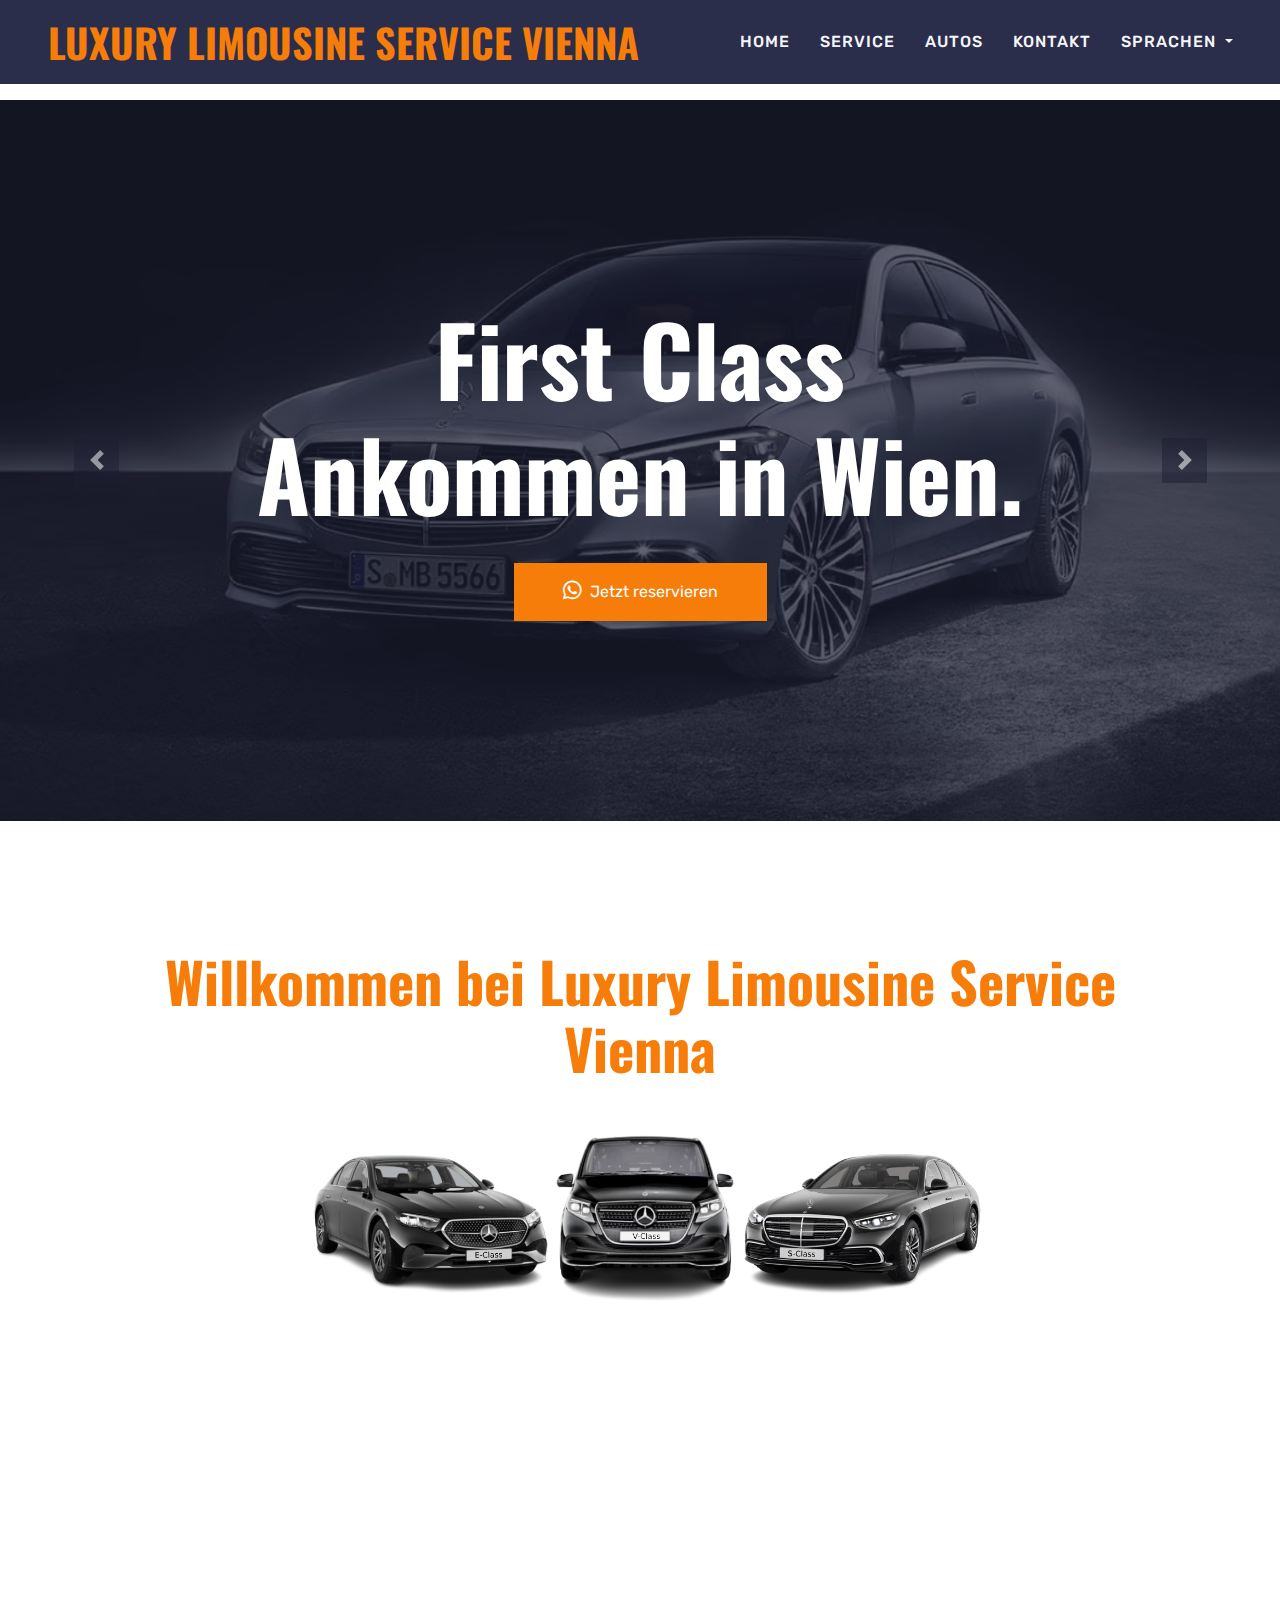
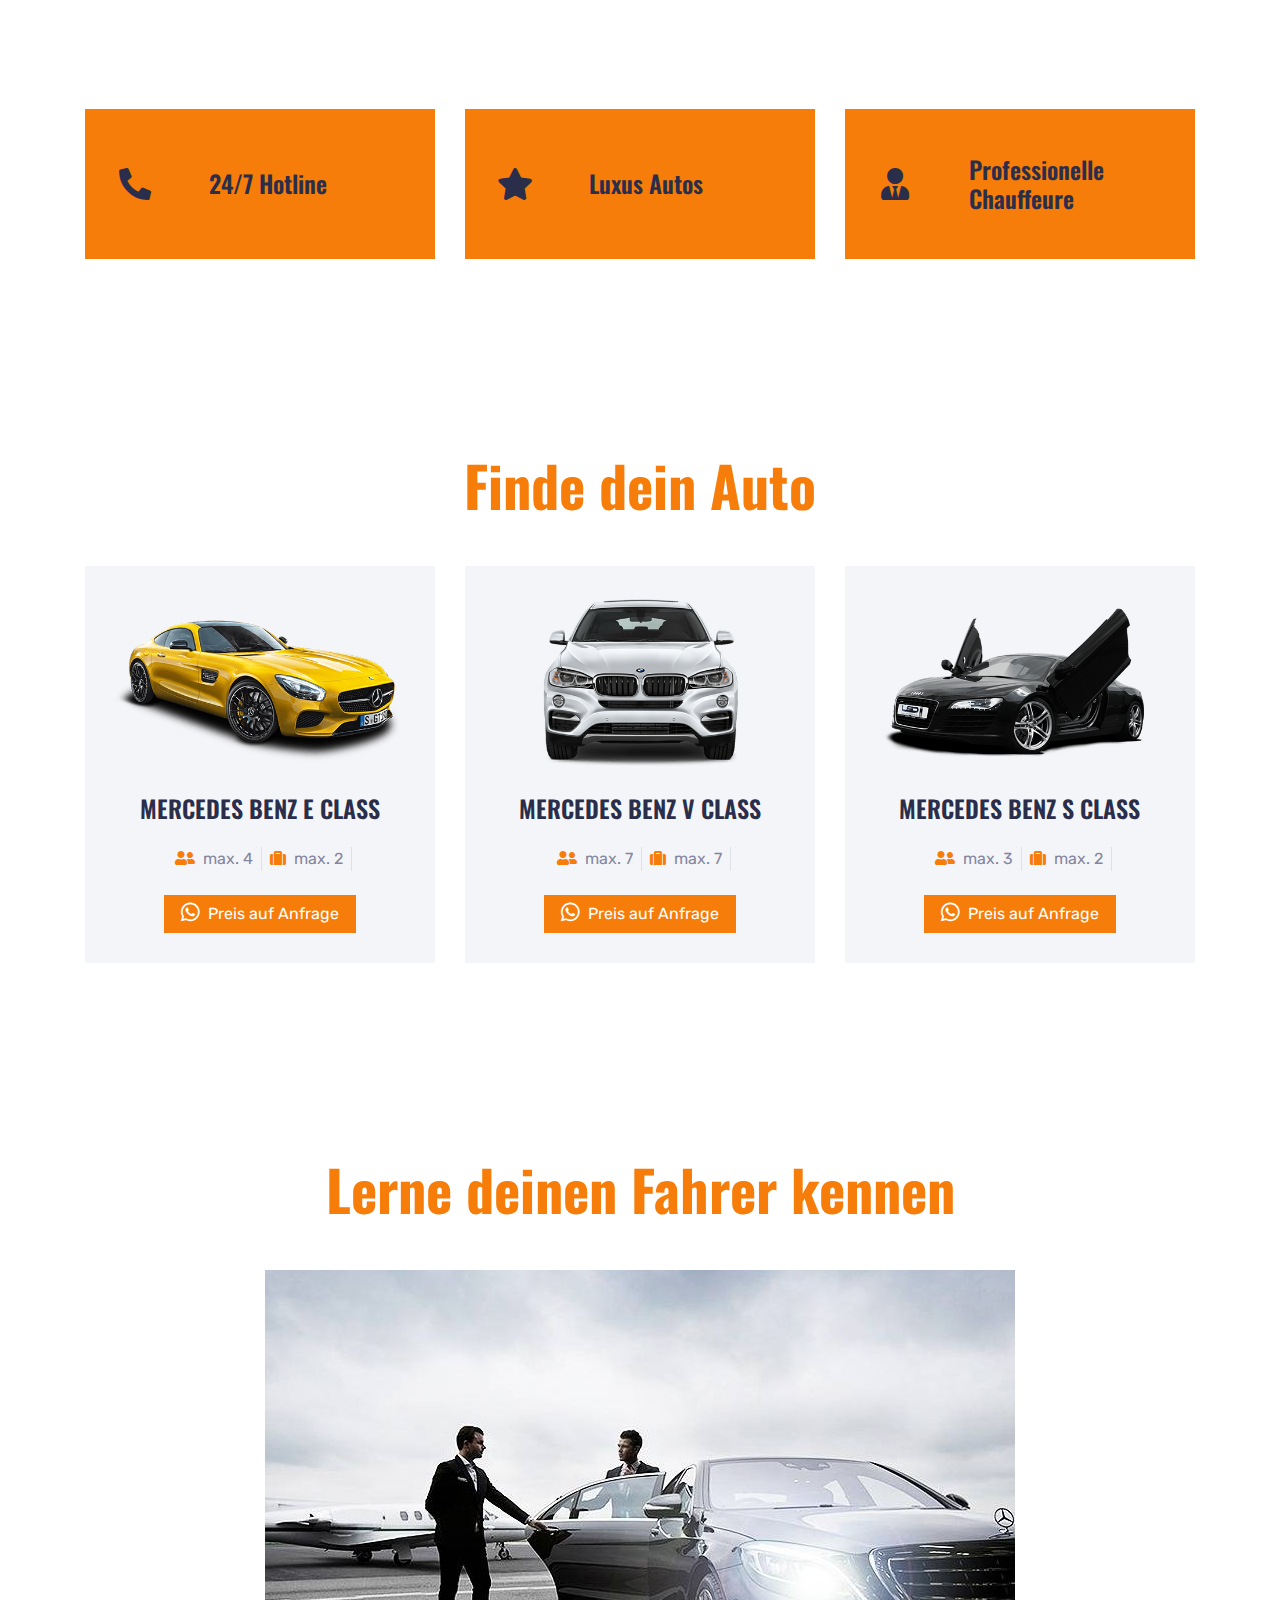
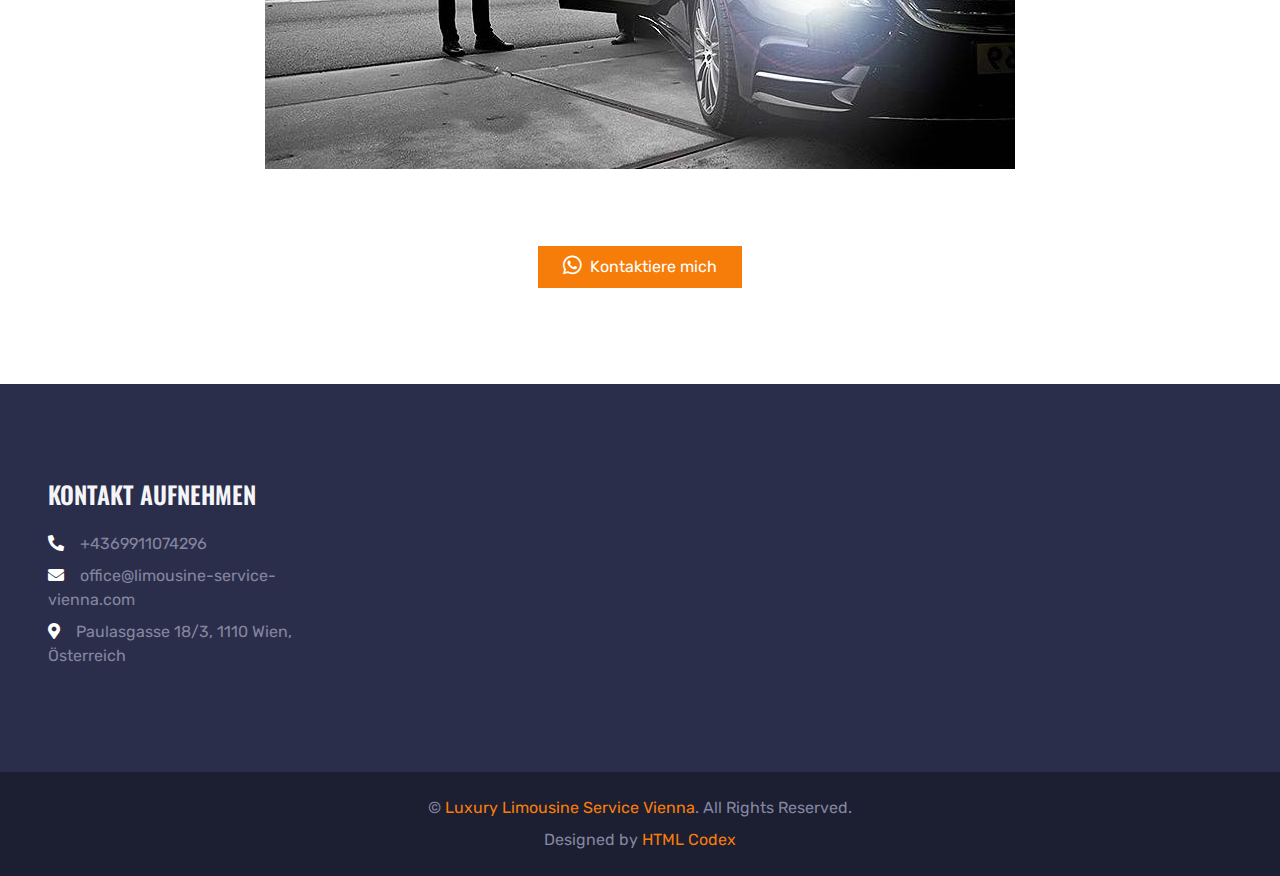
<file: index.html>
<!DOCTYPE html>
<html lang="en">
<head>
    <meta charset="utf-8">
    <title>Luxury Limousine Service Vienna</title>
    <meta content="width=device-width, initial-scale=1.0" name="viewport">
    <meta content="Free HTML Templates" name="keywords">
    <meta content="Free HTML Templates" name="description">
    <!-- Favicon -->
    <link href="img/favicon.ico" rel="icon">
    <!-- Google Web Fonts -->
    <link rel="preconnect" href="https://fonts.gstatic.com">
    <link href="https://fonts.googleapis.com/css2?family=Oswald:wght@400;500;600;700&family=Rubik&display=swap" rel="stylesheet"> 
    <!-- Font Awesome -->
    <link href="https://cdnjs.cloudflare.com/ajax/libs/font-awesome/5.15.0/css/all.min.css" rel="stylesheet">
    <!-- Libraries Stylesheet -->
    <link href="lib/owlcarousel/assets/owl.carousel.min.css" rel="stylesheet">
    <link href="lib/tempusdominus/css/tempusdominus-bootstrap-4.min.css" rel="stylesheet" />
    <!-- Customized Bootstrap Stylesheet -->
    <link href="css/bootstrap.min.css" rel="stylesheet">
    <!-- Template Stylesheet -->
    <link href="css/style.css" rel="stylesheet">
</head>
<body>
<!-- Navbar Start -->
<div class="container-fluid position-relative nav-bar p-0">
    <div class="position-relative" style="z-index: 9;">
        <nav class="navbar navbar-expand-lg bg-secondary navbar-dark py-3 py-lg-0 pl-3 pl-lg-5 fixed-top">
            <div class="d-flex align-items-center justify-content-between w-100">
                <!-- Logo and Header -->
                <a href="" class="navbar-brand d-flex align-items-center">
                    <h1 class="text-uppercase text-primary mb-0">Luxury Limousine Service Vienna</h1>
                </a>

                <!-- Navbar Toggler -->
                <button type="button" class="navbar-toggler ml-auto" data-toggle="collapse" data-target="#navbarCollapse">
                    <span class="navbar-toggler-icon"></span>
                </button>
            </div>

            <!-- Navbar Links -->
            <div class="collapse navbar-collapse justify-content-between px-3" id="navbarCollapse">
                <div class="navbar-nav ml-auto py-0">
                    <a href="#" class="nav-item nav-link" onclick="collapseNavbar()">Home</a>
                    <a href="#service" class="nav-item nav-link" onclick="collapseNavbar()">Service</a>
                    <a href="#cars" class="nav-item nav-link" onclick="collapseNavbar()">Autos</a>
                    <a href="#driver" class="nav-item nav-link" onclick="collapseNavbar()">Kontakt</a>
                    <div class="nav-item dropdown">
                        <a href="#" class="nav-link dropdown-toggle" id="languageDropdown" role="button" data-toggle="dropdown" aria-haspopup="true" aria-expanded="false">
                            Sprachen
                        </a>
                        <div class="dropdown-menu" aria-labelledby="languageDropdown">
                            <a href="#" id="deButton" class="dropdown-item" onclick="switchToGerman()">
                                <img src="img/DE.png" alt="DE" style="width: 20px; height: 15px;"> DE
                            </a>
                            <a href="#" id="enButton" class="dropdown-item" onclick="switchToEnglish()">
                                <img src="img/EN.png" alt="EN" style="width: 20px; height: 15px;"> EN
                            </a>
                        </div>
                    </div>
                </div>
            </div>
        </nav>
    </div>
</div>
<!-- Navbar End -->
    <!-- Carousel Start -->
    <div class="container-fluid p-0" style="margin-bottom: 30px; margin-top: 100px;">
        <div id="header-carousel" class="carousel slide" data-ride="carousel">
            <div class="carousel-inner">
                <div class="carousel-item active">
                    <img class="w-100" src="img/car11.jpg" alt="Image">
                    <div class="carousel-caption d-flex flex-column align-items-center justify-content-center">
                        <div class="p-3" style="max-width: 900px;">
                            <h1 class="display-1 text-white mb-md-4">First Class <br> Ankommen in Wien.</h1>
                            <a href="https://wa.me/+4369911074296" class="btn btn-primary py-md-3 px-md-5 mt-2">
                                <i class="fab fa-whatsapp fa-lg mr-2"></i>Jetzt reservieren
                            </a>
                        </div>
                    </div>
                </div>
                <div class="carousel-item">
                    <img class="w-100" src="img/car22.jpg" alt="Image">
                    <div class="carousel-caption d-flex flex-column align-items-center justify-content-center">
                        <div class="p-3" style="max-width: 900px;">
                            <h1 class="display-1 text-white mb-md-4">Exklusiver Flughafentransfer & Sightseeing in Wien.</h1>
                            <a href="https://wa.me/+4369911074296" class="btn btn-primary py-md-3 px-md-5 mt-2">
                                <i class="fab fa-whatsapp fa-lg mr-2"></i>Jetzt reservieren
                            </a>
                        </div>
                    </div>
                </div>
                <div class="carousel-item">
                    <img class="w-100" src="img/car33.jpg" alt="Image">
                    <div class="carousel-caption d-flex flex-column align-items-center justify-content-center">
                        <div class="p-3" style="max-width: 900px;">
                            <h1 class="display-1 text-white mb-md-4">Ankommen, <br>zurücklehnen, genießen.</h1>
                            <a href="https://wa.me/+4369911074296" class="btn btn-primary py-md-3 px-md-5 mt-2">
                                <i class="fab fa-whatsapp fa-lg mr-2"></i>Jetzt reservieren
                            </a>
                        </div>
                    </div>
                </div>
            </div>
            <a class="carousel-control-prev" href="#header-carousel" data-slide="prev">
                <div class="btn btn-dark" style="width: 45px; height: 45px;">
                    <span class="carousel-control-prev-icon mb-n2"></span>
                </div>
            </a>
            <a class="carousel-control-next" href="#header-carousel" data-slide="next">
                <div class="btn btn-dark" style="width: 45px; height: 45px;">
                    <span class="carousel-control-next-icon mb-n2"></span>
                </div>
            </a>
        </div>
    </div>
    <!-- Carousel End -->
    <!-- About Start -->
    <div class="container-fluid py-5">
        <div class="container pt-5 pb-3">
            <h1 id="service" class="display-4 text-primary text-center mb-5">Willkommen bei <span class="text-primary">Luxury Limousine Service Vienna</span></h1>
            <div class="row justify-content-center">
                <div class="col-lg-10 text-center">
                    <img class="w-75 mb-4" src="img/combined.png" alt="" style="height: auto; width: auto;">
                    <p style="color: white;">Willkommen bei Luxury Limousine Service Vienna – Ihrem exklusiven Partner für hochwertige Flughafentransfers, private Sightseeing-Erlebnisse und komfortable Fahrten in und rund um Wien.</p>
                    <p style="color: white;">Wir stehen für erstklassigen Service, höchste Qualität und stilvollen Komfort. Ob Sie am Flughafen Wien ankommen oder abfliegen – unsere professionellen Chauffeure holen Sie pünktlich ab und bringen Sie entspannt, sicher und in eleganten Mercedes-Fahrzeugen an Ihr Ziel. Auch für Kundinnen und Kunden aus Wien bieten wir zuverlässige Abholungen von zu Hause, vom Hotel oder vom Büro.</p>                      
                    <p style="color: white;">Unsere Chauffeure treten stets im gepflegten Anzug auf und überzeugen mit elegantem Auftreten. In jedem Fahrzeug steht Ihnen stilles Wasser zur Verfügung – für eine angenehme und erfrischende Fahrt auf höchstem Niveau.</p>
                    <p style="color: white;">Neben klassischen Transfers bieten wir individuelle Sightseeing-Touren in luxuriösem Rahmen sowie ausgewählte Fahrten auch über die Stadtgrenzen hinaus – ganz nach Ihren Wünschen und Ihrem Zeitplan.</p>  
                    <p style="color: white;">Mit Luxury Limousine Service Vienna erleben Sie mehr als nur eine Fahrt – Sie genießen Stil, Komfort und echte Wiener Gastfreundschaft.</p>
                </div>
            </div>
            <div class="row mt-3">
                <div class="col-lg-4 mb-2">
                    <div class="d-flex align-items-center bg-primary p-4 mb-4" style="height: 150px;">
                        <div class="d-flex align-items-center justify-content-center flex-shrink-0 bg-primary ml-n4 mr-4" style="width: 100px; height: 100px;">
                            <i class="fa fa-2x fa-phone-alt text-secondary"></i>
                        </div>
                        <h4 class="text-secondary m-0">24/7 Hotline</h4>
                    </div>
                </div>
                <div class="col-lg-4 mb-2">
                    <div class="d-flex align-items-center bg-primary p-4 mb-4" style="height: 150px;">
                        <div class="d-flex align-items-center justify-content-center flex-shrink-0 bg-primary ml-n4 mr-4" style="width: 100px; height: 100px;">
                            <i class="fa fa-2x fa-star text-secondary"></i>
                        </div>
                        <h4 class="text-secondary m-0">Luxus Autos</h4>
                    </div>
                </div>
                <div class="col-lg-4 mb-2">
                    <div class="d-flex align-items-center bg-primary p-4 mb-4" style="height: 150px;">
                        <div class="d-flex align-items-center justify-content-center flex-shrink-0 bg-primary ml-n4 mr-4" style="width: 100px; height: 100px;">
                            <i class="fa fa-2x fa-user-tie text-secondary"></i>
                        </div>
                        <h4 class="text-secondary m-0">Professionelle Chauffeure</h4>
                    </div>
                </div>
            </div>
        </div>
    </div>
    <!-- About End -->
    <!-- Rent A Car Start -->
    <div class="container-fluid py-5">
        <div class="container pt-5 pb-3">
            <h1 id="cars" class="display-4 text-primary text-center mb-5">Finde dein Auto</h1>
            <div class="row">
                <div class="col-lg-4 col-md-6 mb-2">
                    <div class="rent-item mb-4">
                        <img class="img-fluid mb-4" src="img/car-rent-1.png" alt="">
                        <h4 class="text-uppercase mb-4">Mercedes Benz E Class</h4>
                        <div class="d-flex justify-content-center mb-4">
                            <div class="px-2">
                                <i class="fa fa-user-friends text-primary mr-1"></i>
                                <span>max. 4</span>
                            </div>
                            <div class="px-2 border-left border-right">
                                <i class="fa fa-suitcase text-primary mr-1"></i>
                                <span>max. 2</span>
                            </div>
                        </div>
                        <a class="btn btn-primary px-3" href="https://wa.me/+4369911074296">
                            <i class="fab fa-whatsapp fa-lg mr-2"></i>Preis auf Anfrage
                        </a>
                    </div>
                </div>
                <div class="col-lg-4 col-md-6 mb-2">
                    <div class="rent-item mb-4">
                        <img class="img-fluid mb-4" src="img/car-rent-2.png" alt="">
                        <h4 class="text-uppercase mb-4">Mercedes Benz V Class</h4>
                        <div class="d-flex justify-content-center mb-4">
                            <div class="px-2">
                                <i class="fa fa-user-friends text-primary mr-1"></i>
                                <span>max. 7</span>
                            </div>
                            <div class="px-2 border-left border-right">
                                <i class="fa fa-suitcase text-primary mr-1"></i>
                                <span>max. 7</span>
                            </div>
                        </div>
                        <a class="btn btn-primary px-3" href="https://wa.me/+4369911074296">
                            <i class="fab fa-whatsapp fa-lg mr-2"></i>Preis auf Anfrage
                        </a>
                    </div>
                </div>
                <div class="col-lg-4 col-md-6 mb-2">
                    <div class="rent-item mb-4">
                        <img class="img-fluid mb-4" src="img/car-rent-3.png" alt="">
                        <h4 class="text-uppercase mb-4">Mercedes Benz S Class</h4>
                        <div class="d-flex justify-content-center mb-4">
                            <div class="px-2">
                                <i class="fa fa-user-friends text-primary mr-1"></i>
                                <span>max. 3</span>
                            </div>
                            <div class="px-2 border-left border-right">
                                <i class="fa fa-suitcase text-primary mr-1"></i>
                                <span>max. 2</span>
                            </div>
                        </div>
                        <a class="btn btn-primary px-3" href="https://wa.me/+4369911074296">
                            <i class="fab fa-whatsapp fa-lg mr-2"></i>Preis auf Anfrage
                        </a>
                    </div>
                </div>
            </div>
        </div>
    </div>
    <!-- Rent A Car End -->
    <!-- Team Start -->
    <div class="container-fluid py-5">
        <div class="container py-5">
            <h1 id="driver" class="display-4 text-primary text-center mb-5">Lerne deinen Fahrer kennen</h1>
            <div class="d-flex justify-content-center align-items-center">
                <div class="text-center mx-3">
                    <img class="img-fluid w-70 mb-4" src="img/Limo-service-seattle.jpg" alt="">
                    <h4 class="text-white">Melih Deveci</h4>
                    <div class="mt-4">
                        <a href="https://wa.me/+4369911074296" target="_blank" class="btn btn-primary py-2 px-4">
                            <i class="fab fa-whatsapp fa-lg mr-2"></i>Kontaktiere mich
                        </a>
                    </div>
                </div>
            </div>
        </div>
    </div>
    <!-- Team End -->
    <!-- Footer Start -->
    <div class="container-fluid bg-secondary py-5 px-sm-3 px-md-5" style="margin-top: 0px;">
        <div class="row pt-5">
            <div class="col-lg-3 col-md-6 mb-5">
                <h4 class="text-uppercase text-light mb-4">Kontakt aufnehmen</h4>
                <p class="mb-2"><i class="fa fa-phone-alt text-white mr-3"></i>+4369911074296</p>
                <p class="mb-2"><i class="fa fa-envelope text-white mr-3"></i>office@limousine-service-vienna.com</p>
                <p class="mb-2"><i class="fa fa-map-marker-alt text-white mr-3"></i>Paulasgasse 18/3, 1110 Wien, Österreich</p>
            </div>
        </div>
    </div>
    <div class="container-fluid bg-dark py-4 px-sm-3 px-md-5">
        <p class="mb-2 text-center text-body">&copy; <a href="#">Luxury Limousine Service Vienna</a>. All Rights Reserved.</p>		
		<!--/*** This template is free as long as you keep the footer author’s credit link/attribution link/backlink. If you'd like to use the template without the footer author’s credit link/attribution link/backlink, you can purchase the Credit Removal License from "https://htmlcodex.com/credit-removal". Thank you for your support. ***/-->					
        <p class="m-0 text-center text-body">Designed by <a href="https://htmlcodex.com">HTML Codex</a></p>
    </div>
    <!-- Footer End -->
    <!-- Back to Top -->
    <a href="#" class="btn btn-lg btn-primary btn-lg-square back-to-top"><i class="fa fa-angle-double-up"></i></a>
    <!-- JavaScript Libraries -->
    <script src="https://code.jquery.com/jquery-3.4.1.min.js"></script>
    <script src="https://stackpath.bootstrapcdn.com/bootstrap/4.4.1/js/bootstrap.bundle.min.js"></script>
    <script src="lib/easing/easing.min.js"></script>
    <script src="lib/waypoints/waypoints.min.js"></script>
    <script src="lib/owlcarousel/owl.carousel.min.js"></script>
    <script src="lib/tempusdominus/js/moment.min.js"></script>
    <script src="lib/tempusdominus/js/moment-timezone.min.js"></script>
    <script src="lib/tempusdominus/js/tempusdominus-bootstrap-4.min.js"></script>
    <!-- Template Javascript -->
    <script src="js/main.js"></script>
    <script src="js/js.js"></script>
</body>
</html>
</file>
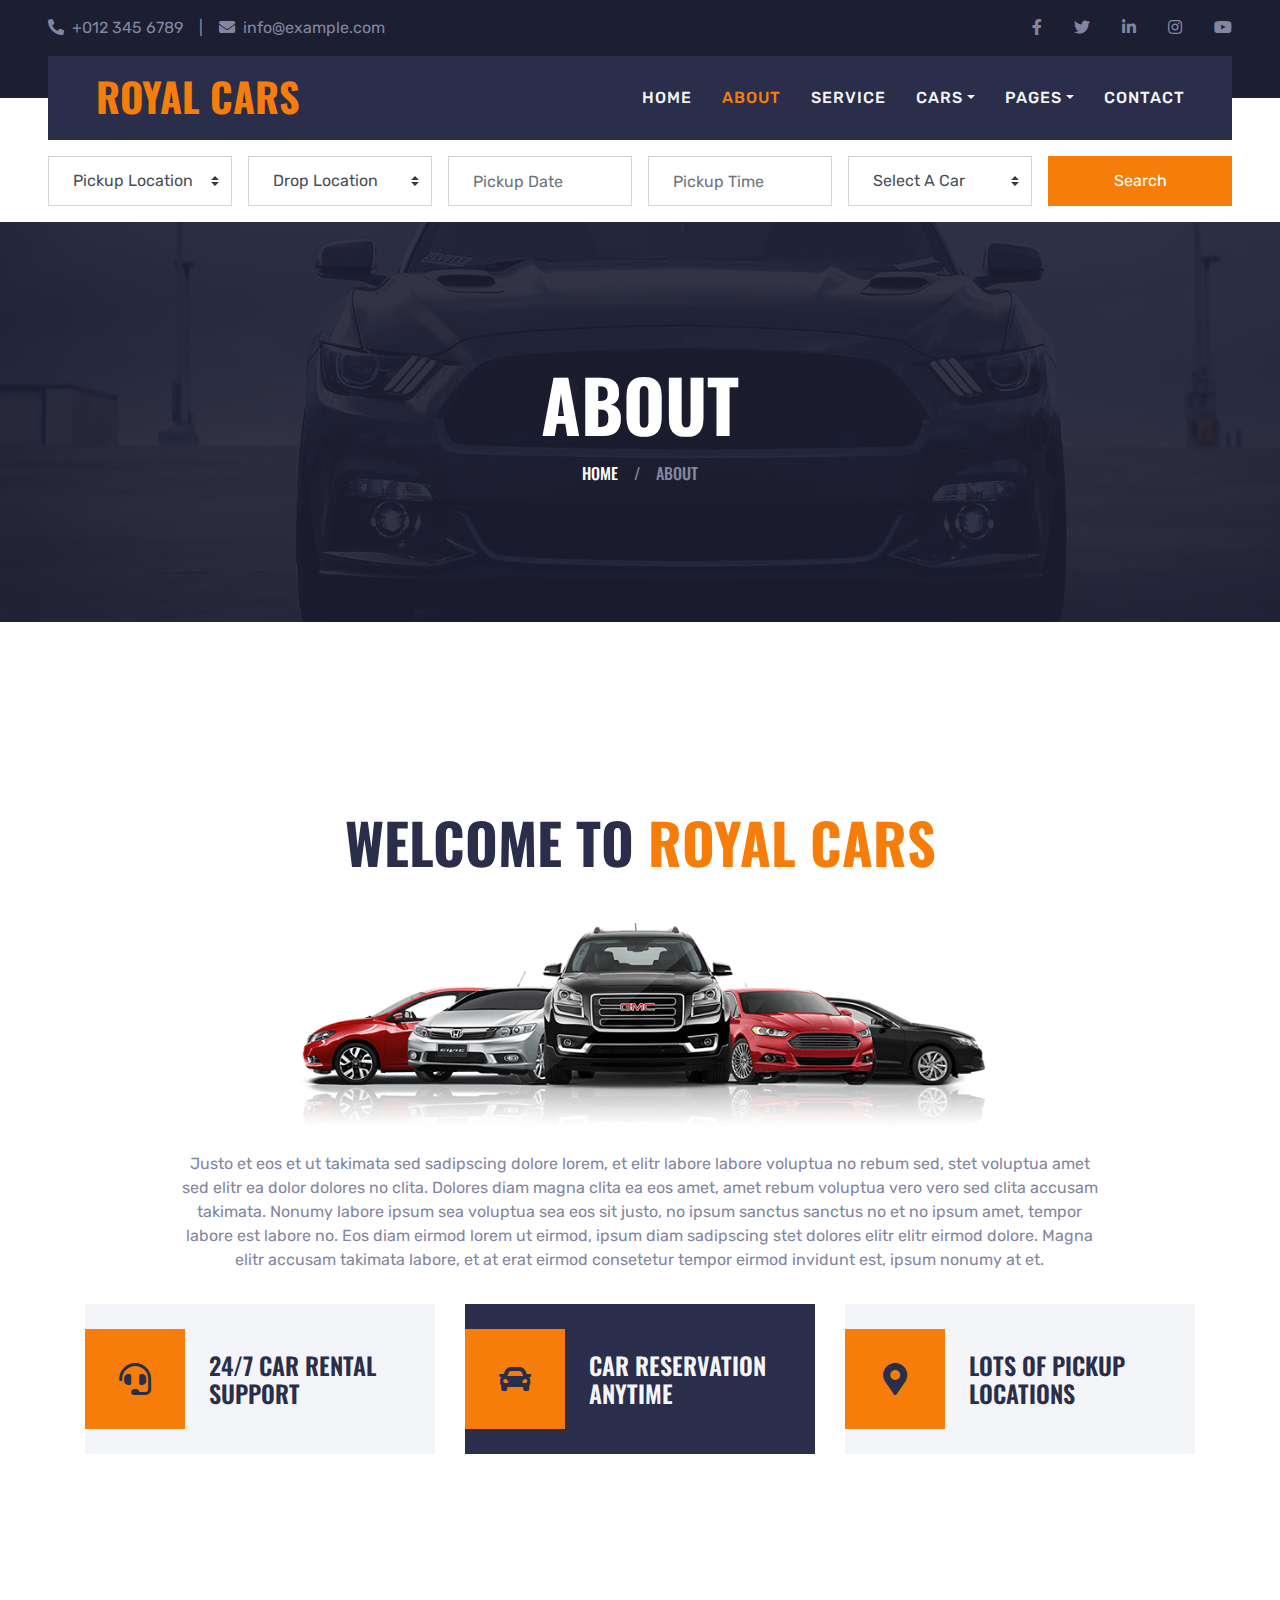
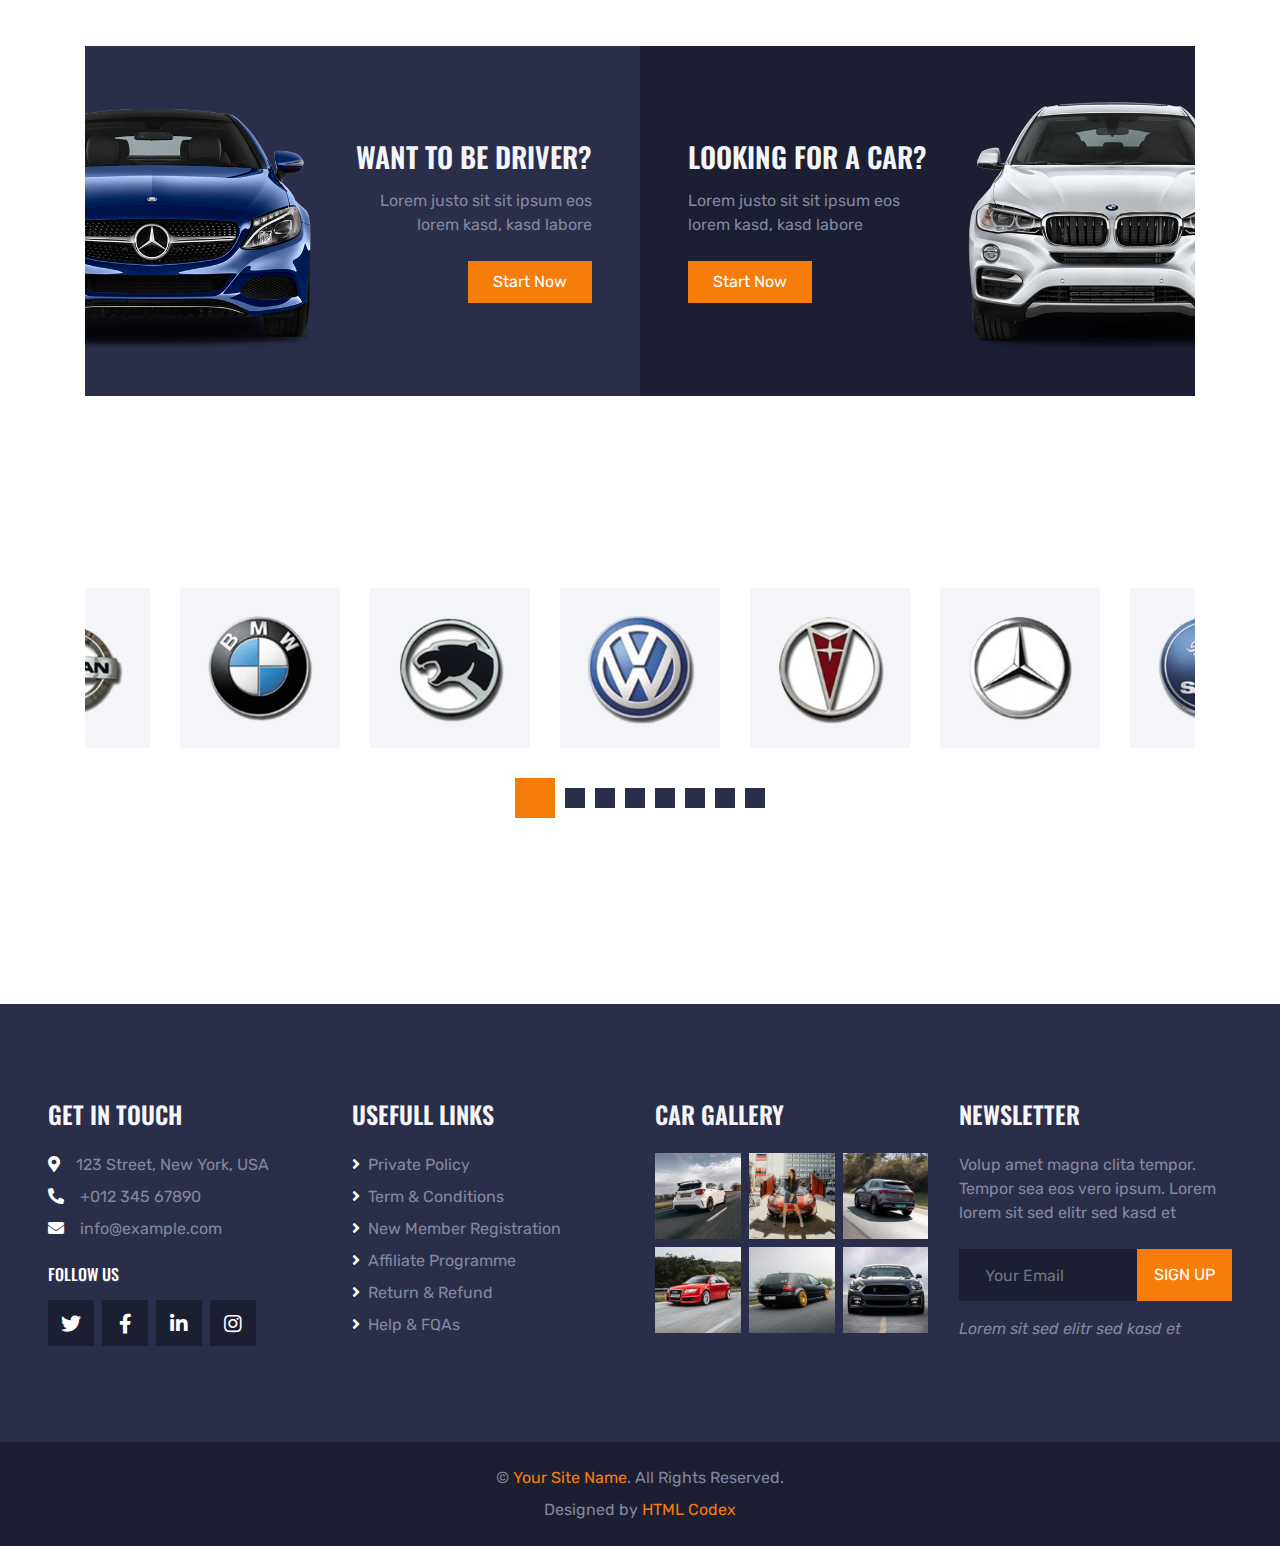
<file: about.html>
<!DOCTYPE html>
<html lang="en">

<head>
    <meta charset="utf-8">
    <title>ROYAL CARS - Car Rental HTML Template</title>
    <meta content="width=device-width, initial-scale=1.0" name="viewport">
    <meta content="Free HTML Templates" name="keywords">
    <meta content="Free HTML Templates" name="description">

    <!-- Favicon -->
    <link href="img/favicon.ico" rel="icon">

    <!-- Google Web Fonts -->
    <link rel="preconnect" href="https://fonts.gstatic.com">
    <link href="https://fonts.googleapis.com/css2?family=Oswald:wght@400;500;600;700&family=Rubik&display=swap" rel="stylesheet"> 

    <!-- Font Awesome -->
    <link href="https://cdnjs.cloudflare.com/ajax/libs/font-awesome/5.15.0/css/all.min.css" rel="stylesheet">

    <!-- Libraries Stylesheet -->
    <link href="lib/owlcarousel/assets/owl.carousel.min.css" rel="stylesheet">
    <link href="lib/tempusdominus/css/tempusdominus-bootstrap-4.min.css" rel="stylesheet" />

    <!-- Customized Bootstrap Stylesheet -->
    <link href="css/bootstrap.min.css" rel="stylesheet">

    <!-- Template Stylesheet -->
    <link href="css/style.css" rel="stylesheet">
</head>

<body>
    <!-- Topbar Start -->
    <div class="container-fluid bg-dark py-3 px-lg-5 d-none d-lg-block">
        <div class="row">
            <div class="col-md-6 text-center text-lg-left mb-2 mb-lg-0">
                <div class="d-inline-flex align-items-center">
                    <a class="text-body pr-3" href=""><i class="fa fa-phone-alt mr-2"></i>+012 345 6789</a>
                    <span class="text-body">|</span>
                    <a class="text-body px-3" href=""><i class="fa fa-envelope mr-2"></i>info@example.com</a>
                </div>
            </div>
            <div class="col-md-6 text-center text-lg-right">
                <div class="d-inline-flex align-items-center">
                    <a class="text-body px-3" href="">
                        <i class="fab fa-facebook-f"></i>
                    </a>
                    <a class="text-body px-3" href="">
                        <i class="fab fa-twitter"></i>
                    </a>
                    <a class="text-body px-3" href="">
                        <i class="fab fa-linkedin-in"></i>
                    </a>
                    <a class="text-body px-3" href="">
                        <i class="fab fa-instagram"></i>
                    </a>
                    <a class="text-body pl-3" href="">
                        <i class="fab fa-youtube"></i>
                    </a>
                </div>
            </div>
        </div>
    </div>
    <!-- Topbar End -->


    <!-- Navbar Start -->
    <div class="container-fluid position-relative nav-bar p-0">
        <div class="position-relative px-lg-5" style="z-index: 9;">
            <nav class="navbar navbar-expand-lg bg-secondary navbar-dark py-3 py-lg-0 pl-3 pl-lg-5">
                <a href="" class="navbar-brand">
                    <h1 class="text-uppercase text-primary mb-1">Royal Cars</h1>
                </a>
                <button type="button" class="navbar-toggler" data-toggle="collapse" data-target="#navbarCollapse">
                    <span class="navbar-toggler-icon"></span>
                </button>
                <div class="collapse navbar-collapse justify-content-between px-3" id="navbarCollapse">
                    <div class="navbar-nav ml-auto py-0">
                        <a href="index.html" class="nav-item nav-link">Home</a>
                        <a href="about.html" class="nav-item nav-link active">About</a>
                        <a href="service.html" class="nav-item nav-link">Service</a>
                        <div class="nav-item dropdown">
                            <a href="#" class="nav-link dropdown-toggle" data-toggle="dropdown">Cars</a>
                            <div class="dropdown-menu rounded-0 m-0">
                                <a href="car.html" class="dropdown-item">Car Listing</a>
                                <a href="detail.html" class="dropdown-item">Car Detail</a>
                                <a href="booking.html" class="dropdown-item">Car Booking</a>
                            </div>
                        </div>
                        <div class="nav-item dropdown">
                            <a href="#" class="nav-link dropdown-toggle" data-toggle="dropdown">Pages</a>
                            <div class="dropdown-menu rounded-0 m-0">
                                <a href="team.html" class="dropdown-item">The Team</a>
                                <a href="testimonial.html" class="dropdown-item">Testimonial</a>
                            </div>
                        </div>
                        <a href="contact.html" class="nav-item nav-link">Contact</a>
                    </div>
                </div>
            </nav>
        </div>
    </div>
    <!-- Navbar End -->


    <!-- Search Start -->
    <div class="container-fluid bg-white pt-3 px-lg-5">
        <div class="row mx-n2">
            <div class="col-xl-2 col-lg-4 col-md-6 px-2">
                <select class="custom-select px-4 mb-3" style="height: 50px;">
                    <option selected>Pickup Location</option>
                    <option value="1">Location 1</option>
                    <option value="2">Location 2</option>
                    <option value="3">Location 3</option>
                </select>
            </div>
            <div class="col-xl-2 col-lg-4 col-md-6 px-2">
                <select class="custom-select px-4 mb-3" style="height: 50px;">
                    <option selected>Drop Location</option>
                    <option value="1">Location 1</option>
                    <option value="2">Location 2</option>
                    <option value="3">Location 3</option>
                </select>
            </div>
            <div class="col-xl-2 col-lg-4 col-md-6 px-2">
                <div class="date mb-3" id="date" data-target-input="nearest">
                    <input type="text" class="form-control p-4 datetimepicker-input" placeholder="Pickup Date"
                        data-target="#date" data-toggle="datetimepicker" />
                </div>
            </div>
            <div class="col-xl-2 col-lg-4 col-md-6 px-2">
                <div class="time mb-3" id="time" data-target-input="nearest">
                    <input type="text" class="form-control p-4 datetimepicker-input" placeholder="Pickup Time"
                        data-target="#time" data-toggle="datetimepicker" />
                </div>
            </div>
            <div class="col-xl-2 col-lg-4 col-md-6 px-2">
                <select class="custom-select px-4 mb-3" style="height: 50px;">
                    <option selected>Select A Car</option>
                    <option value="1">Car 1</option>
                    <option value="2">Car 1</option>
                    <option value="3">Car 1</option>
                </select>
            </div>
            <div class="col-xl-2 col-lg-4 col-md-6 px-2">
                <button class="btn btn-primary btn-block mb-3" type="submit" style="height: 50px;">Search</button>
            </div>
        </div>
    </div>
    <!-- Search End -->


    <!-- Page Header Start -->
    <div class="container-fluid page-header">
        <h1 class="display-3 text-uppercase text-white mb-3">About</h1>
        <div class="d-inline-flex text-white">
            <h6 class="text-uppercase m-0"><a class="text-white" href="">Home</a></h6>
            <h6 class="text-body m-0 px-3">/</h6>
            <h6 class="text-uppercase text-body m-0">About</h6>
        </div>
    </div>
    <!-- Page Header Start -->


    <!-- About Start -->
    <div class="container-fluid py-5">
        <div class="container pt-5 pb-3">
            <h1 class="display-4 text-uppercase text-center mb-5">Welcome To <span class="text-primary">Royal Cars</span></h1>
            <div class="row justify-content-center">
                <div class="col-lg-10 text-center">
                    <img class="w-75 mb-4" src="img/about.png" alt="">
                    <p>Justo et eos et ut takimata sed sadipscing dolore lorem, et elitr labore labore voluptua no rebum sed, stet voluptua amet sed elitr ea dolor dolores no clita. Dolores diam magna clita ea eos amet, amet rebum voluptua vero vero sed clita accusam takimata. Nonumy labore ipsum sea voluptua sea eos sit justo, no ipsum sanctus sanctus no et no ipsum amet, tempor labore est labore no. Eos diam eirmod lorem ut eirmod, ipsum diam sadipscing stet dolores elitr elitr eirmod dolore. Magna elitr accusam takimata labore, et at erat eirmod consetetur tempor eirmod invidunt est, ipsum nonumy at et.</p>
                </div>
            </div>
            <div class="row mt-3">
                <div class="col-lg-4 mb-2">
                    <div class="d-flex align-items-center bg-light p-4 mb-4" style="height: 150px;">
                        <div class="d-flex align-items-center justify-content-center flex-shrink-0 bg-primary ml-n4 mr-4" style="width: 100px; height: 100px;">
                            <i class="fa fa-2x fa-headset text-secondary"></i>
                        </div>
                        <h4 class="text-uppercase m-0">24/7 Car Rental Support</h4>
                    </div>
                </div>
                <div class="col-lg-4 mb-2">
                    <div class="d-flex align-items-center bg-secondary p-4 mb-4" style="height: 150px;">
                        <div class="d-flex align-items-center justify-content-center flex-shrink-0 bg-primary ml-n4 mr-4" style="width: 100px; height: 100px;">
                            <i class="fa fa-2x fa-car text-secondary"></i>
                        </div>
                        <h4 class="text-light text-uppercase m-0">Car Reservation Anytime</h4>
                    </div>
                </div>
                <div class="col-lg-4 mb-2">
                    <div class="d-flex align-items-center bg-light p-4 mb-4" style="height: 150px;">
                        <div class="d-flex align-items-center justify-content-center flex-shrink-0 bg-primary ml-n4 mr-4" style="width: 100px; height: 100px;">
                            <i class="fa fa-2x fa-map-marker-alt text-secondary"></i>
                        </div>
                        <h4 class="text-uppercase m-0">Lots Of Pickup Locations</h4>
                    </div>
                </div>
            </div>
        </div>
    </div>
    <!-- About End -->


    <!-- Banner Start -->
    <div class="container-fluid py-5">
        <div class="container py-5">
            <div class="row mx-0">
                <div class="col-lg-6 px-0">
                    <div class="px-5 bg-secondary d-flex align-items-center justify-content-between" style="height: 350px;">
                        <img class="img-fluid flex-shrink-0 ml-n5 w-50 mr-4" src="img/banner-left.png" alt="">
                        <div class="text-right">
                            <h3 class="text-uppercase text-light mb-3">Want to be driver?</h3>
                            <p class="mb-4">Lorem justo sit sit ipsum eos lorem kasd, kasd labore</p>
                            <a class="btn btn-primary py-2 px-4" href="">Start Now</a>
                        </div>
                    </div>
                </div>
                <div class="col-lg-6 px-0">
                    <div class="px-5 bg-dark d-flex align-items-center justify-content-between" style="height: 350px;">
                        <div class="text-left">
                            <h3 class="text-uppercase text-light mb-3">Looking for a car?</h3>
                            <p class="mb-4">Lorem justo sit sit ipsum eos lorem kasd, kasd labore</p>
                            <a class="btn btn-primary py-2 px-4" href="">Start Now</a>
                        </div>
                        <img class="img-fluid flex-shrink-0 mr-n5 w-50 ml-4" src="img/banner-right.png" alt="">
                    </div>
                </div>
            </div>
        </div>
    </div>
    <!-- Banner End -->


    <!-- Vendor Start -->
    <div class="container-fluid py-5">
        <div class="container py-5">
            <div class="owl-carousel vendor-carousel">
                <div class="bg-light p-4">
                    <img src="img/vendor-1.png" alt="">
                </div>
                <div class="bg-light p-4">
                    <img src="img/vendor-2.png" alt="">
                </div>
                <div class="bg-light p-4">
                    <img src="img/vendor-3.png" alt="">
                </div>
                <div class="bg-light p-4">
                    <img src="img/vendor-4.png" alt="">
                </div>
                <div class="bg-light p-4">
                    <img src="img/vendor-5.png" alt="">
                </div>
                <div class="bg-light p-4">
                    <img src="img/vendor-6.png" alt="">
                </div>
                <div class="bg-light p-4">
                    <img src="img/vendor-7.png" alt="">
                </div>
                <div class="bg-light p-4">
                    <img src="img/vendor-8.png" alt="">
                </div>
            </div>
        </div>
    </div>
    <!-- Vendor End -->


    <!-- Footer Start -->
    <div class="container-fluid bg-secondary py-5 px-sm-3 px-md-5" style="margin-top: 90px;">
        <div class="row pt-5">
            <div class="col-lg-3 col-md-6 mb-5">
                <h4 class="text-uppercase text-light mb-4">Get In Touch</h4>
                <p class="mb-2"><i class="fa fa-map-marker-alt text-white mr-3"></i>123 Street, New York, USA</p>
                <p class="mb-2"><i class="fa fa-phone-alt text-white mr-3"></i>+012 345 67890</p>
                <p><i class="fa fa-envelope text-white mr-3"></i>info@example.com</p>
                <h6 class="text-uppercase text-white py-2">Follow Us</h6>
                <div class="d-flex justify-content-start">
                    <a class="btn btn-lg btn-dark btn-lg-square mr-2" href="#"><i class="fab fa-twitter"></i></a>
                    <a class="btn btn-lg btn-dark btn-lg-square mr-2" href="#"><i class="fab fa-facebook-f"></i></a>
                    <a class="btn btn-lg btn-dark btn-lg-square mr-2" href="#"><i class="fab fa-linkedin-in"></i></a>
                    <a class="btn btn-lg btn-dark btn-lg-square" href="#"><i class="fab fa-instagram"></i></a>
                </div>
            </div>
            <div class="col-lg-3 col-md-6 mb-5">
                <h4 class="text-uppercase text-light mb-4">Usefull Links</h4>
                <div class="d-flex flex-column justify-content-start">
                    <a class="text-body mb-2" href="#"><i class="fa fa-angle-right text-white mr-2"></i>Private Policy</a>
                    <a class="text-body mb-2" href="#"><i class="fa fa-angle-right text-white mr-2"></i>Term & Conditions</a>
                    <a class="text-body mb-2" href="#"><i class="fa fa-angle-right text-white mr-2"></i>New Member Registration</a>
                    <a class="text-body mb-2" href="#"><i class="fa fa-angle-right text-white mr-2"></i>Affiliate Programme</a>
                    <a class="text-body mb-2" href="#"><i class="fa fa-angle-right text-white mr-2"></i>Return & Refund</a>
                    <a class="text-body" href="#"><i class="fa fa-angle-right text-white mr-2"></i>Help & FQAs</a>
                </div>
            </div>
            <div class="col-lg-3 col-md-6 mb-5">
                <h4 class="text-uppercase text-light mb-4">Car Gallery</h4>
                <div class="row mx-n1">
                    <div class="col-4 px-1 mb-2">
                        <a href=""><img class="w-100" src="img/gallery-1.jpg" alt=""></a>
                    </div>
                    <div class="col-4 px-1 mb-2">
                        <a href=""><img class="w-100" src="img/gallery-2.jpg" alt=""></a>
                    </div>
                    <div class="col-4 px-1 mb-2">
                        <a href=""><img class="w-100" src="img/gallery-3.jpg" alt=""></a>
                    </div>
                    <div class="col-4 px-1 mb-2">
                        <a href=""><img class="w-100" src="img/gallery-4.jpg" alt=""></a>
                    </div>
                    <div class="col-4 px-1 mb-2">
                        <a href=""><img class="w-100" src="img/gallery-5.jpg" alt=""></a>
                    </div>
                    <div class="col-4 px-1 mb-2">
                        <a href=""><img class="w-100" src="img/gallery-6.jpg" alt=""></a>
                    </div>
                </div>
            </div>
            <div class="col-lg-3 col-md-6 mb-5">
                <h4 class="text-uppercase text-light mb-4">Newsletter</h4>
                <p class="mb-4">Volup amet magna clita tempor. Tempor sea eos vero ipsum. Lorem lorem sit sed elitr sed kasd et</p>
                <div class="w-100 mb-3">
                    <div class="input-group">
                        <input type="text" class="form-control bg-dark border-dark" style="padding: 25px;" placeholder="Your Email">
                        <div class="input-group-append">
                            <button class="btn btn-primary text-uppercase px-3">Sign Up</button>
                        </div>
                    </div>
                </div>
                <i>Lorem sit sed elitr sed kasd et</i>
            </div>
        </div>
    </div>
    <div class="container-fluid bg-dark py-4 px-sm-3 px-md-5">
        <p class="mb-2 text-center text-body">&copy; <a href="#">Your Site Name</a>. All Rights Reserved.</p>
		
		<!--/*** This template is free as long as you keep the footer author’s credit link/attribution link/backlink. If you'd like to use the template without the footer author’s credit link/attribution link/backlink, you can purchase the Credit Removal License from "https://htmlcodex.com/credit-removal". Thank you for your support. ***/-->					
        <p class="m-0 text-center text-body">Designed by <a href="https://htmlcodex.com">HTML Codex</a></p>
    </div>
    <!-- Footer End -->


    <!-- Back to Top -->
    <a href="#" class="btn btn-lg btn-primary btn-lg-square back-to-top"><i class="fa fa-angle-double-up"></i></a>


    <!-- JavaScript Libraries -->
    <script src="https://code.jquery.com/jquery-3.4.1.min.js"></script>
    <script src="https://stackpath.bootstrapcdn.com/bootstrap/4.4.1/js/bootstrap.bundle.min.js"></script>
    <script src="lib/easing/easing.min.js"></script>
    <script src="lib/waypoints/waypoints.min.js"></script>
    <script src="lib/owlcarousel/owl.carousel.min.js"></script>
    <script src="lib/tempusdominus/js/moment.min.js"></script>
    <script src="lib/tempusdominus/js/moment-timezone.min.js"></script>
    <script src="lib/tempusdominus/js/tempusdominus-bootstrap-4.min.js"></script>

    <!-- Template Javascript -->
    <script src="js/main.js"></script>
</body>

</html>
</file>
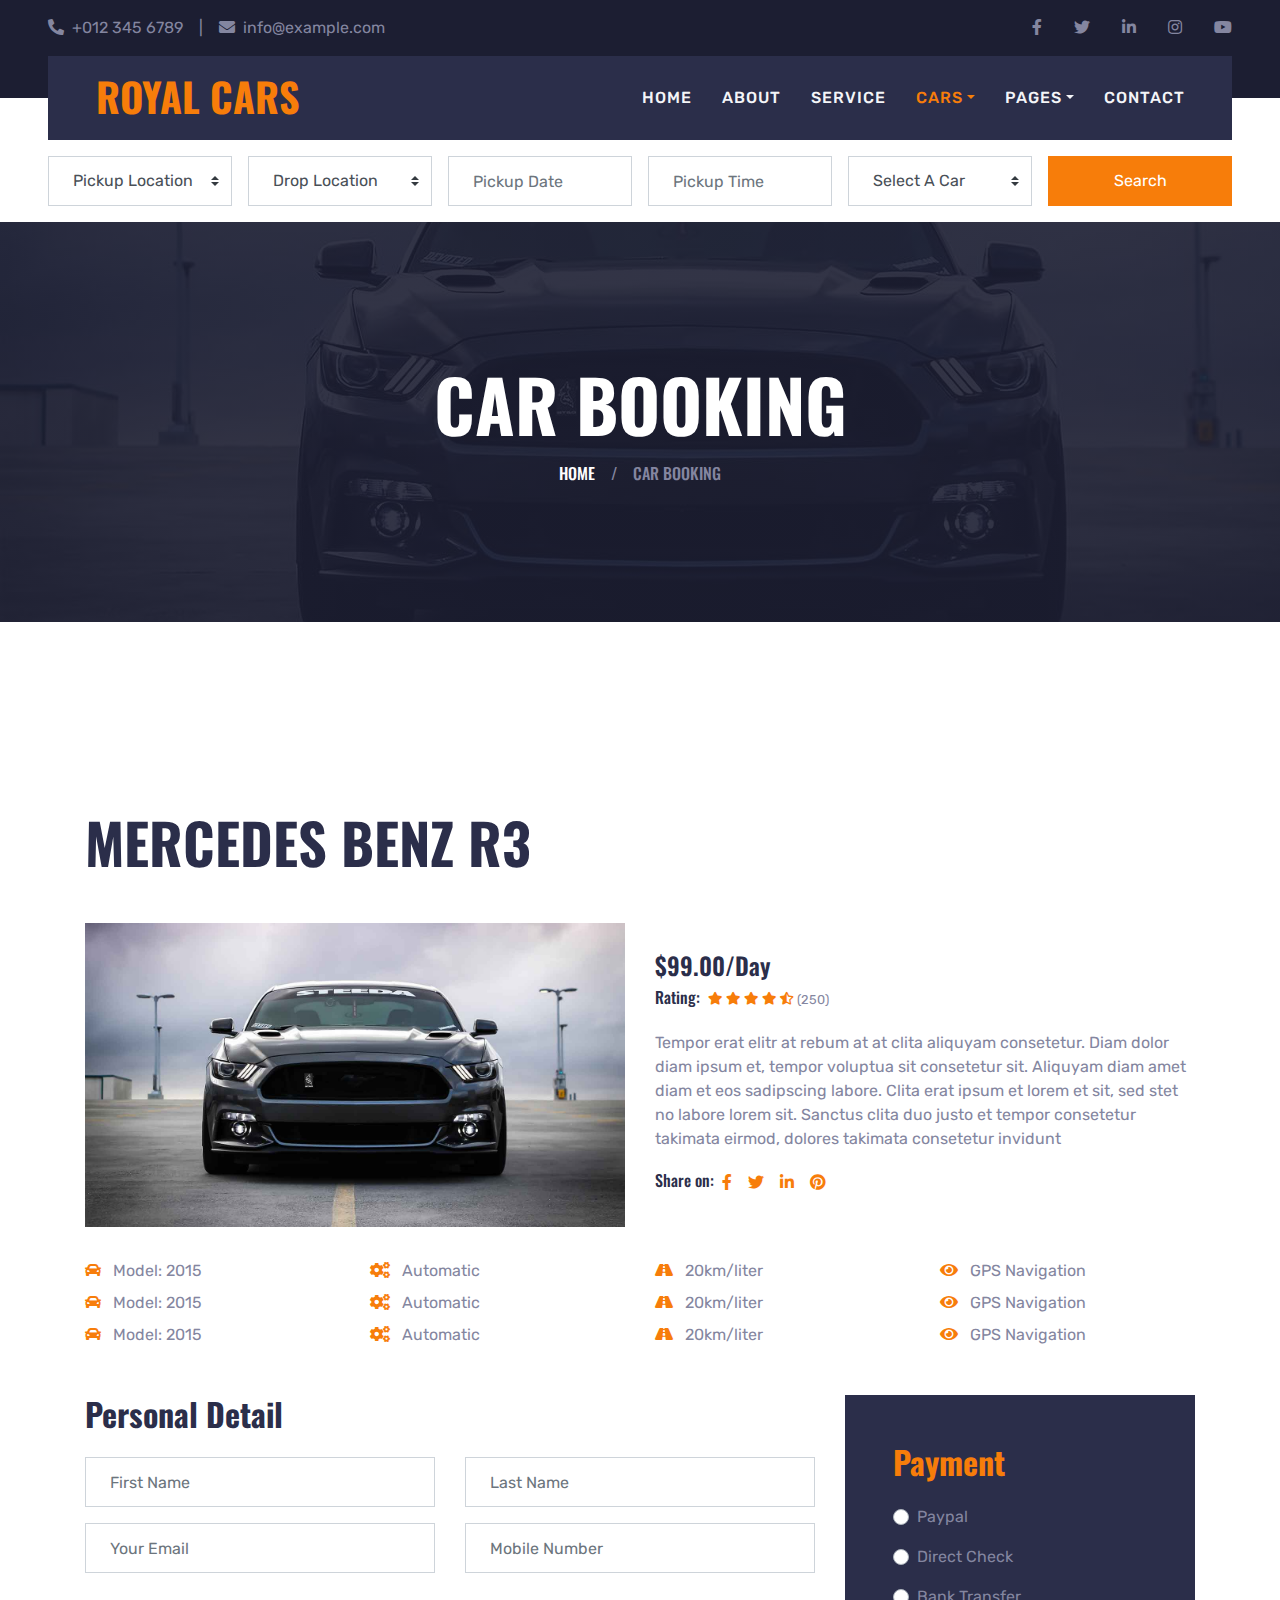
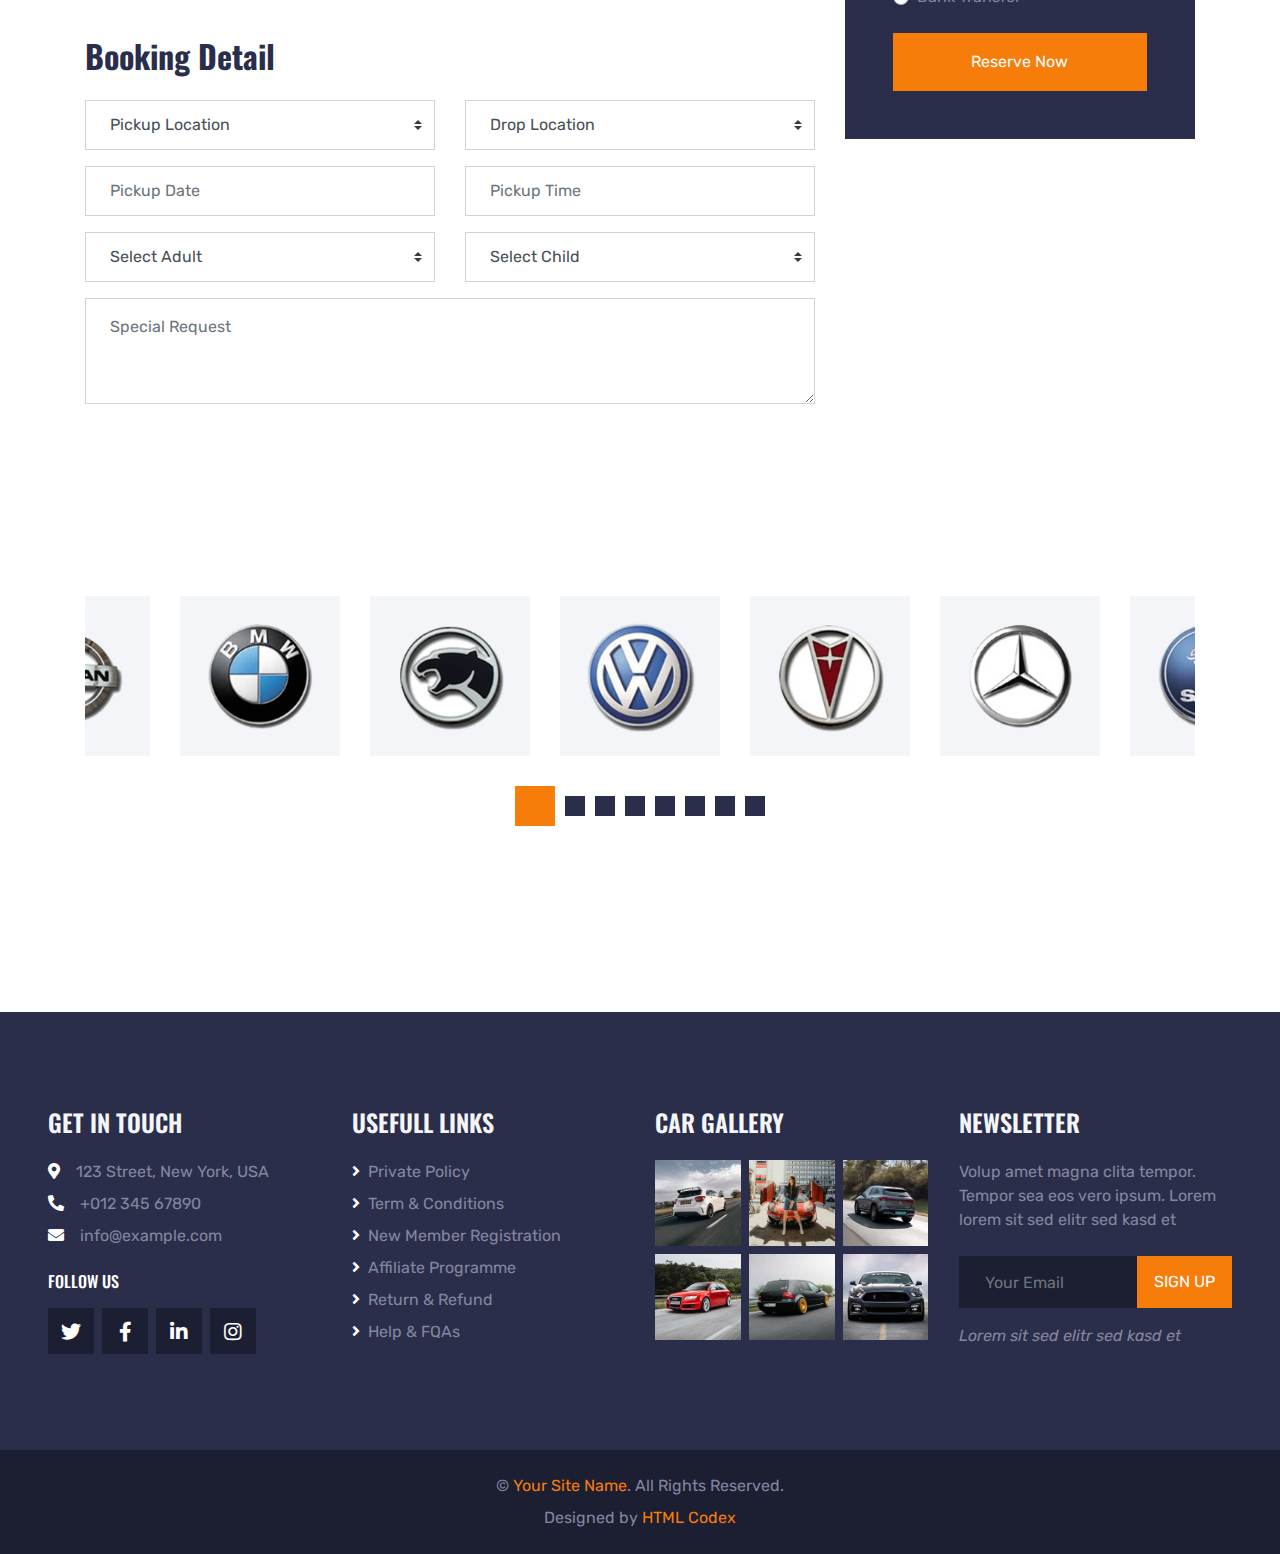
<file: booking.html>
<!DOCTYPE html>
<html lang="en">

<head>
    <meta charset="utf-8">
    <title>ROYAL CARS - Car Rental HTML Template</title>
    <meta content="width=device-width, initial-scale=1.0" name="viewport">
    <meta content="Free HTML Templates" name="keywords">
    <meta content="Free HTML Templates" name="description">

    <!-- Favicon -->
    <link href="img/favicon.ico" rel="icon">

    <!-- Google Web Fonts -->
    <link rel="preconnect" href="https://fonts.gstatic.com">
    <link href="https://fonts.googleapis.com/css2?family=Oswald:wght@400;500;600;700&family=Rubik&display=swap" rel="stylesheet"> 

    <!-- Font Awesome -->
    <link href="https://cdnjs.cloudflare.com/ajax/libs/font-awesome/5.15.0/css/all.min.css" rel="stylesheet">

    <!-- Libraries Stylesheet -->
    <link href="lib/owlcarousel/assets/owl.carousel.min.css" rel="stylesheet">
    <link href="lib/tempusdominus/css/tempusdominus-bootstrap-4.min.css" rel="stylesheet" />

    <!-- Customized Bootstrap Stylesheet -->
    <link href="css/bootstrap.min.css" rel="stylesheet">

    <!-- Template Stylesheet -->
    <link href="css/style.css" rel="stylesheet">
</head>

<body>
    <!-- Topbar Start -->
    <div class="container-fluid bg-dark py-3 px-lg-5 d-none d-lg-block">
        <div class="row">
            <div class="col-md-6 text-center text-lg-left mb-2 mb-lg-0">
                <div class="d-inline-flex align-items-center">
                    <a class="text-body pr-3" href=""><i class="fa fa-phone-alt mr-2"></i>+012 345 6789</a>
                    <span class="text-body">|</span>
                    <a class="text-body px-3" href=""><i class="fa fa-envelope mr-2"></i>info@example.com</a>
                </div>
            </div>
            <div class="col-md-6 text-center text-lg-right">
                <div class="d-inline-flex align-items-center">
                    <a class="text-body px-3" href="">
                        <i class="fab fa-facebook-f"></i>
                    </a>
                    <a class="text-body px-3" href="">
                        <i class="fab fa-twitter"></i>
                    </a>
                    <a class="text-body px-3" href="">
                        <i class="fab fa-linkedin-in"></i>
                    </a>
                    <a class="text-body px-3" href="">
                        <i class="fab fa-instagram"></i>
                    </a>
                    <a class="text-body pl-3" href="">
                        <i class="fab fa-youtube"></i>
                    </a>
                </div>
            </div>
        </div>
    </div>
    <!-- Topbar End -->


    <!-- Navbar Start -->
    <div class="container-fluid position-relative nav-bar p-0">
        <div class="position-relative px-lg-5" style="z-index: 9;">
            <nav class="navbar navbar-expand-lg bg-secondary navbar-dark py-3 py-lg-0 pl-3 pl-lg-5">
                <a href="" class="navbar-brand">
                    <h1 class="text-uppercase text-primary mb-1">Royal Cars</h1>
                </a>
                <button type="button" class="navbar-toggler" data-toggle="collapse" data-target="#navbarCollapse">
                    <span class="navbar-toggler-icon"></span>
                </button>
                <div class="collapse navbar-collapse justify-content-between px-3" id="navbarCollapse">
                    <div class="navbar-nav ml-auto py-0">
                        <a href="index.html" class="nav-item nav-link">Home</a>
                        <a href="about.html" class="nav-item nav-link">About</a>
                        <a href="service.html" class="nav-item nav-link">Service</a>
                        <div class="nav-item dropdown">
                            <a href="#" class="nav-link dropdown-toggle active" data-toggle="dropdown">Cars</a>
                            <div class="dropdown-menu rounded-0 m-0">
                                <a href="car.html" class="dropdown-item">Car Listing</a>
                                <a href="detail.html" class="dropdown-item">Car Detail</a>
                                <a href="booking.html" class="dropdown-item active">Car Booking</a>
                            </div>
                        </div>
                        <div class="nav-item dropdown">
                            <a href="#" class="nav-link dropdown-toggle" data-toggle="dropdown">Pages</a>
                            <div class="dropdown-menu rounded-0 m-0">
                                <a href="team.html" class="dropdown-item">The Team</a>
                                <a href="testimonial.html" class="dropdown-item">Testimonial</a>
                            </div>
                        </div>
                        <a href="contact.html" class="nav-item nav-link">Contact</a>
                    </div>
                </div>
            </nav>
        </div>
    </div>
    <!-- Navbar End -->


    <!-- Search Start -->
    <div class="container-fluid bg-white pt-3 px-lg-5">
        <div class="row mx-n2">
            <div class="col-xl-2 col-lg-4 col-md-6 px-2">
                <select class="custom-select px-4 mb-3" style="height: 50px;">
                    <option selected>Pickup Location</option>
                    <option value="1">Location 1</option>
                    <option value="2">Location 2</option>
                    <option value="3">Location 3</option>
                </select>
            </div>
            <div class="col-xl-2 col-lg-4 col-md-6 px-2">
                <select class="custom-select px-4 mb-3" style="height: 50px;">
                    <option selected>Drop Location</option>
                    <option value="1">Location 1</option>
                    <option value="2">Location 2</option>
                    <option value="3">Location 3</option>
                </select>
            </div>
            <div class="col-xl-2 col-lg-4 col-md-6 px-2">
                <div class="date mb-3" id="date" data-target-input="nearest">
                    <input type="text" class="form-control p-4 datetimepicker-input" placeholder="Pickup Date"
                        data-target="#date" data-toggle="datetimepicker" />
                </div>
            </div>
            <div class="col-xl-2 col-lg-4 col-md-6 px-2">
                <div class="time mb-3" id="time" data-target-input="nearest">
                    <input type="text" class="form-control p-4 datetimepicker-input" placeholder="Pickup Time"
                        data-target="#time" data-toggle="datetimepicker" />
                </div>
            </div>
            <div class="col-xl-2 col-lg-4 col-md-6 px-2">
                <select class="custom-select px-4 mb-3" style="height: 50px;">
                    <option selected>Select A Car</option>
                    <option value="1">Car 1</option>
                    <option value="2">Car 1</option>
                    <option value="3">Car 1</option>
                </select>
            </div>
            <div class="col-xl-2 col-lg-4 col-md-6 px-2">
                <button class="btn btn-primary btn-block mb-3" type="submit" style="height: 50px;">Search</button>
            </div>
        </div>
    </div>
    <!-- Search End -->


    <!-- Page Header Start -->
    <div class="container-fluid page-header">
        <h1 class="display-3 text-uppercase text-white mb-3">Car Booking</h1>
        <div class="d-inline-flex text-white">
            <h6 class="text-uppercase m-0"><a class="text-white" href="">Home</a></h6>
            <h6 class="text-body m-0 px-3">/</h6>
            <h6 class="text-uppercase text-body m-0">Car Booking</h6>
        </div>
    </div>
    <!-- Page Header Start -->


    <!-- Detail Start -->
    <div class="container-fluid pt-5">
        <div class="container pt-5 pb-3">
            <h1 class="display-4 text-uppercase mb-5">Mercedes Benz R3</h1>
            <div class="row align-items-center pb-2">
                <div class="col-lg-6 mb-4">
                    <img class="img-fluid" src="img/bg-banner.jpg" alt="">
                </div>
                <div class="col-lg-6 mb-4">
                    <h4 class="mb-2">$99.00/Day</h4>
                    <div class="d-flex mb-3">
                        <h6 class="mr-2">Rating:</h6>
                        <div class="d-flex align-items-center justify-content-center mb-1">
                            <small class="fa fa-star text-primary mr-1"></small>
                            <small class="fa fa-star text-primary mr-1"></small>
                            <small class="fa fa-star text-primary mr-1"></small>
                            <small class="fa fa-star text-primary mr-1"></small>
                            <small class="fa fa-star-half-alt text-primary mr-1"></small>
                            <small>(250)</small>
                        </div>
                    </div>
                    <p>Tempor erat elitr at rebum at at clita aliquyam consetetur. Diam dolor diam ipsum et, tempor voluptua sit consetetur sit. Aliquyam diam amet diam et eos sadipscing labore. Clita erat ipsum et lorem et sit, sed stet no labore lorem sit. Sanctus clita duo justo et tempor consetetur takimata eirmod, dolores takimata consetetur invidunt</p>
                    <div class="d-flex pt-1">
                        <h6>Share on:</h6>
                        <div class="d-inline-flex">
                            <a class="px-2" href=""><i class="fab fa-facebook-f"></i></a>
                            <a class="px-2" href=""><i class="fab fa-twitter"></i></a>
                            <a class="px-2" href=""><i class="fab fa-linkedin-in"></i></a>
                            <a class="px-2" href=""><i class="fab fa-pinterest"></i></a>
                        </div>
                    </div>
                </div>
            </div>
            <div class="row mt-n3 mt-lg-0 pb-4">
                <div class="col-md-3 col-6 mb-2">
                    <i class="fa fa-car text-primary mr-2"></i>
                    <span>Model: 2015</span>
                </div>
                <div class="col-md-3 col-6 mb-2">
                    <i class="fa fa-cogs text-primary mr-2"></i>
                    <span>Automatic</span>
                </div>
                <div class="col-md-3 col-6 mb-2">
                    <i class="fa fa-road text-primary mr-2"></i>
                    <span>20km/liter</span>
                </div>
                <div class="col-md-3 col-6 mb-2">
                    <i class="fa fa-eye text-primary mr-2"></i>
                    <span>GPS Navigation</span>
                </div>
                <div class="col-md-3 col-6 mb-2">
                    <i class="fa fa-car text-primary mr-2"></i>
                    <span>Model: 2015</span>
                </div>
                <div class="col-md-3 col-6 mb-2">
                    <i class="fa fa-cogs text-primary mr-2"></i>
                    <span>Automatic</span>
                </div>
                <div class="col-md-3 col-6 mb-2">
                    <i class="fa fa-road text-primary mr-2"></i>
                    <span>20km/liter</span>
                </div>
                <div class="col-md-3 col-6 mb-2">
                    <i class="fa fa-eye text-primary mr-2"></i>
                    <span>GPS Navigation</span>
                </div>
                <div class="col-md-3 col-6 mb-2">
                    <i class="fa fa-car text-primary mr-2"></i>
                    <span>Model: 2015</span>
                </div>
                <div class="col-md-3 col-6 mb-2">
                    <i class="fa fa-cogs text-primary mr-2"></i>
                    <span>Automatic</span>
                </div>
                <div class="col-md-3 col-6 mb-2">
                    <i class="fa fa-road text-primary mr-2"></i>
                    <span>20km/liter</span>
                </div>
                <div class="col-md-3 col-6 mb-2">
                    <i class="fa fa-eye text-primary mr-2"></i>
                    <span>GPS Navigation</span>
                </div>
            </div>
        </div>
    </div>
    <!-- Detail End -->


    <!-- Car Booking Start -->
    <div class="container-fluid pb-5">
        <div class="container">
            <div class="row">
                <div class="col-lg-8">
                    <h2 class="mb-4">Personal Detail</h2>
                    <div class="mb-5">
                        <div class="row">
                            <div class="col-6 form-group">
                                <input type="text" class="form-control p-4" placeholder="First Name" required="required">
                            </div>
                            <div class="col-6 form-group">
                                <input type="text" class="form-control p-4" placeholder="Last Name" required="required">
                            </div>
                        </div>
                        <div class="row">
                            <div class="col-6 form-group">
                                <input type="email" class="form-control p-4" placeholder="Your Email" required="required">
                            </div>
                            <div class="col-6 form-group">
                                <input type="text" class="form-control p-4" placeholder="Mobile Number" required="required">
                            </div>
                        </div>
                    </div>
                    <h2 class="mb-4">Booking Detail</h2>
                    <div class="mb-5">
                        <div class="row">
                            <div class="col-6 form-group">
                                <select class="custom-select px-4" style="height: 50px;">
                                    <option selected>Pickup Location</option>
                                    <option value="1">Location 1</option>
                                    <option value="2">Location 2</option>
                                    <option value="3">Location 3</option>
                                </select>
                            </div>
                            <div class="col-6 form-group">
                                <select class="custom-select px-4" style="height: 50px;">
                                    <option selected>Drop Location</option>
                                    <option value="1">Location 1</option>
                                    <option value="2">Location 2</option>
                                    <option value="3">Location 3</option>
                                </select>
                            </div>
                        </div>
                        <div class="row">
                            <div class="col-6 form-group">
                                <div class="date" id="date2" data-target-input="nearest">
                                    <input type="text" class="form-control p-4 datetimepicker-input" placeholder="Pickup Date"
                                        data-target="#date2" data-toggle="datetimepicker" />
                                </div>
                            </div>
                            <div class="col-6 form-group">
                                <div class="time" id="time2" data-target-input="nearest">
                                    <input type="text" class="form-control p-4 datetimepicker-input" placeholder="Pickup Time"
                                        data-target="#time2" data-toggle="datetimepicker" />
                                </div>
                            </div>
                        </div>
                        <div class="row">
                            <div class="col-6 form-group">
                                <select class="custom-select px-4" style="height: 50px;">
                                    <option selected>Select Adult</option>
                                    <option value="1">Adult 1</option>
                                    <option value="2">Adult 2</option>
                                    <option value="3">Adult 3</option>
                                </select>
                            </div>
                            <div class="col-6 form-group">
                                <select class="custom-select px-4" style="height: 50px;">
                                    <option selected>Select Child</option>
                                    <option value="1">Child 1</option>
                                    <option value="2">Child 2</option>
                                    <option value="3">Child 3</option>
                                </select>
                            </div>
                        </div>
                        <div class="form-group">
                            <textarea class="form-control py-3 px-4" rows="3" placeholder="Special Request" required="required"></textarea>
                        </div>
                    </div>
                </div>
                <div class="col-lg-4">
                    <div class="bg-secondary p-5 mb-5">
                        <h2 class="text-primary mb-4">Payment</h2>
                        <div class="form-group">
                            <div class="custom-control custom-radio">
                                <input type="radio" class="custom-control-input" name="payment" id="paypal">
                                <label class="custom-control-label" for="paypal">Paypal</label>
                            </div>
                        </div>
                        <div class="form-group">
                            <div class="custom-control custom-radio">
                                <input type="radio" class="custom-control-input" name="payment" id="directcheck">
                                <label class="custom-control-label" for="directcheck">Direct Check</label>
                            </div>
                        </div>
                        <div class="form-group mb-4">
                            <div class="custom-control custom-radio">
                                <input type="radio" class="custom-control-input" name="payment" id="banktransfer">
                                <label class="custom-control-label" for="banktransfer">Bank Transfer</label>
                            </div>
                        </div>
                        <button class="btn btn-block btn-primary py-3">Reserve Now</button>
                    </div>
                </div>
            </div>
        </div>
    </div>
    <!-- Car Booking End -->


    <!-- Vendor Start -->
    <div class="container-fluid py-5">
        <div class="container py-5">
            <div class="owl-carousel vendor-carousel">
                <div class="bg-light p-4">
                    <img src="img/vendor-1.png" alt="">
                </div>
                <div class="bg-light p-4">
                    <img src="img/vendor-2.png" alt="">
                </div>
                <div class="bg-light p-4">
                    <img src="img/vendor-3.png" alt="">
                </div>
                <div class="bg-light p-4">
                    <img src="img/vendor-4.png" alt="">
                </div>
                <div class="bg-light p-4">
                    <img src="img/vendor-5.png" alt="">
                </div>
                <div class="bg-light p-4">
                    <img src="img/vendor-6.png" alt="">
                </div>
                <div class="bg-light p-4">
                    <img src="img/vendor-7.png" alt="">
                </div>
                <div class="bg-light p-4">
                    <img src="img/vendor-8.png" alt="">
                </div>
            </div>
        </div>
    </div>
    <!-- Vendor End -->


    <!-- Footer Start -->
    <div class="container-fluid bg-secondary py-5 px-sm-3 px-md-5" style="margin-top: 90px;">
        <div class="row pt-5">
            <div class="col-lg-3 col-md-6 mb-5">
                <h4 class="text-uppercase text-light mb-4">Get In Touch</h4>
                <p class="mb-2"><i class="fa fa-map-marker-alt text-white mr-3"></i>123 Street, New York, USA</p>
                <p class="mb-2"><i class="fa fa-phone-alt text-white mr-3"></i>+012 345 67890</p>
                <p><i class="fa fa-envelope text-white mr-3"></i>info@example.com</p>
                <h6 class="text-uppercase text-white py-2">Follow Us</h6>
                <div class="d-flex justify-content-start">
                    <a class="btn btn-lg btn-dark btn-lg-square mr-2" href="#"><i class="fab fa-twitter"></i></a>
                    <a class="btn btn-lg btn-dark btn-lg-square mr-2" href="#"><i class="fab fa-facebook-f"></i></a>
                    <a class="btn btn-lg btn-dark btn-lg-square mr-2" href="#"><i class="fab fa-linkedin-in"></i></a>
                    <a class="btn btn-lg btn-dark btn-lg-square" href="#"><i class="fab fa-instagram"></i></a>
                </div>
            </div>
            <div class="col-lg-3 col-md-6 mb-5">
                <h4 class="text-uppercase text-light mb-4">Usefull Links</h4>
                <div class="d-flex flex-column justify-content-start">
                    <a class="text-body mb-2" href="#"><i class="fa fa-angle-right text-white mr-2"></i>Private Policy</a>
                    <a class="text-body mb-2" href="#"><i class="fa fa-angle-right text-white mr-2"></i>Term & Conditions</a>
                    <a class="text-body mb-2" href="#"><i class="fa fa-angle-right text-white mr-2"></i>New Member Registration</a>
                    <a class="text-body mb-2" href="#"><i class="fa fa-angle-right text-white mr-2"></i>Affiliate Programme</a>
                    <a class="text-body mb-2" href="#"><i class="fa fa-angle-right text-white mr-2"></i>Return & Refund</a>
                    <a class="text-body" href="#"><i class="fa fa-angle-right text-white mr-2"></i>Help & FQAs</a>
                </div>
            </div>
            <div class="col-lg-3 col-md-6 mb-5">
                <h4 class="text-uppercase text-light mb-4">Car Gallery</h4>
                <div class="row mx-n1">
                    <div class="col-4 px-1 mb-2">
                        <a href=""><img class="w-100" src="img/gallery-1.jpg" alt=""></a>
                    </div>
                    <div class="col-4 px-1 mb-2">
                        <a href=""><img class="w-100" src="img/gallery-2.jpg" alt=""></a>
                    </div>
                    <div class="col-4 px-1 mb-2">
                        <a href=""><img class="w-100" src="img/gallery-3.jpg" alt=""></a>
                    </div>
                    <div class="col-4 px-1 mb-2">
                        <a href=""><img class="w-100" src="img/gallery-4.jpg" alt=""></a>
                    </div>
                    <div class="col-4 px-1 mb-2">
                        <a href=""><img class="w-100" src="img/gallery-5.jpg" alt=""></a>
                    </div>
                    <div class="col-4 px-1 mb-2">
                        <a href=""><img class="w-100" src="img/gallery-6.jpg" alt=""></a>
                    </div>
                </div>
            </div>
            <div class="col-lg-3 col-md-6 mb-5">
                <h4 class="text-uppercase text-light mb-4">Newsletter</h4>
                <p class="mb-4">Volup amet magna clita tempor. Tempor sea eos vero ipsum. Lorem lorem sit sed elitr sed kasd et</p>
                <div class="w-100 mb-3">
                    <div class="input-group">
                        <input type="text" class="form-control bg-dark border-dark" style="padding: 25px;" placeholder="Your Email">
                        <div class="input-group-append">
                            <button class="btn btn-primary text-uppercase px-3">Sign Up</button>
                        </div>
                    </div>
                </div>
                <i>Lorem sit sed elitr sed kasd et</i>
            </div>
        </div>
    </div>
    <div class="container-fluid bg-dark py-4 px-sm-3 px-md-5">
        <p class="mb-2 text-center text-body">&copy; <a href="#">Your Site Name</a>. All Rights Reserved.</p>
		
		<!--/*** This template is free as long as you keep the footer author’s credit link/attribution link/backlink. If you'd like to use the template without the footer author’s credit link/attribution link/backlink, you can purchase the Credit Removal License from "https://htmlcodex.com/credit-removal". Thank you for your support. ***/-->					
        <p class="m-0 text-center text-body">Designed by <a href="https://htmlcodex.com">HTML Codex</a></p>
    </div>
    <!-- Footer End -->


    <!-- Back to Top -->
    <a href="#" class="btn btn-lg btn-primary btn-lg-square back-to-top"><i class="fa fa-angle-double-up"></i></a>


    <!-- JavaScript Libraries -->
    <script src="https://code.jquery.com/jquery-3.4.1.min.js"></script>
    <script src="https://stackpath.bootstrapcdn.com/bootstrap/4.4.1/js/bootstrap.bundle.min.js"></script>
    <script src="lib/easing/easing.min.js"></script>
    <script src="lib/waypoints/waypoints.min.js"></script>
    <script src="lib/owlcarousel/owl.carousel.min.js"></script>
    <script src="lib/tempusdominus/js/moment.min.js"></script>
    <script src="lib/tempusdominus/js/moment-timezone.min.js"></script>
    <script src="lib/tempusdominus/js/tempusdominus-bootstrap-4.min.js"></script>

    <!-- Template Javascript -->
    <script src="js/main.js"></script>
</body>

</html>
</file>
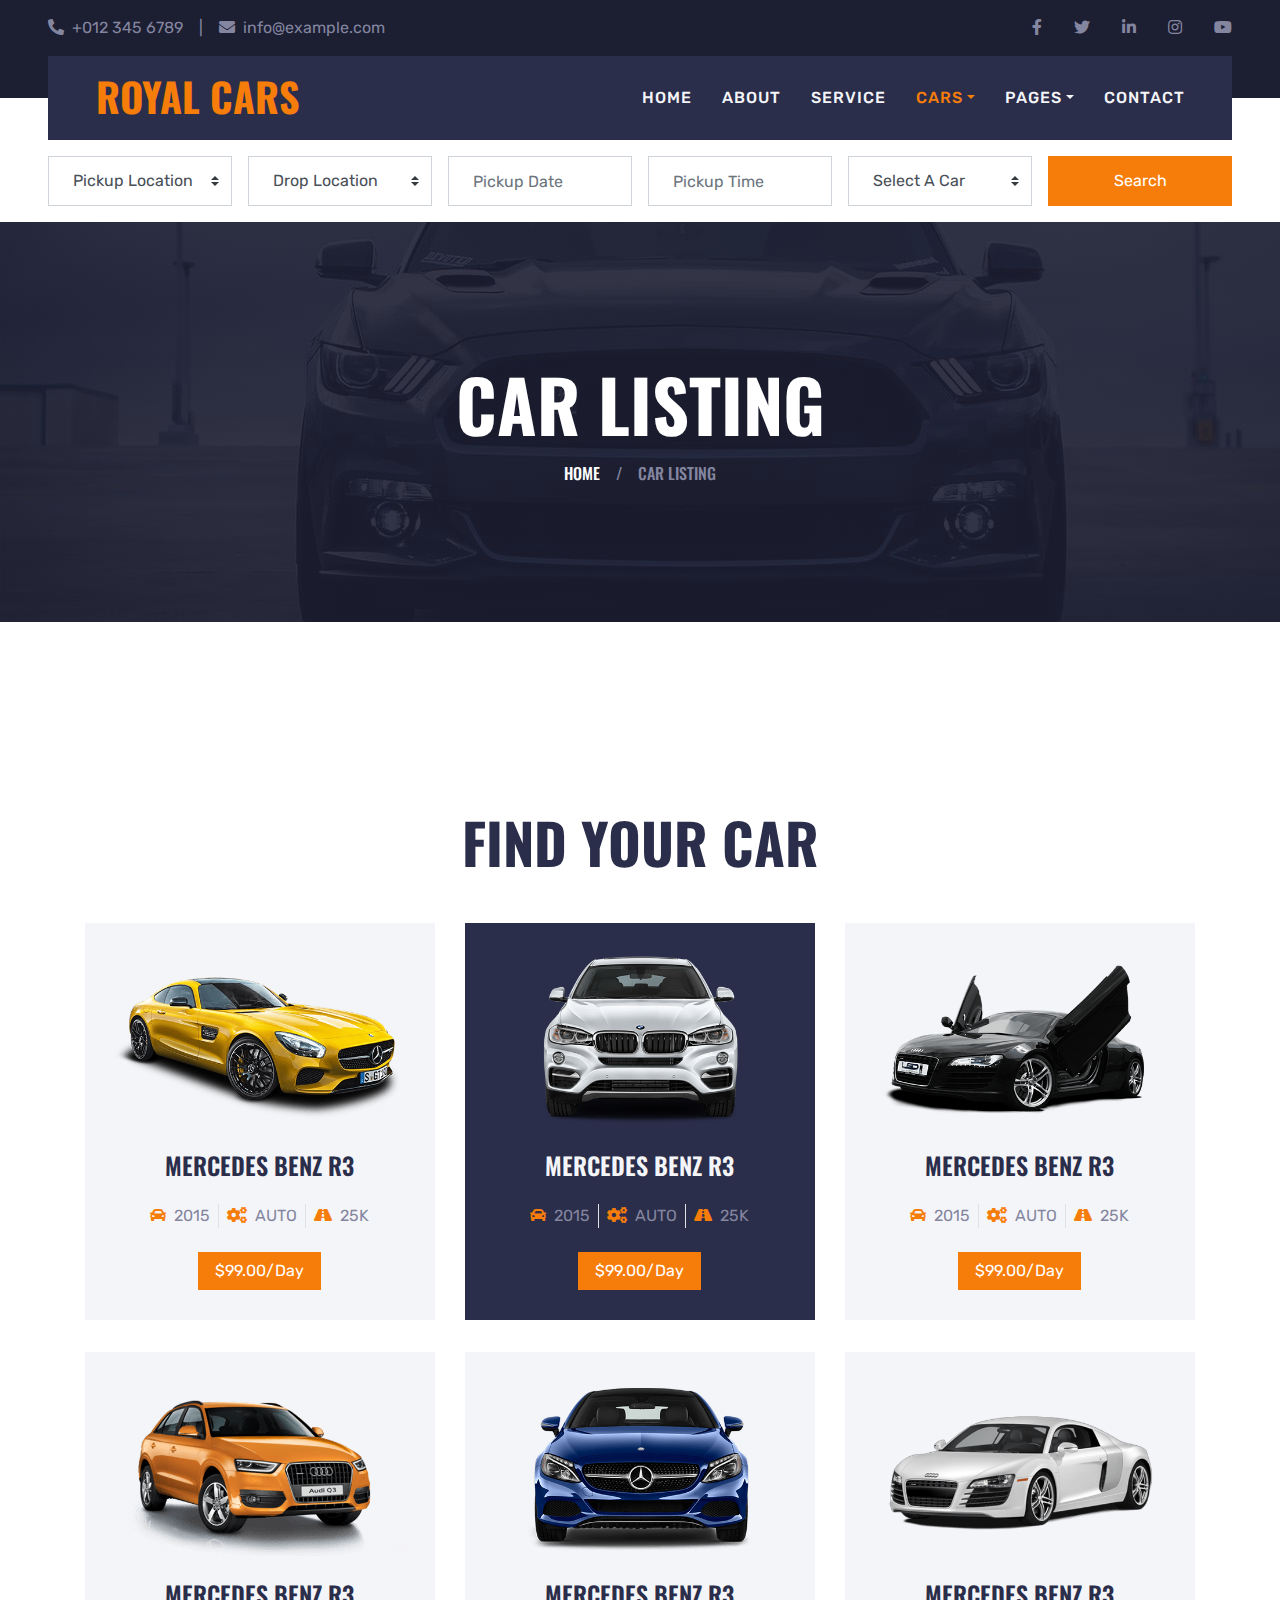
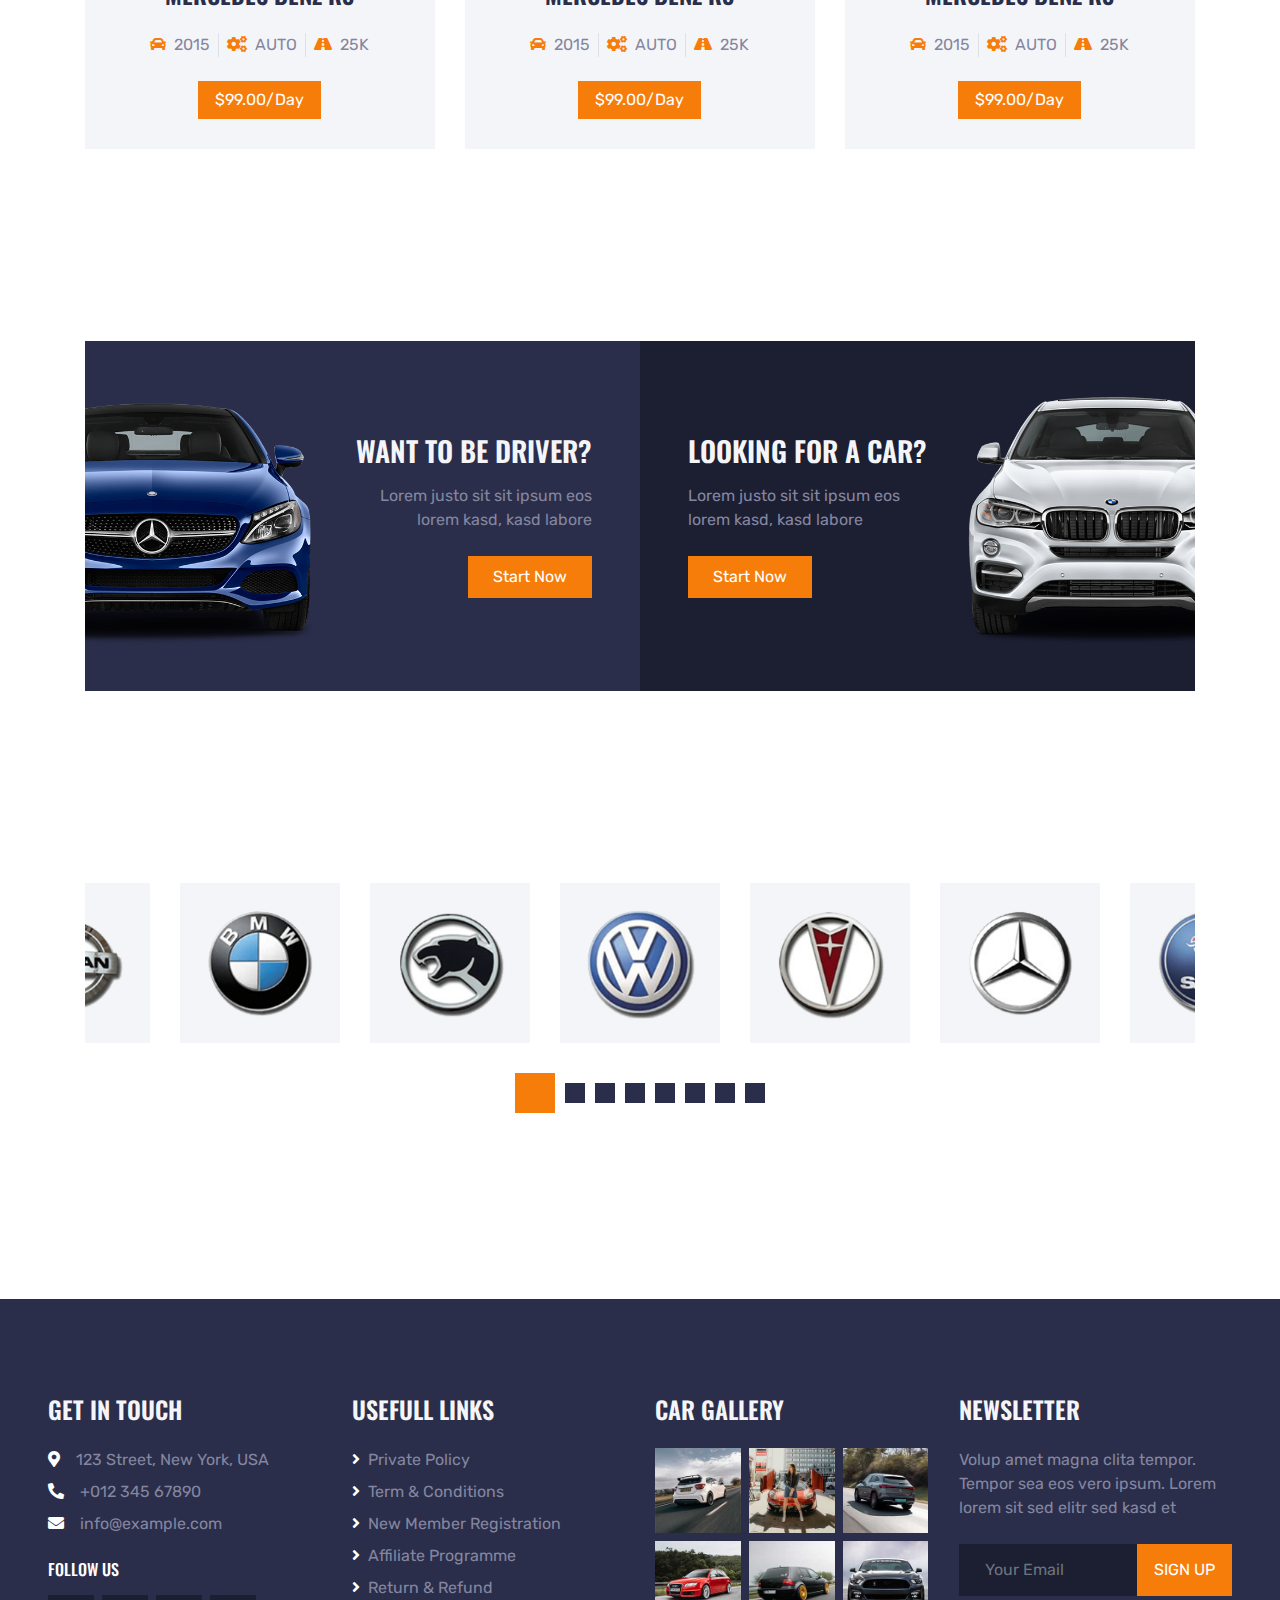
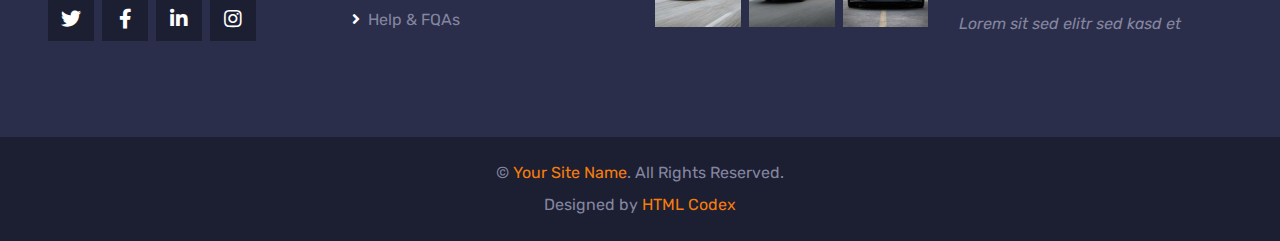
<file: car.html>
<!DOCTYPE html>
<html lang="en">

<head>
    <meta charset="utf-8">
    <title>ROYAL CARS - Car Rental HTML Template</title>
    <meta content="width=device-width, initial-scale=1.0" name="viewport">
    <meta content="Free HTML Templates" name="keywords">
    <meta content="Free HTML Templates" name="description">

    <!-- Favicon -->
    <link href="img/favicon.ico" rel="icon">

    <!-- Google Web Fonts -->
    <link rel="preconnect" href="https://fonts.gstatic.com">
    <link href="https://fonts.googleapis.com/css2?family=Oswald:wght@400;500;600;700&family=Rubik&display=swap" rel="stylesheet"> 

    <!-- Font Awesome -->
    <link href="https://cdnjs.cloudflare.com/ajax/libs/font-awesome/5.15.0/css/all.min.css" rel="stylesheet">

    <!-- Libraries Stylesheet -->
    <link href="lib/owlcarousel/assets/owl.carousel.min.css" rel="stylesheet">
    <link href="lib/tempusdominus/css/tempusdominus-bootstrap-4.min.css" rel="stylesheet" />

    <!-- Customized Bootstrap Stylesheet -->
    <link href="css/bootstrap.min.css" rel="stylesheet">

    <!-- Template Stylesheet -->
    <link href="css/style.css" rel="stylesheet">
</head>

<body>
    <!-- Topbar Start -->
    <div class="container-fluid bg-dark py-3 px-lg-5 d-none d-lg-block">
        <div class="row">
            <div class="col-md-6 text-center text-lg-left mb-2 mb-lg-0">
                <div class="d-inline-flex align-items-center">
                    <a class="text-body pr-3" href=""><i class="fa fa-phone-alt mr-2"></i>+012 345 6789</a>
                    <span class="text-body">|</span>
                    <a class="text-body px-3" href=""><i class="fa fa-envelope mr-2"></i>info@example.com</a>
                </div>
            </div>
            <div class="col-md-6 text-center text-lg-right">
                <div class="d-inline-flex align-items-center">
                    <a class="text-body px-3" href="">
                        <i class="fab fa-facebook-f"></i>
                    </a>
                    <a class="text-body px-3" href="">
                        <i class="fab fa-twitter"></i>
                    </a>
                    <a class="text-body px-3" href="">
                        <i class="fab fa-linkedin-in"></i>
                    </a>
                    <a class="text-body px-3" href="">
                        <i class="fab fa-instagram"></i>
                    </a>
                    <a class="text-body pl-3" href="">
                        <i class="fab fa-youtube"></i>
                    </a>
                </div>
            </div>
        </div>
    </div>
    <!-- Topbar End -->


    <!-- Navbar Start -->
    <div class="container-fluid position-relative nav-bar p-0">
        <div class="position-relative px-lg-5" style="z-index: 9;">
            <nav class="navbar navbar-expand-lg bg-secondary navbar-dark py-3 py-lg-0 pl-3 pl-lg-5">
                <a href="" class="navbar-brand">
                    <h1 class="text-uppercase text-primary mb-1">Royal Cars</h1>
                </a>
                <button type="button" class="navbar-toggler" data-toggle="collapse" data-target="#navbarCollapse">
                    <span class="navbar-toggler-icon"></span>
                </button>
                <div class="collapse navbar-collapse justify-content-between px-3" id="navbarCollapse">
                    <div class="navbar-nav ml-auto py-0">
                        <a href="index.html" class="nav-item nav-link">Home</a>
                        <a href="about.html" class="nav-item nav-link">About</a>
                        <a href="service.html" class="nav-item nav-link">Service</a>
                        <div class="nav-item dropdown">
                            <a href="#" class="nav-link dropdown-toggle active" data-toggle="dropdown">Cars</a>
                            <div class="dropdown-menu rounded-0 m-0">
                                <a href="car.html" class="dropdown-item active">Car Listing</a>
                                <a href="detail.html" class="dropdown-item">Car Detail</a>
                                <a href="booking.html" class="dropdown-item">Car Booking</a>
                            </div>
                        </div>
                        <div class="nav-item dropdown">
                            <a href="#" class="nav-link dropdown-toggle" data-toggle="dropdown">Pages</a>
                            <div class="dropdown-menu rounded-0 m-0">
                                <a href="team.html" class="dropdown-item">The Team</a>
                                <a href="testimonial.html" class="dropdown-item">Testimonial</a>
                            </div>
                        </div>
                        <a href="contact.html" class="nav-item nav-link">Contact</a>
                    </div>
                </div>
            </nav>
        </div>
    </div>
    <!-- Navbar End -->


    <!-- Search Start -->
    <div class="container-fluid bg-white pt-3 px-lg-5">
        <div class="row mx-n2">
            <div class="col-xl-2 col-lg-4 col-md-6 px-2">
                <select class="custom-select px-4 mb-3" style="height: 50px;">
                    <option selected>Pickup Location</option>
                    <option value="1">Location 1</option>
                    <option value="2">Location 2</option>
                    <option value="3">Location 3</option>
                </select>
            </div>
            <div class="col-xl-2 col-lg-4 col-md-6 px-2">
                <select class="custom-select px-4 mb-3" style="height: 50px;">
                    <option selected>Drop Location</option>
                    <option value="1">Location 1</option>
                    <option value="2">Location 2</option>
                    <option value="3">Location 3</option>
                </select>
            </div>
            <div class="col-xl-2 col-lg-4 col-md-6 px-2">
                <div class="date mb-3" id="date" data-target-input="nearest">
                    <input type="text" class="form-control p-4 datetimepicker-input" placeholder="Pickup Date"
                        data-target="#date" data-toggle="datetimepicker" />
                </div>
            </div>
            <div class="col-xl-2 col-lg-4 col-md-6 px-2">
                <div class="time mb-3" id="time" data-target-input="nearest">
                    <input type="text" class="form-control p-4 datetimepicker-input" placeholder="Pickup Time"
                        data-target="#time" data-toggle="datetimepicker" />
                </div>
            </div>
            <div class="col-xl-2 col-lg-4 col-md-6 px-2">
                <select class="custom-select px-4 mb-3" style="height: 50px;">
                    <option selected>Select A Car</option>
                    <option value="1">Car 1</option>
                    <option value="2">Car 1</option>
                    <option value="3">Car 1</option>
                </select>
            </div>
            <div class="col-xl-2 col-lg-4 col-md-6 px-2">
                <button class="btn btn-primary btn-block mb-3" type="submit" style="height: 50px;">Search</button>
            </div>
        </div>
    </div>
    <!-- Search End -->


    <!-- Page Header Start -->
    <div class="container-fluid page-header">
        <h1 class="display-3 text-uppercase text-white mb-3">Car Listing</h1>
        <div class="d-inline-flex text-white">
            <h6 class="text-uppercase m-0"><a class="text-white" href="">Home</a></h6>
            <h6 class="text-body m-0 px-3">/</h6>
            <h6 class="text-uppercase text-body m-0">Car Listing</h6>
        </div>
    </div>
    <!-- Page Header Start -->


    <!-- Rent A Car Start -->
    <div class="container-fluid py-5">
        <div class="container pt-5 pb-3">
            <h1 class="display-4 text-uppercase text-center mb-5">Find Your Car</h1>
            <div class="row">
                <div class="col-lg-4 col-md-6 mb-2">
                    <div class="rent-item mb-4">
                        <img class="img-fluid mb-4" src="img/car-rent-1.png" alt="">
                        <h4 class="text-uppercase mb-4">Mercedes Benz R3</h4>
                        <div class="d-flex justify-content-center mb-4">
                            <div class="px-2">
                                <i class="fa fa-car text-primary mr-1"></i>
                                <span>2015</span>
                            </div>
                            <div class="px-2 border-left border-right">
                                <i class="fa fa-cogs text-primary mr-1"></i>
                                <span>AUTO</span>
                            </div>
                            <div class="px-2">
                                <i class="fa fa-road text-primary mr-1"></i>
                                <span>25K</span>
                            </div>
                        </div>
                        <a class="btn btn-primary px-3" href="">$99.00/Day</a>
                    </div>
                </div>
                <div class="col-lg-4 col-md-6 mb-2">
                    <div class="rent-item active mb-4">
                        <img class="img-fluid mb-4" src="img/car-rent-2.png" alt="">
                        <h4 class="text-uppercase mb-4">Mercedes Benz R3</h4>
                        <div class="d-flex justify-content-center mb-4">
                            <div class="px-2">
                                <i class="fa fa-car text-primary mr-1"></i>
                                <span>2015</span>
                            </div>
                            <div class="px-2 border-left border-right">
                                <i class="fa fa-cogs text-primary mr-1"></i>
                                <span>AUTO</span>
                            </div>
                            <div class="px-2">
                                <i class="fa fa-road text-primary mr-1"></i>
                                <span>25K</span>
                            </div>
                        </div>
                        <a class="btn btn-primary px-3" href="">$99.00/Day</a>
                    </div>
                </div>
                <div class="col-lg-4 col-md-6 mb-2">
                    <div class="rent-item mb-4">
                        <img class="img-fluid mb-4" src="img/car-rent-3.png" alt="">
                        <h4 class="text-uppercase mb-4">Mercedes Benz R3</h4>
                        <div class="d-flex justify-content-center mb-4">
                            <div class="px-2">
                                <i class="fa fa-car text-primary mr-1"></i>
                                <span>2015</span>
                            </div>
                            <div class="px-2 border-left border-right">
                                <i class="fa fa-cogs text-primary mr-1"></i>
                                <span>AUTO</span>
                            </div>
                            <div class="px-2">
                                <i class="fa fa-road text-primary mr-1"></i>
                                <span>25K</span>
                            </div>
                        </div>
                        <a class="btn btn-primary px-3" href="">$99.00/Day</a>
                    </div>
                </div>
                <div class="col-lg-4 col-md-6 mb-2">
                    <div class="rent-item mb-4">
                        <img class="img-fluid mb-4" src="img/car-rent-4.png" alt="">
                        <h4 class="text-uppercase mb-4">Mercedes Benz R3</h4>
                        <div class="d-flex justify-content-center mb-4">
                            <div class="px-2">
                                <i class="fa fa-car text-primary mr-1"></i>
                                <span>2015</span>
                            </div>
                            <div class="px-2 border-left border-right">
                                <i class="fa fa-cogs text-primary mr-1"></i>
                                <span>AUTO</span>
                            </div>
                            <div class="px-2">
                                <i class="fa fa-road text-primary mr-1"></i>
                                <span>25K</span>
                            </div>
                        </div>
                        <a class="btn btn-primary px-3" href="">$99.00/Day</a>
                    </div>
                </div>
                <div class="col-lg-4 col-md-6 mb-2">
                    <div class="rent-item mb-4">
                        <img class="img-fluid mb-4" src="img/car-rent-5.png" alt="">
                        <h4 class="text-uppercase mb-4">Mercedes Benz R3</h4>
                        <div class="d-flex justify-content-center mb-4">
                            <div class="px-2">
                                <i class="fa fa-car text-primary mr-1"></i>
                                <span>2015</span>
                            </div>
                            <div class="px-2 border-left border-right">
                                <i class="fa fa-cogs text-primary mr-1"></i>
                                <span>AUTO</span>
                            </div>
                            <div class="px-2">
                                <i class="fa fa-road text-primary mr-1"></i>
                                <span>25K</span>
                            </div>
                        </div>
                        <a class="btn btn-primary px-3" href="">$99.00/Day</a>
                    </div>
                </div>
                <div class="col-lg-4 col-md-6 mb-2">
                    <div class="rent-item mb-4">
                        <img class="img-fluid mb-4" src="img/car-rent-6.png" alt="">
                        <h4 class="text-uppercase mb-4">Mercedes Benz R3</h4>
                        <div class="d-flex justify-content-center mb-4">
                            <div class="px-2">
                                <i class="fa fa-car text-primary mr-1"></i>
                                <span>2015</span>
                            </div>
                            <div class="px-2 border-left border-right">
                                <i class="fa fa-cogs text-primary mr-1"></i>
                                <span>AUTO</span>
                            </div>
                            <div class="px-2">
                                <i class="fa fa-road text-primary mr-1"></i>
                                <span>25K</span>
                            </div>
                        </div>
                        <a class="btn btn-primary px-3" href="">$99.00/Day</a>
                    </div>
                </div>
            </div>
        </div>
    </div>
    <!-- Rent A Car End -->


    <!-- Banner Start -->
    <div class="container-fluid py-5">
        <div class="container py-5">
            <div class="row mx-0">
                <div class="col-lg-6 px-0">
                    <div class="px-5 bg-secondary d-flex align-items-center justify-content-between" style="height: 350px;">
                        <img class="img-fluid flex-shrink-0 ml-n5 w-50 mr-4" src="img/banner-left.png" alt="">
                        <div class="text-right">
                            <h3 class="text-uppercase text-light mb-3">Want to be driver?</h3>
                            <p class="mb-4">Lorem justo sit sit ipsum eos lorem kasd, kasd labore</p>
                            <a class="btn btn-primary py-2 px-4" href="">Start Now</a>
                        </div>
                    </div>
                </div>
                <div class="col-lg-6 px-0">
                    <div class="px-5 bg-dark d-flex align-items-center justify-content-between" style="height: 350px;">
                        <div class="text-left">
                            <h3 class="text-uppercase text-light mb-3">Looking for a car?</h3>
                            <p class="mb-4">Lorem justo sit sit ipsum eos lorem kasd, kasd labore</p>
                            <a class="btn btn-primary py-2 px-4" href="">Start Now</a>
                        </div>
                        <img class="img-fluid flex-shrink-0 mr-n5 w-50 ml-4" src="img/banner-right.png" alt="">
                    </div>
                </div>
            </div>
        </div>
    </div>
    <!-- Banner End -->


    <!-- Vendor Start -->
    <div class="container-fluid py-5">
        <div class="container py-5">
            <div class="owl-carousel vendor-carousel">
                <div class="bg-light p-4">
                    <img src="img/vendor-1.png" alt="">
                </div>
                <div class="bg-light p-4">
                    <img src="img/vendor-2.png" alt="">
                </div>
                <div class="bg-light p-4">
                    <img src="img/vendor-3.png" alt="">
                </div>
                <div class="bg-light p-4">
                    <img src="img/vendor-4.png" alt="">
                </div>
                <div class="bg-light p-4">
                    <img src="img/vendor-5.png" alt="">
                </div>
                <div class="bg-light p-4">
                    <img src="img/vendor-6.png" alt="">
                </div>
                <div class="bg-light p-4">
                    <img src="img/vendor-7.png" alt="">
                </div>
                <div class="bg-light p-4">
                    <img src="img/vendor-8.png" alt="">
                </div>
            </div>
        </div>
    </div>
    <!-- Vendor End -->


    <!-- Footer Start -->
    <div class="container-fluid bg-secondary py-5 px-sm-3 px-md-5" style="margin-top: 90px;">
        <div class="row pt-5">
            <div class="col-lg-3 col-md-6 mb-5">
                <h4 class="text-uppercase text-light mb-4">Get In Touch</h4>
                <p class="mb-2"><i class="fa fa-map-marker-alt text-white mr-3"></i>123 Street, New York, USA</p>
                <p class="mb-2"><i class="fa fa-phone-alt text-white mr-3"></i>+012 345 67890</p>
                <p><i class="fa fa-envelope text-white mr-3"></i>info@example.com</p>
                <h6 class="text-uppercase text-white py-2">Follow Us</h6>
                <div class="d-flex justify-content-start">
                    <a class="btn btn-lg btn-dark btn-lg-square mr-2" href="#"><i class="fab fa-twitter"></i></a>
                    <a class="btn btn-lg btn-dark btn-lg-square mr-2" href="#"><i class="fab fa-facebook-f"></i></a>
                    <a class="btn btn-lg btn-dark btn-lg-square mr-2" href="#"><i class="fab fa-linkedin-in"></i></a>
                    <a class="btn btn-lg btn-dark btn-lg-square" href="#"><i class="fab fa-instagram"></i></a>
                </div>
            </div>
            <div class="col-lg-3 col-md-6 mb-5">
                <h4 class="text-uppercase text-light mb-4">Usefull Links</h4>
                <div class="d-flex flex-column justify-content-start">
                    <a class="text-body mb-2" href="#"><i class="fa fa-angle-right text-white mr-2"></i>Private Policy</a>
                    <a class="text-body mb-2" href="#"><i class="fa fa-angle-right text-white mr-2"></i>Term & Conditions</a>
                    <a class="text-body mb-2" href="#"><i class="fa fa-angle-right text-white mr-2"></i>New Member Registration</a>
                    <a class="text-body mb-2" href="#"><i class="fa fa-angle-right text-white mr-2"></i>Affiliate Programme</a>
                    <a class="text-body mb-2" href="#"><i class="fa fa-angle-right text-white mr-2"></i>Return & Refund</a>
                    <a class="text-body" href="#"><i class="fa fa-angle-right text-white mr-2"></i>Help & FQAs</a>
                </div>
            </div>
            <div class="col-lg-3 col-md-6 mb-5">
                <h4 class="text-uppercase text-light mb-4">Car Gallery</h4>
                <div class="row mx-n1">
                    <div class="col-4 px-1 mb-2">
                        <a href=""><img class="w-100" src="img/gallery-1.jpg" alt=""></a>
                    </div>
                    <div class="col-4 px-1 mb-2">
                        <a href=""><img class="w-100" src="img/gallery-2.jpg" alt=""></a>
                    </div>
                    <div class="col-4 px-1 mb-2">
                        <a href=""><img class="w-100" src="img/gallery-3.jpg" alt=""></a>
                    </div>
                    <div class="col-4 px-1 mb-2">
                        <a href=""><img class="w-100" src="img/gallery-4.jpg" alt=""></a>
                    </div>
                    <div class="col-4 px-1 mb-2">
                        <a href=""><img class="w-100" src="img/gallery-5.jpg" alt=""></a>
                    </div>
                    <div class="col-4 px-1 mb-2">
                        <a href=""><img class="w-100" src="img/gallery-6.jpg" alt=""></a>
                    </div>
                </div>
            </div>
            <div class="col-lg-3 col-md-6 mb-5">
                <h4 class="text-uppercase text-light mb-4">Newsletter</h4>
                <p class="mb-4">Volup amet magna clita tempor. Tempor sea eos vero ipsum. Lorem lorem sit sed elitr sed kasd et</p>
                <div class="w-100 mb-3">
                    <div class="input-group">
                        <input type="text" class="form-control bg-dark border-dark" style="padding: 25px;" placeholder="Your Email">
                        <div class="input-group-append">
                            <button class="btn btn-primary text-uppercase px-3">Sign Up</button>
                        </div>
                    </div>
                </div>
                <i>Lorem sit sed elitr sed kasd et</i>
            </div>
        </div>
    </div>
    <div class="container-fluid bg-dark py-4 px-sm-3 px-md-5">
        <p class="mb-2 text-center text-body">&copy; <a href="#">Your Site Name</a>. All Rights Reserved.</p>
		
		<!--/*** This template is free as long as you keep the footer author’s credit link/attribution link/backlink. If you'd like to use the template without the footer author’s credit link/attribution link/backlink, you can purchase the Credit Removal License from "https://htmlcodex.com/credit-removal". Thank you for your support. ***/-->					
        <p class="m-0 text-center text-body">Designed by <a href="https://htmlcodex.com">HTML Codex</a></p>
    </div>
    <!-- Footer End -->


    <!-- Back to Top -->
    <a href="#" class="btn btn-lg btn-primary btn-lg-square back-to-top"><i class="fa fa-angle-double-up"></i></a>


    <!-- JavaScript Libraries -->
    <script src="https://code.jquery.com/jquery-3.4.1.min.js"></script>
    <script src="https://stackpath.bootstrapcdn.com/bootstrap/4.4.1/js/bootstrap.bundle.min.js"></script>
    <script src="lib/easing/easing.min.js"></script>
    <script src="lib/waypoints/waypoints.min.js"></script>
    <script src="lib/owlcarousel/owl.carousel.min.js"></script>
    <script src="lib/tempusdominus/js/moment.min.js"></script>
    <script src="lib/tempusdominus/js/moment-timezone.min.js"></script>
    <script src="lib/tempusdominus/js/tempusdominus-bootstrap-4.min.js"></script>

    <!-- Template Javascript -->
    <script src="js/main.js"></script>
</body>

</html>
</file>
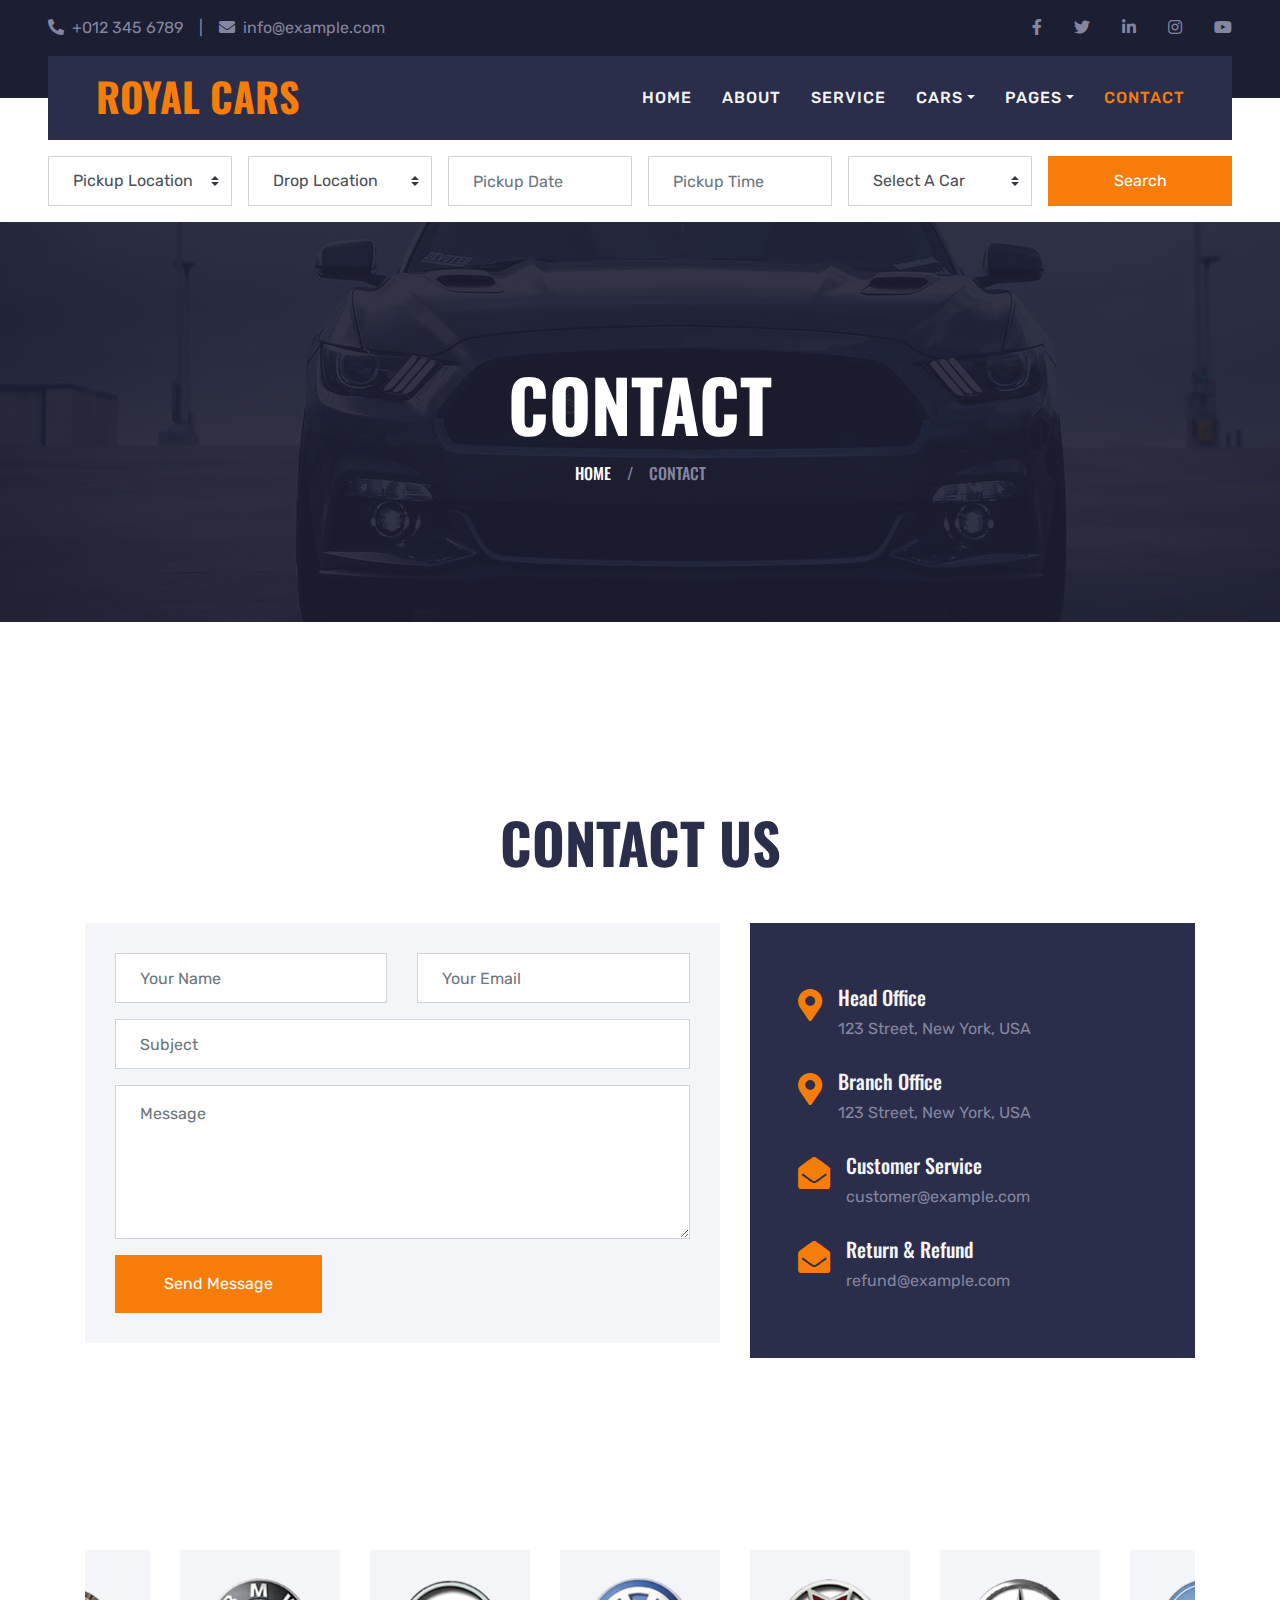
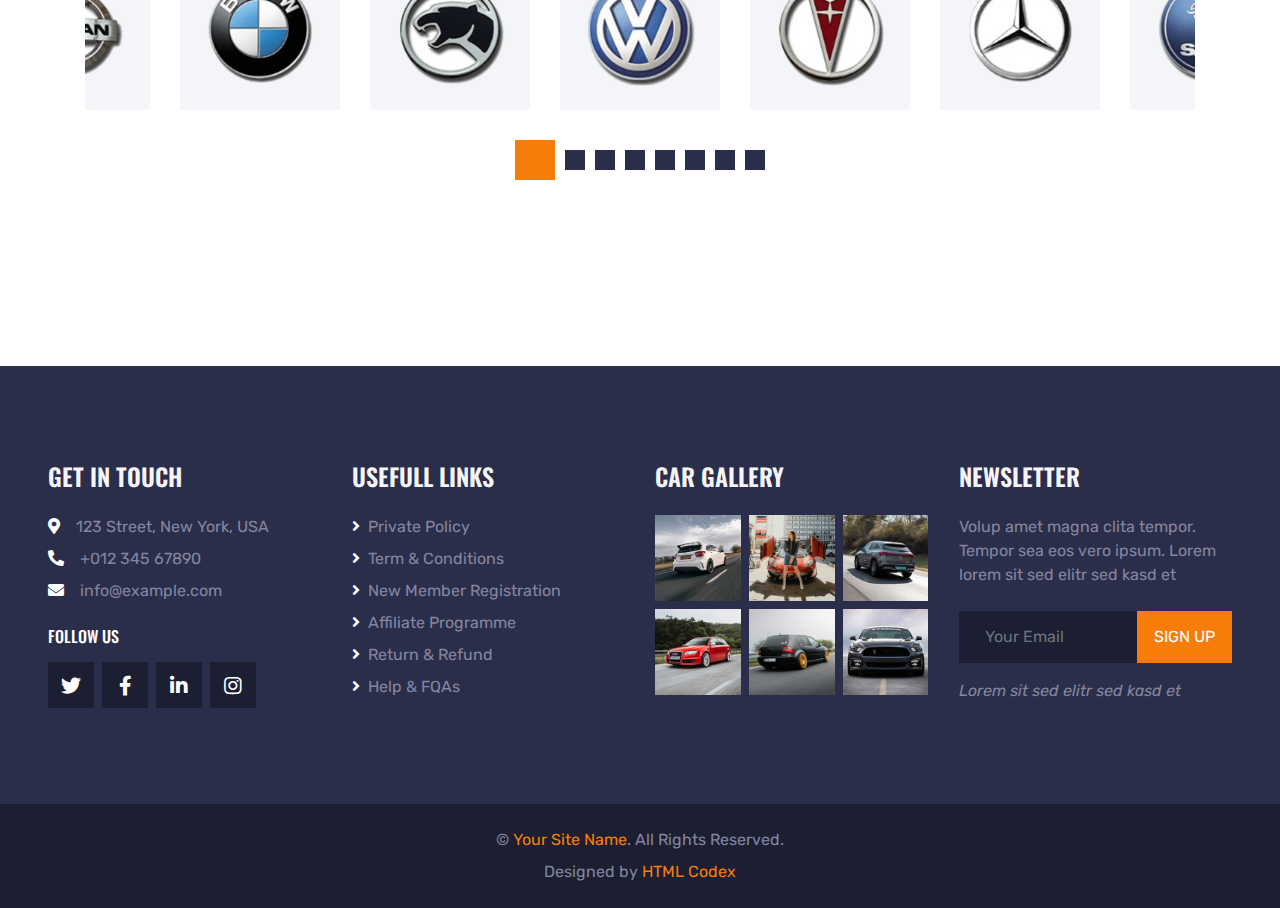
<file: contact.html>
<!DOCTYPE html>
<html lang="en">

<head>
    <meta charset="utf-8">
    <title>ROYAL CARS - Car Rental HTML Template</title>
    <meta content="width=device-width, initial-scale=1.0" name="viewport">
    <meta content="Free HTML Templates" name="keywords">
    <meta content="Free HTML Templates" name="description">

    <!-- Favicon -->
    <link href="img/favicon.ico" rel="icon">

    <!-- Google Web Fonts -->
    <link rel="preconnect" href="https://fonts.gstatic.com">
    <link href="https://fonts.googleapis.com/css2?family=Oswald:wght@400;500;600;700&family=Rubik&display=swap" rel="stylesheet"> 

    <!-- Font Awesome -->
    <link href="https://cdnjs.cloudflare.com/ajax/libs/font-awesome/5.15.0/css/all.min.css" rel="stylesheet">

    <!-- Libraries Stylesheet -->
    <link href="lib/owlcarousel/assets/owl.carousel.min.css" rel="stylesheet">
    <link href="lib/tempusdominus/css/tempusdominus-bootstrap-4.min.css" rel="stylesheet" />

    <!-- Customized Bootstrap Stylesheet -->
    <link href="css/bootstrap.min.css" rel="stylesheet">

    <!-- Template Stylesheet -->
    <link href="css/style.css" rel="stylesheet">
</head>

<body>
    <!-- Topbar Start -->
    <div class="container-fluid bg-dark py-3 px-lg-5 d-none d-lg-block">
        <div class="row">
            <div class="col-md-6 text-center text-lg-left mb-2 mb-lg-0">
                <div class="d-inline-flex align-items-center">
                    <a class="text-body pr-3" href=""><i class="fa fa-phone-alt mr-2"></i>+012 345 6789</a>
                    <span class="text-body">|</span>
                    <a class="text-body px-3" href=""><i class="fa fa-envelope mr-2"></i>info@example.com</a>
                </div>
            </div>
            <div class="col-md-6 text-center text-lg-right">
                <div class="d-inline-flex align-items-center">
                    <a class="text-body px-3" href="">
                        <i class="fab fa-facebook-f"></i>
                    </a>
                    <a class="text-body px-3" href="">
                        <i class="fab fa-twitter"></i>
                    </a>
                    <a class="text-body px-3" href="">
                        <i class="fab fa-linkedin-in"></i>
                    </a>
                    <a class="text-body px-3" href="">
                        <i class="fab fa-instagram"></i>
                    </a>
                    <a class="text-body pl-3" href="">
                        <i class="fab fa-youtube"></i>
                    </a>
                </div>
            </div>
        </div>
    </div>
    <!-- Topbar End -->


    <!-- Navbar Start -->
    <div class="container-fluid position-relative nav-bar p-0">
        <div class="position-relative px-lg-5" style="z-index: 9;">
            <nav class="navbar navbar-expand-lg bg-secondary navbar-dark py-3 py-lg-0 pl-3 pl-lg-5">
                <a href="" class="navbar-brand">
                    <h1 class="text-uppercase text-primary mb-1">Royal Cars</h1>
                </a>
                <button type="button" class="navbar-toggler" data-toggle="collapse" data-target="#navbarCollapse">
                    <span class="navbar-toggler-icon"></span>
                </button>
                <div class="collapse navbar-collapse justify-content-between px-3" id="navbarCollapse">
                    <div class="navbar-nav ml-auto py-0">
                        <a href="index.html" class="nav-item nav-link">Home</a>
                        <a href="about.html" class="nav-item nav-link">About</a>
                        <a href="service.html" class="nav-item nav-link">Service</a>
                        <div class="nav-item dropdown">
                            <a href="#" class="nav-link dropdown-toggle" data-toggle="dropdown">Cars</a>
                            <div class="dropdown-menu rounded-0 m-0">
                                <a href="car.html" class="dropdown-item">Car Listing</a>
                                <a href="detail.html" class="dropdown-item">Car Detail</a>
                                <a href="booking.html" class="dropdown-item">Car Booking</a>
                            </div>
                        </div>
                        <div class="nav-item dropdown">
                            <a href="#" class="nav-link dropdown-toggle" data-toggle="dropdown">Pages</a>
                            <div class="dropdown-menu rounded-0 m-0">
                                <a href="team.html" class="dropdown-item">The Team</a>
                                <a href="testimonial.html" class="dropdown-item">Testimonial</a>
                            </div>
                        </div>
                        <a href="contact.html" class="nav-item nav-link active">Contact</a>
                    </div>
                </div>
            </nav>
        </div>
    </div>
    <!-- Navbar End -->


    <!-- Search Start -->
    <div class="container-fluid bg-white pt-3 px-lg-5">
        <div class="row mx-n2">
            <div class="col-xl-2 col-lg-4 col-md-6 px-2">
                <select class="custom-select px-4 mb-3" style="height: 50px;">
                    <option selected>Pickup Location</option>
                    <option value="1">Location 1</option>
                    <option value="2">Location 2</option>
                    <option value="3">Location 3</option>
                </select>
            </div>
            <div class="col-xl-2 col-lg-4 col-md-6 px-2">
                <select class="custom-select px-4 mb-3" style="height: 50px;">
                    <option selected>Drop Location</option>
                    <option value="1">Location 1</option>
                    <option value="2">Location 2</option>
                    <option value="3">Location 3</option>
                </select>
            </div>
            <div class="col-xl-2 col-lg-4 col-md-6 px-2">
                <div class="date mb-3" id="date" data-target-input="nearest">
                    <input type="text" class="form-control p-4 datetimepicker-input" placeholder="Pickup Date"
                        data-target="#date" data-toggle="datetimepicker" />
                </div>
            </div>
            <div class="col-xl-2 col-lg-4 col-md-6 px-2">
                <div class="time mb-3" id="time" data-target-input="nearest">
                    <input type="text" class="form-control p-4 datetimepicker-input" placeholder="Pickup Time"
                        data-target="#time" data-toggle="datetimepicker" />
                </div>
            </div>
            <div class="col-xl-2 col-lg-4 col-md-6 px-2">
                <select class="custom-select px-4 mb-3" style="height: 50px;">
                    <option selected>Select A Car</option>
                    <option value="1">Car 1</option>
                    <option value="2">Car 1</option>
                    <option value="3">Car 1</option>
                </select>
            </div>
            <div class="col-xl-2 col-lg-4 col-md-6 px-2">
                <button class="btn btn-primary btn-block mb-3" type="submit" style="height: 50px;">Search</button>
            </div>
        </div>
    </div>
    <!-- Search End -->


    <!-- Page Header Start -->
    <div class="container-fluid page-header">
        <h1 class="display-3 text-uppercase text-white mb-3">Contact</h1>
        <div class="d-inline-flex text-white">
            <h6 class="text-uppercase m-0"><a class="text-white" href="">Home</a></h6>
            <h6 class="text-body m-0 px-3">/</h6>
            <h6 class="text-uppercase text-body m-0">Contact</h6>
        </div>
    </div>
    <!-- Page Header Start -->


    <!-- Contact Start -->
    <div class="container-fluid py-5">
        <div class="container pt-5 pb-3">
            <h1 class="display-4 text-uppercase text-center mb-5">Contact Us</h1>
            <div class="row">
                <div class="col-lg-7 mb-2">
                    <div class="contact-form bg-light mb-4" style="padding: 30px;">
                        <form>
                            <div class="row">
                                <div class="col-6 form-group">
                                    <input type="text" class="form-control p-4" placeholder="Your Name" required="required">
                                </div>
                                <div class="col-6 form-group">
                                    <input type="email" class="form-control p-4" placeholder="Your Email" required="required">
                                </div>
                            </div>
                            <div class="form-group">
                                <input type="text" class="form-control p-4" placeholder="Subject" required="required">
                            </div>
                            <div class="form-group">
                                <textarea class="form-control py-3 px-4" rows="5" placeholder="Message" required="required"></textarea>
                            </div>
                            <div>
                                <button class="btn btn-primary py-3 px-5" type="submit">Send Message</button>
                            </div>
                        </form>
                    </div>
                </div>
                <div class="col-lg-5 mb-2">
                    <div class="bg-secondary d-flex flex-column justify-content-center px-5 mb-4" style="height: 435px;">
                        <div class="d-flex mb-3">
                            <i class="fa fa-2x fa-map-marker-alt text-primary flex-shrink-0 mr-3"></i>
                            <div class="mt-n1">
                                <h5 class="text-light">Head Office</h5>
                                <p>123 Street, New York, USA</p>
                            </div>
                        </div>
                        <div class="d-flex mb-3">
                            <i class="fa fa-2x fa-map-marker-alt text-primary flex-shrink-0 mr-3"></i>
                            <div class="mt-n1">
                                <h5 class="text-light">Branch Office</h5>
                                <p>123 Street, New York, USA</p>
                            </div>
                        </div>
                        <div class="d-flex mb-3">
                            <i class="fa fa-2x fa-envelope-open text-primary flex-shrink-0 mr-3"></i>
                            <div class="mt-n1">
                                <h5 class="text-light">Customer Service</h5>
                                <p>customer@example.com</p>
                            </div>
                        </div>
                        <div class="d-flex">
                            <i class="fa fa-2x fa-envelope-open text-primary flex-shrink-0 mr-3"></i>
                            <div class="mt-n1">
                                <h5 class="text-light">Return & Refund</h5>
                                <p class="m-0">refund@example.com</p>
                            </div>
                        </div>
                    </div>
                </div>
            </div>
        </div>
    </div>
    <!-- Contact End -->


    <!-- Vendor Start -->
    <div class="container-fluid py-5">
        <div class="container py-5">
            <div class="owl-carousel vendor-carousel">
                <div class="bg-light p-4">
                    <img src="img/vendor-1.png" alt="">
                </div>
                <div class="bg-light p-4">
                    <img src="img/vendor-2.png" alt="">
                </div>
                <div class="bg-light p-4">
                    <img src="img/vendor-3.png" alt="">
                </div>
                <div class="bg-light p-4">
                    <img src="img/vendor-4.png" alt="">
                </div>
                <div class="bg-light p-4">
                    <img src="img/vendor-5.png" alt="">
                </div>
                <div class="bg-light p-4">
                    <img src="img/vendor-6.png" alt="">
                </div>
                <div class="bg-light p-4">
                    <img src="img/vendor-7.png" alt="">
                </div>
                <div class="bg-light p-4">
                    <img src="img/vendor-8.png" alt="">
                </div>
            </div>
        </div>
    </div>
    <!-- Vendor End -->


    <!-- Footer Start -->
    <div class="container-fluid bg-secondary py-5 px-sm-3 px-md-5" style="margin-top: 90px;">
        <div class="row pt-5">
            <div class="col-lg-3 col-md-6 mb-5">
                <h4 class="text-uppercase text-light mb-4">Get In Touch</h4>
                <p class="mb-2"><i class="fa fa-map-marker-alt text-white mr-3"></i>123 Street, New York, USA</p>
                <p class="mb-2"><i class="fa fa-phone-alt text-white mr-3"></i>+012 345 67890</p>
                <p><i class="fa fa-envelope text-white mr-3"></i>info@example.com</p>
                <h6 class="text-uppercase text-white py-2">Follow Us</h6>
                <div class="d-flex justify-content-start">
                    <a class="btn btn-lg btn-dark btn-lg-square mr-2" href="#"><i class="fab fa-twitter"></i></a>
                    <a class="btn btn-lg btn-dark btn-lg-square mr-2" href="#"><i class="fab fa-facebook-f"></i></a>
                    <a class="btn btn-lg btn-dark btn-lg-square mr-2" href="#"><i class="fab fa-linkedin-in"></i></a>
                    <a class="btn btn-lg btn-dark btn-lg-square" href="#"><i class="fab fa-instagram"></i></a>
                </div>
            </div>
            <div class="col-lg-3 col-md-6 mb-5">
                <h4 class="text-uppercase text-light mb-4">Usefull Links</h4>
                <div class="d-flex flex-column justify-content-start">
                    <a class="text-body mb-2" href="#"><i class="fa fa-angle-right text-white mr-2"></i>Private Policy</a>
                    <a class="text-body mb-2" href="#"><i class="fa fa-angle-right text-white mr-2"></i>Term & Conditions</a>
                    <a class="text-body mb-2" href="#"><i class="fa fa-angle-right text-white mr-2"></i>New Member Registration</a>
                    <a class="text-body mb-2" href="#"><i class="fa fa-angle-right text-white mr-2"></i>Affiliate Programme</a>
                    <a class="text-body mb-2" href="#"><i class="fa fa-angle-right text-white mr-2"></i>Return & Refund</a>
                    <a class="text-body" href="#"><i class="fa fa-angle-right text-white mr-2"></i>Help & FQAs</a>
                </div>
            </div>
            <div class="col-lg-3 col-md-6 mb-5">
                <h4 class="text-uppercase text-light mb-4">Car Gallery</h4>
                <div class="row mx-n1">
                    <div class="col-4 px-1 mb-2">
                        <a href=""><img class="w-100" src="img/gallery-1.jpg" alt=""></a>
                    </div>
                    <div class="col-4 px-1 mb-2">
                        <a href=""><img class="w-100" src="img/gallery-2.jpg" alt=""></a>
                    </div>
                    <div class="col-4 px-1 mb-2">
                        <a href=""><img class="w-100" src="img/gallery-3.jpg" alt=""></a>
                    </div>
                    <div class="col-4 px-1 mb-2">
                        <a href=""><img class="w-100" src="img/gallery-4.jpg" alt=""></a>
                    </div>
                    <div class="col-4 px-1 mb-2">
                        <a href=""><img class="w-100" src="img/gallery-5.jpg" alt=""></a>
                    </div>
                    <div class="col-4 px-1 mb-2">
                        <a href=""><img class="w-100" src="img/gallery-6.jpg" alt=""></a>
                    </div>
                </div>
            </div>
            <div class="col-lg-3 col-md-6 mb-5">
                <h4 class="text-uppercase text-light mb-4">Newsletter</h4>
                <p class="mb-4">Volup amet magna clita tempor. Tempor sea eos vero ipsum. Lorem lorem sit sed elitr sed kasd et</p>
                <div class="w-100 mb-3">
                    <div class="input-group">
                        <input type="text" class="form-control bg-dark border-dark" style="padding: 25px;" placeholder="Your Email">
                        <div class="input-group-append">
                            <button class="btn btn-primary text-uppercase px-3">Sign Up</button>
                        </div>
                    </div>
                </div>
                <i>Lorem sit sed elitr sed kasd et</i>
            </div>
        </div>
    </div>
    <div class="container-fluid bg-dark py-4 px-sm-3 px-md-5">
        <p class="mb-2 text-center text-body">&copy; <a href="#">Your Site Name</a>. All Rights Reserved.</p>
		
		<!--/*** This template is free as long as you keep the footer author’s credit link/attribution link/backlink. If you'd like to use the template without the footer author’s credit link/attribution link/backlink, you can purchase the Credit Removal License from "https://htmlcodex.com/credit-removal". Thank you for your support. ***/-->					
        <p class="m-0 text-center text-body">Designed by <a href="https://htmlcodex.com">HTML Codex</a></p>
    </div>
    <!-- Footer End -->


    <!-- Back to Top -->
    <a href="#" class="btn btn-lg btn-primary btn-lg-square back-to-top"><i class="fa fa-angle-double-up"></i></a>


    <!-- JavaScript Libraries -->
    <script src="https://code.jquery.com/jquery-3.4.1.min.js"></script>
    <script src="https://stackpath.bootstrapcdn.com/bootstrap/4.4.1/js/bootstrap.bundle.min.js"></script>
    <script src="lib/easing/easing.min.js"></script>
    <script src="lib/waypoints/waypoints.min.js"></script>
    <script src="lib/owlcarousel/owl.carousel.min.js"></script>
    <script src="lib/tempusdominus/js/moment.min.js"></script>
    <script src="lib/tempusdominus/js/moment-timezone.min.js"></script>
    <script src="lib/tempusdominus/js/tempusdominus-bootstrap-4.min.js"></script>

    <!-- Template Javascript -->
    <script src="js/main.js"></script>
</body>

</html>
</file>
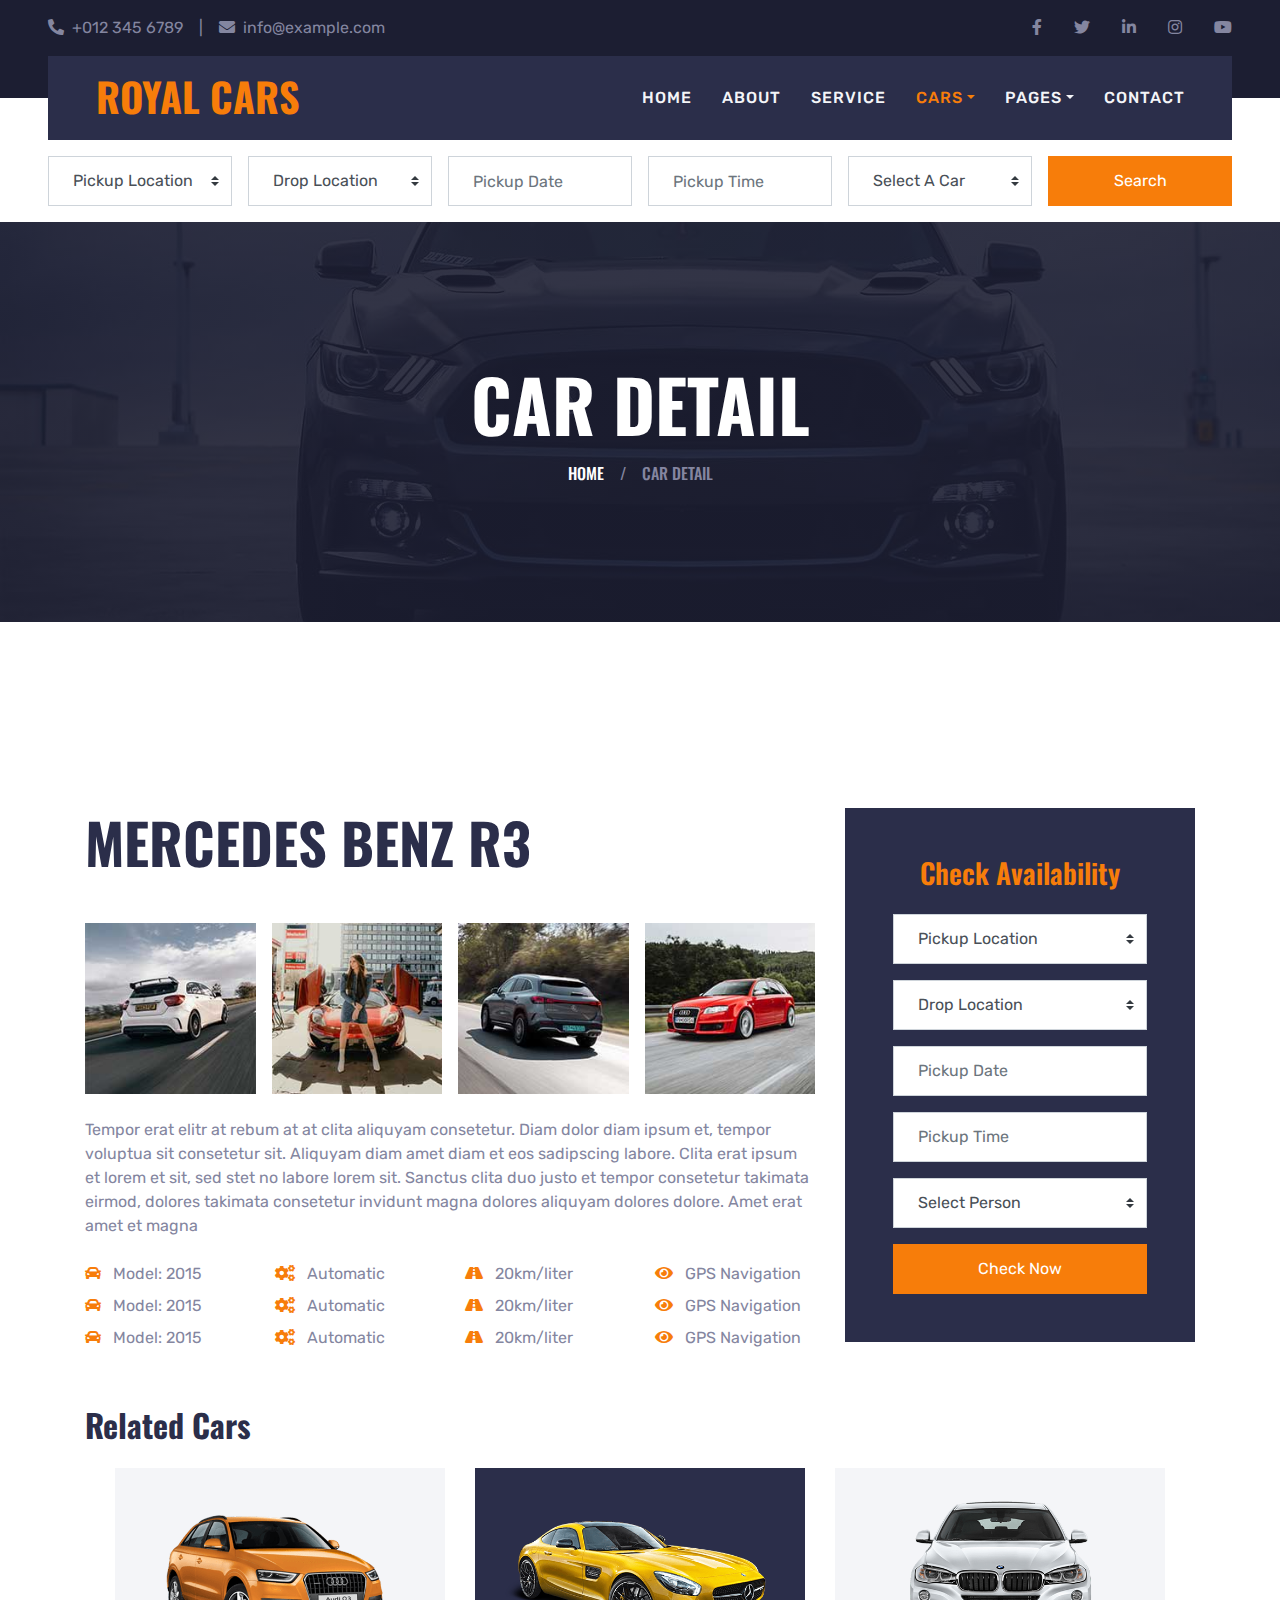
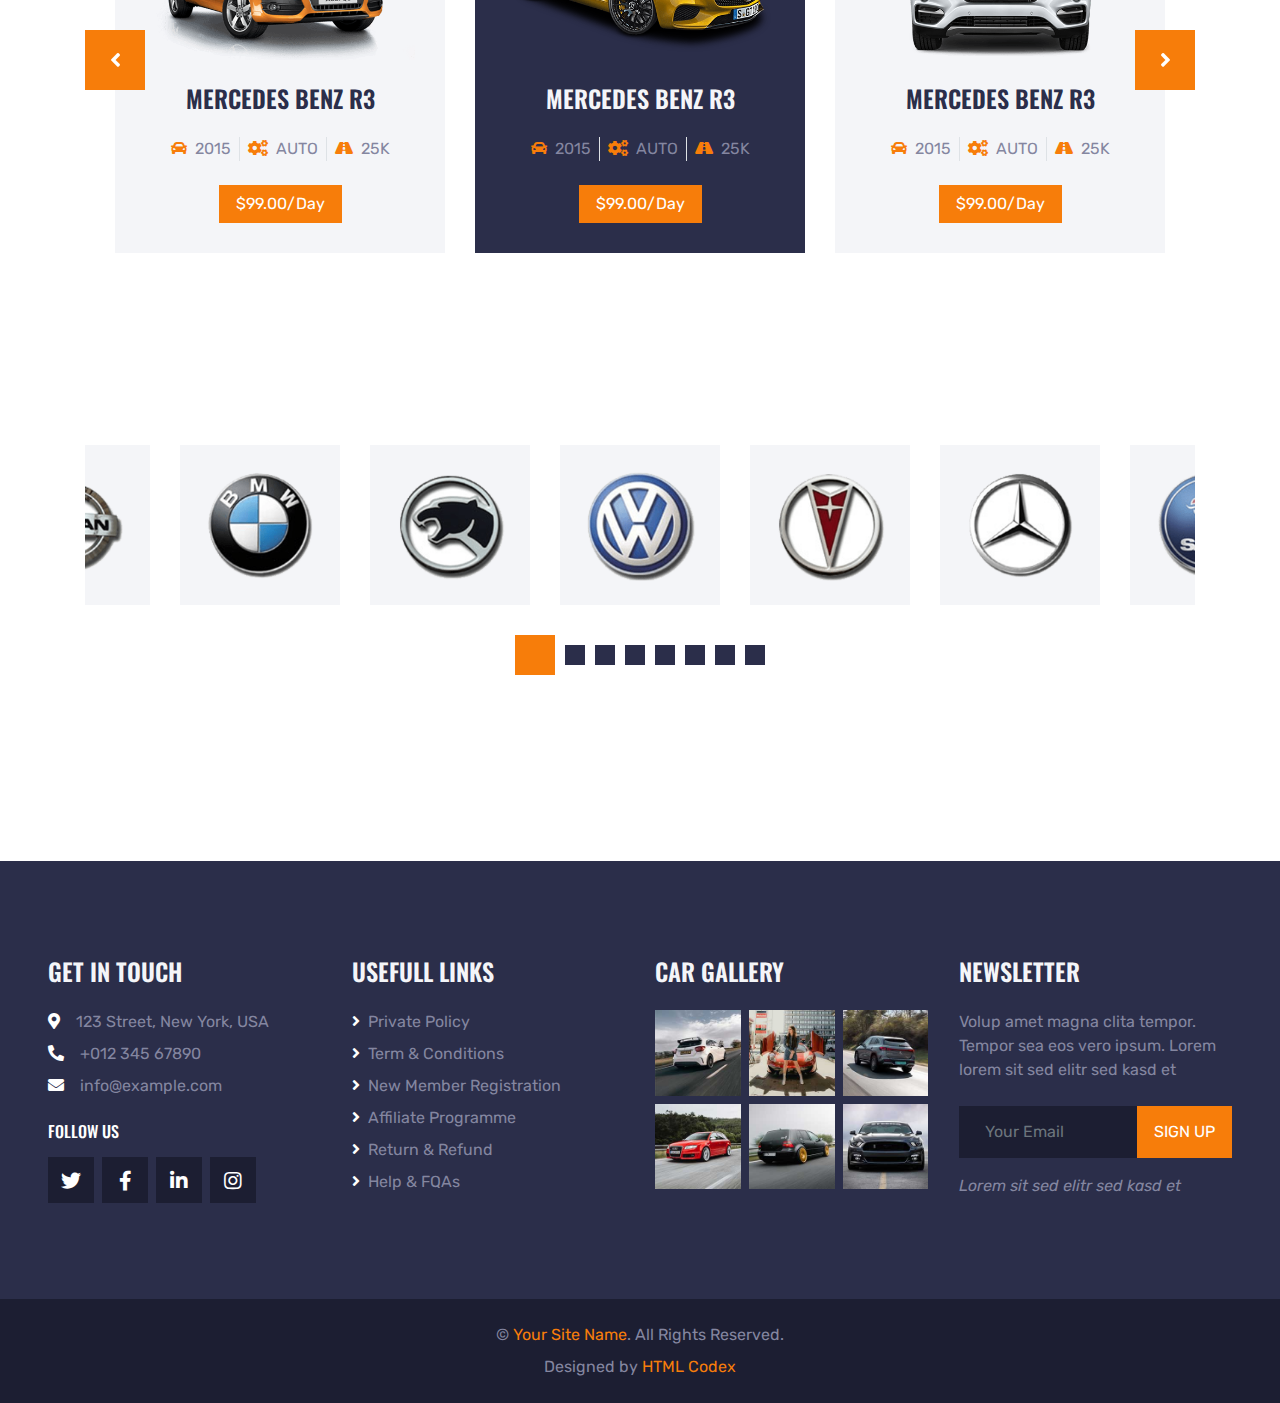
<file: detail.html>
<!DOCTYPE html>
<html lang="en">

<head>
    <meta charset="utf-8">
    <title>ROYAL CARS - Car Rental HTML Template</title>
    <meta content="width=device-width, initial-scale=1.0" name="viewport">
    <meta content="Free HTML Templates" name="keywords">
    <meta content="Free HTML Templates" name="description">

    <!-- Favicon -->
    <link href="img/favicon.ico" rel="icon">

    <!-- Google Web Fonts -->
    <link rel="preconnect" href="https://fonts.gstatic.com">
    <link href="https://fonts.googleapis.com/css2?family=Oswald:wght@400;500;600;700&family=Rubik&display=swap" rel="stylesheet"> 

    <!-- Font Awesome -->
    <link href="https://cdnjs.cloudflare.com/ajax/libs/font-awesome/5.15.0/css/all.min.css" rel="stylesheet">

    <!-- Libraries Stylesheet -->
    <link href="lib/owlcarousel/assets/owl.carousel.min.css" rel="stylesheet">
    <link href="lib/tempusdominus/css/tempusdominus-bootstrap-4.min.css" rel="stylesheet" />

    <!-- Customized Bootstrap Stylesheet -->
    <link href="css/bootstrap.min.css" rel="stylesheet">

    <!-- Template Stylesheet -->
    <link href="css/style.css" rel="stylesheet">
</head>

<body>
    <!-- Topbar Start -->
    <div class="container-fluid bg-dark py-3 px-lg-5 d-none d-lg-block">
        <div class="row">
            <div class="col-md-6 text-center text-lg-left mb-2 mb-lg-0">
                <div class="d-inline-flex align-items-center">
                    <a class="text-body pr-3" href=""><i class="fa fa-phone-alt mr-2"></i>+012 345 6789</a>
                    <span class="text-body">|</span>
                    <a class="text-body px-3" href=""><i class="fa fa-envelope mr-2"></i>info@example.com</a>
                </div>
            </div>
            <div class="col-md-6 text-center text-lg-right">
                <div class="d-inline-flex align-items-center">
                    <a class="text-body px-3" href="">
                        <i class="fab fa-facebook-f"></i>
                    </a>
                    <a class="text-body px-3" href="">
                        <i class="fab fa-twitter"></i>
                    </a>
                    <a class="text-body px-3" href="">
                        <i class="fab fa-linkedin-in"></i>
                    </a>
                    <a class="text-body px-3" href="">
                        <i class="fab fa-instagram"></i>
                    </a>
                    <a class="text-body pl-3" href="">
                        <i class="fab fa-youtube"></i>
                    </a>
                </div>
            </div>
        </div>
    </div>
    <!-- Topbar End -->


    <!-- Navbar Start -->
    <div class="container-fluid position-relative nav-bar p-0">
        <div class="position-relative px-lg-5" style="z-index: 9;">
            <nav class="navbar navbar-expand-lg bg-secondary navbar-dark py-3 py-lg-0 pl-3 pl-lg-5">
                <a href="" class="navbar-brand">
                    <h1 class="text-uppercase text-primary mb-1">Royal Cars</h1>
                </a>
                <button type="button" class="navbar-toggler" data-toggle="collapse" data-target="#navbarCollapse">
                    <span class="navbar-toggler-icon"></span>
                </button>
                <div class="collapse navbar-collapse justify-content-between px-3" id="navbarCollapse">
                    <div class="navbar-nav ml-auto py-0">
                        <a href="index.html" class="nav-item nav-link">Home</a>
                        <a href="about.html" class="nav-item nav-link">About</a>
                        <a href="service.html" class="nav-item nav-link">Service</a>
                        <div class="nav-item dropdown">
                            <a href="#" class="nav-link dropdown-toggle active" data-toggle="dropdown">Cars</a>
                            <div class="dropdown-menu rounded-0 m-0">
                                <a href="car.html" class="dropdown-item">Car Listing</a>
                                <a href="detail.html" class="dropdown-item active">Car Detail</a>
                                <a href="booking.html" class="dropdown-item">Car Booking</a>
                            </div>
                        </div>
                        <div class="nav-item dropdown">
                            <a href="#" class="nav-link dropdown-toggle" data-toggle="dropdown">Pages</a>
                            <div class="dropdown-menu rounded-0 m-0">
                                <a href="team.html" class="dropdown-item">The Team</a>
                                <a href="testimonial.html" class="dropdown-item">Testimonial</a>
                            </div>
                        </div>
                        <a href="contact.html" class="nav-item nav-link">Contact</a>
                    </div>
                </div>
            </nav>
        </div>
    </div>
    <!-- Navbar End -->


    <!-- Search Start -->
    <div class="container-fluid bg-white pt-3 px-lg-5">
        <div class="row mx-n2">
            <div class="col-xl-2 col-lg-4 col-md-6 px-2">
                <select class="custom-select px-4 mb-3" style="height: 50px;">
                    <option selected>Pickup Location</option>
                    <option value="1">Location 1</option>
                    <option value="2">Location 2</option>
                    <option value="3">Location 3</option>
                </select>
            </div>
            <div class="col-xl-2 col-lg-4 col-md-6 px-2">
                <select class="custom-select px-4 mb-3" style="height: 50px;">
                    <option selected>Drop Location</option>
                    <option value="1">Location 1</option>
                    <option value="2">Location 2</option>
                    <option value="3">Location 3</option>
                </select>
            </div>
            <div class="col-xl-2 col-lg-4 col-md-6 px-2">
                <div class="date mb-3" id="date" data-target-input="nearest">
                    <input type="text" class="form-control p-4 datetimepicker-input" placeholder="Pickup Date"
                        data-target="#date" data-toggle="datetimepicker" />
                </div>
            </div>
            <div class="col-xl-2 col-lg-4 col-md-6 px-2">
                <div class="time mb-3" id="time" data-target-input="nearest">
                    <input type="text" class="form-control p-4 datetimepicker-input" placeholder="Pickup Time"
                        data-target="#time" data-toggle="datetimepicker" />
                </div>
            </div>
            <div class="col-xl-2 col-lg-4 col-md-6 px-2">
                <select class="custom-select px-4 mb-3" style="height: 50px;">
                    <option selected>Select A Car</option>
                    <option value="1">Car 1</option>
                    <option value="2">Car 1</option>
                    <option value="3">Car 1</option>
                </select>
            </div>
            <div class="col-xl-2 col-lg-4 col-md-6 px-2">
                <button class="btn btn-primary btn-block mb-3" type="submit" style="height: 50px;">Search</button>
            </div>
        </div>
    </div>
    <!-- Search End -->


    <!-- Page Header Start -->
    <div class="container-fluid page-header">
        <h1 class="display-3 text-uppercase text-white mb-3">Car Detail</h1>
        <div class="d-inline-flex text-white">
            <h6 class="text-uppercase m-0"><a class="text-white" href="">Home</a></h6>
            <h6 class="text-body m-0 px-3">/</h6>
            <h6 class="text-uppercase text-body m-0">Car Detail</h6>
        </div>
    </div>
    <!-- Page Header Start -->


    <!-- Detail Start -->
    <div class="container-fluid pt-5">
        <div class="container pt-5">
            <div class="row">
                <div class="col-lg-8 mb-5">
                    <h1 class="display-4 text-uppercase mb-5">Mercedes Benz R3</h1>
                    <div class="row mx-n2 mb-3">
                        <div class="col-md-3 col-6 px-2 pb-2">
                            <img class="img-fluid w-100" src="img/gallery-1.jpg" alt="">
                        </div>
                        <div class="col-md-3 col-6 px-2 pb-2">
                            <img class="img-fluid w-100" src="img/gallery-2.jpg" alt="">
                        </div>
                        <div class="col-md-3 col-6 px-2 pb-2">
                            <img class="img-fluid w-100" src="img/gallery-3.jpg" alt="">
                        </div>
                        <div class="col-md-3 col-6 px-2 pb-2">
                            <img class="img-fluid w-100" src="img/gallery-4.jpg" alt="">
                        </div>
                    </div>
                    <p>Tempor erat elitr at rebum at at clita aliquyam consetetur. Diam dolor diam ipsum et, tempor voluptua sit consetetur sit. Aliquyam diam amet diam et eos sadipscing labore. Clita erat ipsum et lorem et sit, sed stet no labore lorem sit. Sanctus clita duo justo et tempor consetetur takimata eirmod, dolores takimata consetetur invidunt magna dolores aliquyam dolores dolore. Amet erat amet et magna</p>
                    <div class="row pt-2">
                        <div class="col-md-3 col-6 mb-2">
                            <i class="fa fa-car text-primary mr-2"></i>
                            <span>Model: 2015</span>
                        </div>
                        <div class="col-md-3 col-6 mb-2">
                            <i class="fa fa-cogs text-primary mr-2"></i>
                            <span>Automatic</span>
                        </div>
                        <div class="col-md-3 col-6 mb-2">
                            <i class="fa fa-road text-primary mr-2"></i>
                            <span>20km/liter</span>
                        </div>
                        <div class="col-md-3 col-6 mb-2">
                            <i class="fa fa-eye text-primary mr-2"></i>
                            <span>GPS Navigation</span>
                        </div>
                        <div class="col-md-3 col-6 mb-2">
                            <i class="fa fa-car text-primary mr-2"></i>
                            <span>Model: 2015</span>
                        </div>
                        <div class="col-md-3 col-6 mb-2">
                            <i class="fa fa-cogs text-primary mr-2"></i>
                            <span>Automatic</span>
                        </div>
                        <div class="col-md-3 col-6 mb-2">
                            <i class="fa fa-road text-primary mr-2"></i>
                            <span>20km/liter</span>
                        </div>
                        <div class="col-md-3 col-6 mb-2">
                            <i class="fa fa-eye text-primary mr-2"></i>
                            <span>GPS Navigation</span>
                        </div>
                        <div class="col-md-3 col-6 mb-2">
                            <i class="fa fa-car text-primary mr-2"></i>
                            <span>Model: 2015</span>
                        </div>
                        <div class="col-md-3 col-6 mb-2">
                            <i class="fa fa-cogs text-primary mr-2"></i>
                            <span>Automatic</span>
                        </div>
                        <div class="col-md-3 col-6 mb-2">
                            <i class="fa fa-road text-primary mr-2"></i>
                            <span>20km/liter</span>
                        </div>
                        <div class="col-md-3 col-6 mb-2">
                            <i class="fa fa-eye text-primary mr-2"></i>
                            <span>GPS Navigation</span>
                        </div>
                    </div>
               </div>

                <div class="col-lg-4 mb-5">
                    <div class="bg-secondary p-5">
                        <h3 class="text-primary text-center mb-4">Check Availability</h3>
                        <div class="form-group">
                            <select class="custom-select px-4" style="height: 50px;">
                                <option selected>Pickup Location</option>
                                <option value="1">Location 1</option>
                                <option value="2">Location 2</option>
                                <option value="3">Location 3</option>
                            </select>
                        </div>
                        <div class="form-group">
                            <select class="custom-select px-4" style="height: 50px;">
                                <option selected>Drop Location</option>
                                <option value="1">Location 1</option>
                                <option value="2">Location 2</option>
                                <option value="3">Location 3</option>
                            </select>
                        </div>
                        <div class="form-group">
                            <div class="date" id="date1" data-target-input="nearest">
                                <input type="text" class="form-control p-4 datetimepicker-input" placeholder="Pickup Date"
                                    data-target="#date1" data-toggle="datetimepicker" />
                            </div>
                        </div>
                        <div class="form-group">
                            <div class="time" id="time1" data-target-input="nearest">
                                <input type="text" class="form-control p-4 datetimepicker-input" placeholder="Pickup Time"
                                    data-target="#time1" data-toggle="datetimepicker" />
                            </div>
                        </div>
                        <div class="form-group">
                            <select class="custom-select px-4" style="height: 50px;">
                                <option selected>Select Person</option>
                                <option value="1">Person 1</option>
                                <option value="2">Person 2</option>
                                <option value="3">Person 3</option>
                            </select>
                        </div>
                        <div class="form-group mb-0">
                            <button class="btn btn-primary btn-block" type="submit" style="height: 50px;">Check Now</button>
                        </div>
                    </div>
                </div>
            </div>
        </div>
    </div>
    <!-- Detail End -->


    <!-- Related Car Start -->
    <div class="container-fluid pb-5">
        <div class="container pb-5">
            <h2 class="mb-4">Related Cars</h2>
            <div class="owl-carousel related-carousel position-relative" style="padding: 0 30px;">
                <div class="rent-item">
                    <img class="img-fluid mb-4" src="img/car-rent-1.png" alt="">
                    <h4 class="text-uppercase mb-4">Mercedes Benz R3</h4>
                    <div class="d-flex justify-content-center mb-4">
                        <div class="px-2">
                            <i class="fa fa-car text-primary mr-1"></i>
                            <span>2015</span>
                        </div>
                        <div class="px-2 border-left border-right">
                            <i class="fa fa-cogs text-primary mr-1"></i>
                            <span>AUTO</span>
                        </div>
                        <div class="px-2">
                            <i class="fa fa-road text-primary mr-1"></i>
                            <span>25K</span>
                        </div>
                    </div>
                    <a class="btn btn-primary px-3" href="">$99.00/Day</a>
                </div>
                <div class="rent-item">
                    <img class="img-fluid mb-4" src="img/car-rent-2.png" alt="">
                    <h4 class="text-uppercase mb-4">Mercedes Benz R3</h4>
                    <div class="d-flex justify-content-center mb-4">
                        <div class="px-2">
                            <i class="fa fa-car text-primary mr-1"></i>
                            <span>2015</span>
                        </div>
                        <div class="px-2 border-left border-right">
                            <i class="fa fa-cogs text-primary mr-1"></i>
                            <span>AUTO</span>
                        </div>
                        <div class="px-2">
                            <i class="fa fa-road text-primary mr-1"></i>
                            <span>25K</span>
                        </div>
                    </div>
                    <a class="btn btn-primary px-3" href="">$99.00/Day</a>
                </div>
                <div class="rent-item">
                    <img class="img-fluid mb-4" src="img/car-rent-3.png" alt="">
                    <h4 class="text-uppercase mb-4">Mercedes Benz R3</h4>
                    <div class="d-flex justify-content-center mb-4">
                        <div class="px-2">
                            <i class="fa fa-car text-primary mr-1"></i>
                            <span>2015</span>
                        </div>
                        <div class="px-2 border-left border-right">
                            <i class="fa fa-cogs text-primary mr-1"></i>
                            <span>AUTO</span>
                        </div>
                        <div class="px-2">
                            <i class="fa fa-road text-primary mr-1"></i>
                            <span>25K</span>
                        </div>
                    </div>
                    <a class="btn btn-primary px-3" href="">$99.00/Day</a>
                </div>
                <div class="rent-item">
                    <img class="img-fluid mb-4" src="img/car-rent-4.png" alt="">
                    <h4 class="text-uppercase mb-4">Mercedes Benz R3</h4>
                    <div class="d-flex justify-content-center mb-4">
                        <div class="px-2">
                            <i class="fa fa-car text-primary mr-1"></i>
                            <span>2015</span>
                        </div>
                        <div class="px-2 border-left border-right">
                            <i class="fa fa-cogs text-primary mr-1"></i>
                            <span>AUTO</span>
                        </div>
                        <div class="px-2">
                            <i class="fa fa-road text-primary mr-1"></i>
                            <span>25K</span>
                        </div>
                    </div>
                    <a class="btn btn-primary px-3" href="">$99.00/Day</a>
                </div>
            </div>
        </div>
    </div>
    <!-- Related Car End -->


    <!-- Vendor Start -->
    <div class="container-fluid py-5">
        <div class="container py-5">
            <div class="owl-carousel vendor-carousel">
                <div class="bg-light p-4">
                    <img src="img/vendor-1.png" alt="">
                </div>
                <div class="bg-light p-4">
                    <img src="img/vendor-2.png" alt="">
                </div>
                <div class="bg-light p-4">
                    <img src="img/vendor-3.png" alt="">
                </div>
                <div class="bg-light p-4">
                    <img src="img/vendor-4.png" alt="">
                </div>
                <div class="bg-light p-4">
                    <img src="img/vendor-5.png" alt="">
                </div>
                <div class="bg-light p-4">
                    <img src="img/vendor-6.png" alt="">
                </div>
                <div class="bg-light p-4">
                    <img src="img/vendor-7.png" alt="">
                </div>
                <div class="bg-light p-4">
                    <img src="img/vendor-8.png" alt="">
                </div>
            </div>
        </div>
    </div>
    <!-- Vendor End -->


    <!-- Footer Start -->
    <div class="container-fluid bg-secondary py-5 px-sm-3 px-md-5" style="margin-top: 90px;">
        <div class="row pt-5">
            <div class="col-lg-3 col-md-6 mb-5">
                <h4 class="text-uppercase text-light mb-4">Get In Touch</h4>
                <p class="mb-2"><i class="fa fa-map-marker-alt text-white mr-3"></i>123 Street, New York, USA</p>
                <p class="mb-2"><i class="fa fa-phone-alt text-white mr-3"></i>+012 345 67890</p>
                <p><i class="fa fa-envelope text-white mr-3"></i>info@example.com</p>
                <h6 class="text-uppercase text-white py-2">Follow Us</h6>
                <div class="d-flex justify-content-start">
                    <a class="btn btn-lg btn-dark btn-lg-square mr-2" href="#"><i class="fab fa-twitter"></i></a>
                    <a class="btn btn-lg btn-dark btn-lg-square mr-2" href="#"><i class="fab fa-facebook-f"></i></a>
                    <a class="btn btn-lg btn-dark btn-lg-square mr-2" href="#"><i class="fab fa-linkedin-in"></i></a>
                    <a class="btn btn-lg btn-dark btn-lg-square" href="#"><i class="fab fa-instagram"></i></a>
                </div>
            </div>
            <div class="col-lg-3 col-md-6 mb-5">
                <h4 class="text-uppercase text-light mb-4">Usefull Links</h4>
                <div class="d-flex flex-column justify-content-start">
                    <a class="text-body mb-2" href="#"><i class="fa fa-angle-right text-white mr-2"></i>Private Policy</a>
                    <a class="text-body mb-2" href="#"><i class="fa fa-angle-right text-white mr-2"></i>Term & Conditions</a>
                    <a class="text-body mb-2" href="#"><i class="fa fa-angle-right text-white mr-2"></i>New Member Registration</a>
                    <a class="text-body mb-2" href="#"><i class="fa fa-angle-right text-white mr-2"></i>Affiliate Programme</a>
                    <a class="text-body mb-2" href="#"><i class="fa fa-angle-right text-white mr-2"></i>Return & Refund</a>
                    <a class="text-body" href="#"><i class="fa fa-angle-right text-white mr-2"></i>Help & FQAs</a>
                </div>
            </div>
            <div class="col-lg-3 col-md-6 mb-5">
                <h4 class="text-uppercase text-light mb-4">Car Gallery</h4>
                <div class="row mx-n1">
                    <div class="col-4 px-1 mb-2">
                        <a href=""><img class="w-100" src="img/gallery-1.jpg" alt=""></a>
                    </div>
                    <div class="col-4 px-1 mb-2">
                        <a href=""><img class="w-100" src="img/gallery-2.jpg" alt=""></a>
                    </div>
                    <div class="col-4 px-1 mb-2">
                        <a href=""><img class="w-100" src="img/gallery-3.jpg" alt=""></a>
                    </div>
                    <div class="col-4 px-1 mb-2">
                        <a href=""><img class="w-100" src="img/gallery-4.jpg" alt=""></a>
                    </div>
                    <div class="col-4 px-1 mb-2">
                        <a href=""><img class="w-100" src="img/gallery-5.jpg" alt=""></a>
                    </div>
                    <div class="col-4 px-1 mb-2">
                        <a href=""><img class="w-100" src="img/gallery-6.jpg" alt=""></a>
                    </div>
                </div>
            </div>
            <div class="col-lg-3 col-md-6 mb-5">
                <h4 class="text-uppercase text-light mb-4">Newsletter</h4>
                <p class="mb-4">Volup amet magna clita tempor. Tempor sea eos vero ipsum. Lorem lorem sit sed elitr sed kasd et</p>
                <div class="w-100 mb-3">
                    <div class="input-group">
                        <input type="text" class="form-control bg-dark border-dark" style="padding: 25px;" placeholder="Your Email">
                        <div class="input-group-append">
                            <button class="btn btn-primary text-uppercase px-3">Sign Up</button>
                        </div>
                    </div>
                </div>
                <i>Lorem sit sed elitr sed kasd et</i>
            </div>
        </div>
    </div>
    <div class="container-fluid bg-dark py-4 px-sm-3 px-md-5">
        <p class="mb-2 text-center text-body">&copy; <a href="#">Your Site Name</a>. All Rights Reserved.</p>
		
		<!--/*** This template is free as long as you keep the footer author’s credit link/attribution link/backlink. If you'd like to use the template without the footer author’s credit link/attribution link/backlink, you can purchase the Credit Removal License from "https://htmlcodex.com/credit-removal". Thank you for your support. ***/-->					
        <p class="m-0 text-center text-body">Designed by <a href="https://htmlcodex.com">HTML Codex</a></p>
    </div>
    <!-- Footer End -->


    <!-- Back to Top -->
    <a href="#" class="btn btn-lg btn-primary btn-lg-square back-to-top"><i class="fa fa-angle-double-up"></i></a>


    <!-- JavaScript Libraries -->
    <script src="https://code.jquery.com/jquery-3.4.1.min.js"></script>
    <script src="https://stackpath.bootstrapcdn.com/bootstrap/4.4.1/js/bootstrap.bundle.min.js"></script>
    <script src="lib/easing/easing.min.js"></script>
    <script src="lib/waypoints/waypoints.min.js"></script>
    <script src="lib/owlcarousel/owl.carousel.min.js"></script>
    <script src="lib/tempusdominus/js/moment.min.js"></script>
    <script src="lib/tempusdominus/js/moment-timezone.min.js"></script>
    <script src="lib/tempusdominus/js/tempusdominus-bootstrap-4.min.js"></script>

    <!-- Template Javascript -->
    <script src="js/main.js"></script>
</body>

</html>
</file>
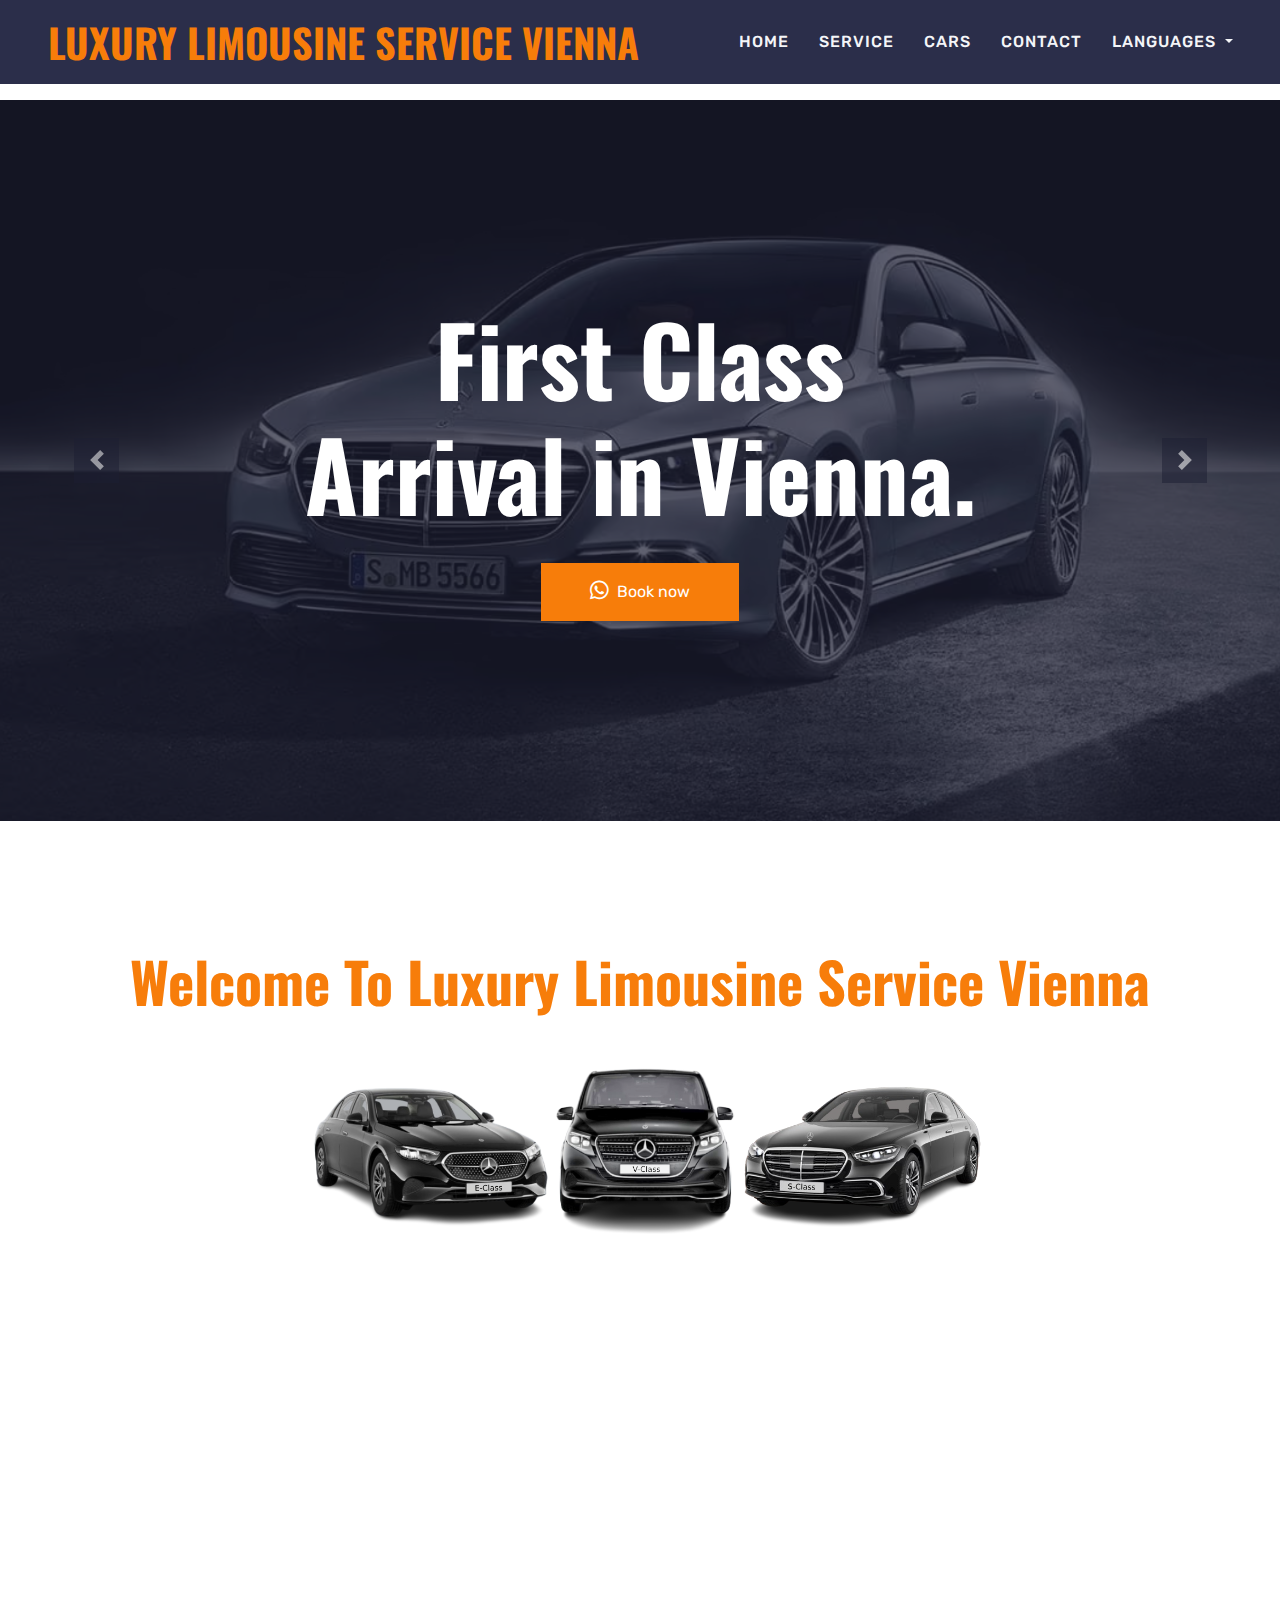
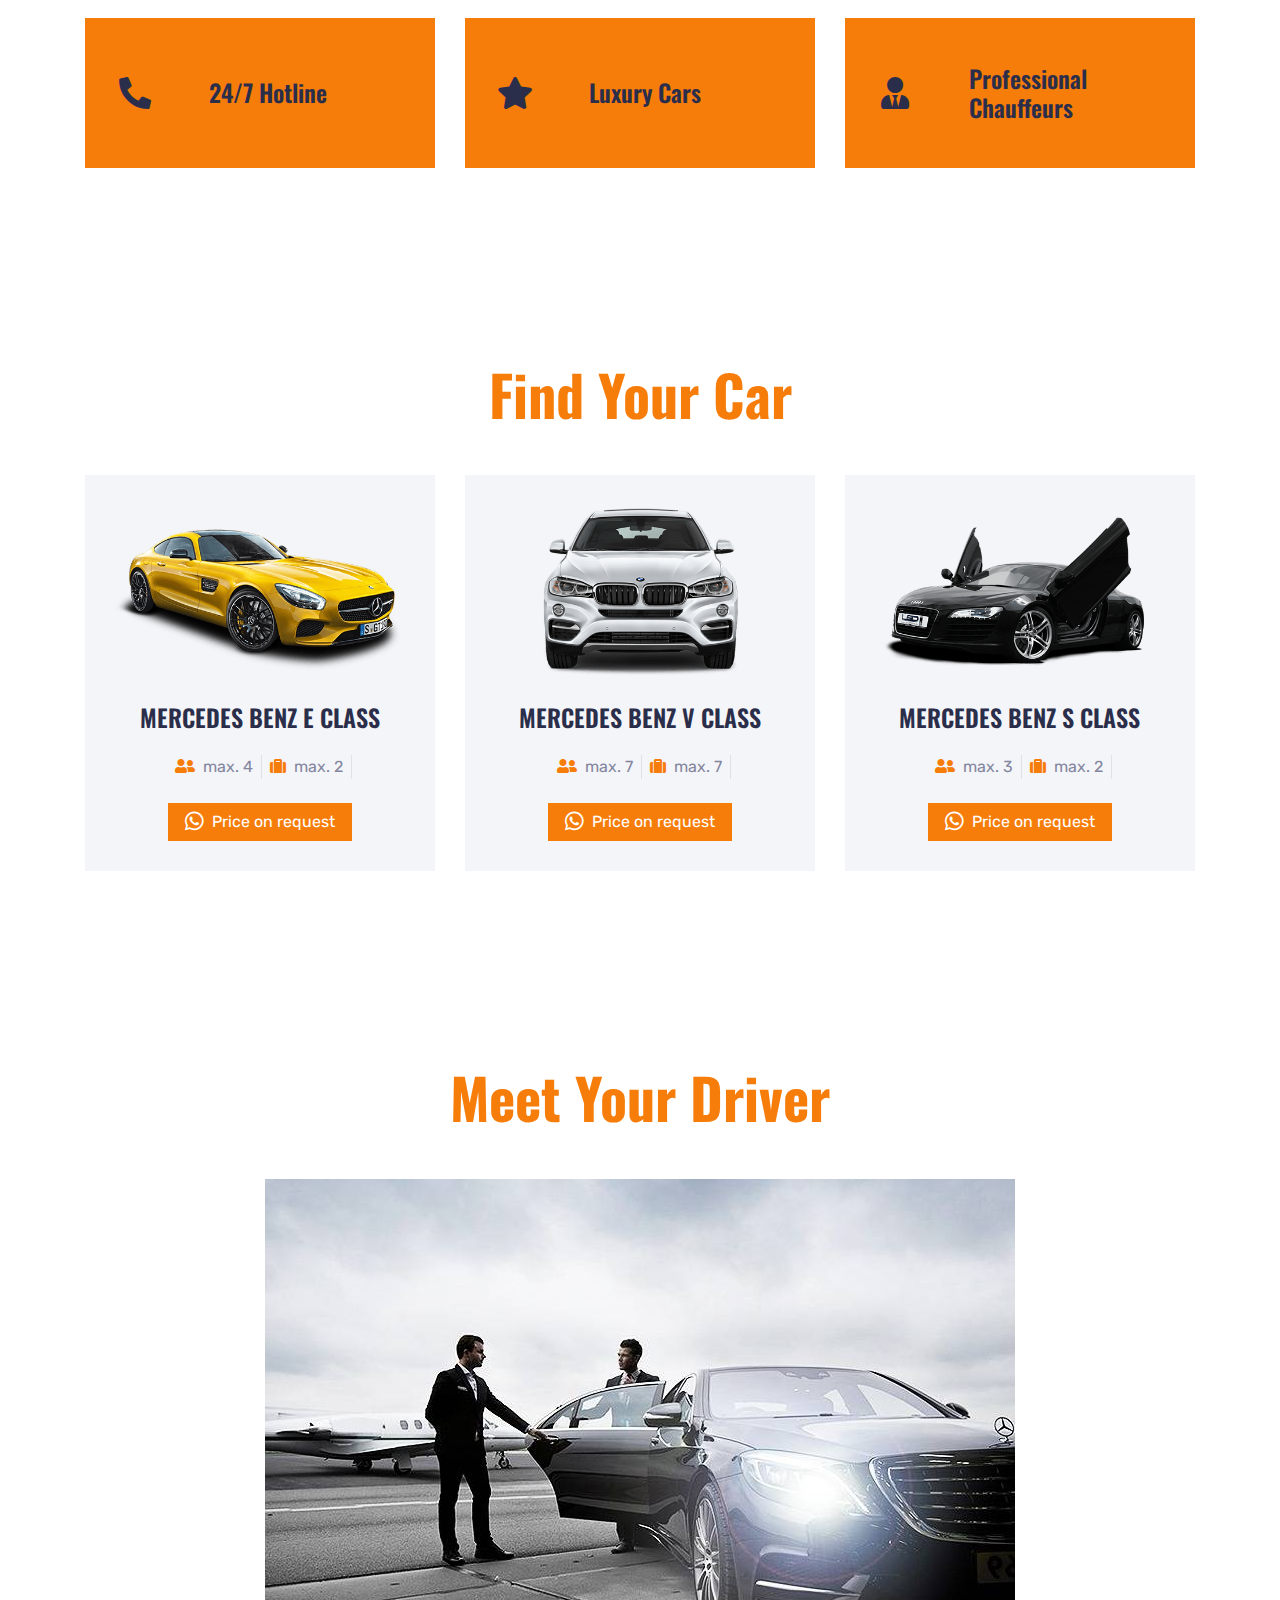
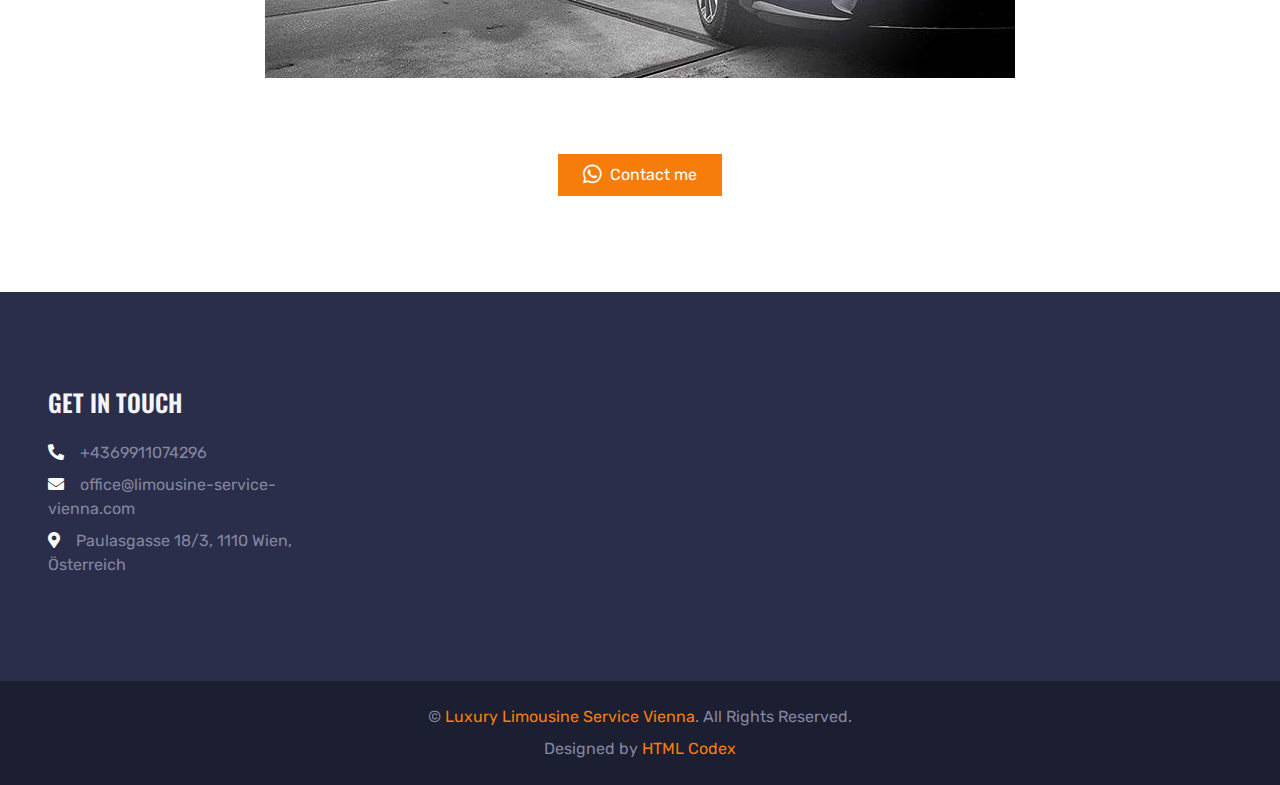
<file: index_en.html>
<!DOCTYPE html>
<html lang="en">
<head>
    <meta charset="utf-8">
    <title>Luxury Limousine Service Vienna</title>
    <meta content="width=device-width, initial-scale=1.0" name="viewport">
    <meta content="Free HTML Templates" name="keywords">
    <meta content="Free HTML Templates" name="description">
    <!-- Favicon -->
    <link href="img/favicon.ico" rel="icon">
    <!-- Google Web Fonts -->
    <link rel="preconnect" href="https://fonts.gstatic.com">
    <link href="https://fonts.googleapis.com/css2?family=Oswald:wght@400;500;600;700&family=Rubik&display=swap" rel="stylesheet"> 
    <!-- Font Awesome -->
    <link href="https://cdnjs.cloudflare.com/ajax/libs/font-awesome/5.15.0/css/all.min.css" rel="stylesheet">
    <!-- Libraries Stylesheet -->
    <link href="lib/owlcarousel/assets/owl.carousel.min.css" rel="stylesheet">
    <link href="lib/tempusdominus/css/tempusdominus-bootstrap-4.min.css" rel="stylesheet" />
    <!-- Customized Bootstrap Stylesheet -->
    <link href="css/bootstrap.min.css" rel="stylesheet">
    <!-- Template Stylesheet -->
    <link href="css/style.css" rel="stylesheet">
</head>
<body>
<!-- Navbar Start -->
<div class="container-fluid position-relative nav-bar p-0">
    <div class="position-relative" style="z-index: 9;">
        <nav class="navbar navbar-expand-lg bg-secondary navbar-dark py-3 py-lg-0 pl-3 pl-lg-5 fixed-top">
            <div class="d-flex align-items-center justify-content-between w-100">
                <!-- Logo and Header -->
                <a href="" class="navbar-brand d-flex align-items-center">
                    <h1 class="text-uppercase text-primary mb-0">Luxury Limousine Service Vienna</h1>
                </a>

                <!-- Navbar Toggler -->
                <button type="button" class="navbar-toggler ml-auto" data-toggle="collapse" data-target="#navbarCollapse">
                    <span class="navbar-toggler-icon"></span>
                </button>
            </div>

            <!-- Navbar Links -->
            <div class="collapse navbar-collapse justify-content-between px-3" id="navbarCollapse">
                <div class="navbar-nav ml-auto py-0">
                    <a href="#" class="nav-item nav-link" onclick="collapseNavbar()">Home</a>
                    <a href="#service" class="nav-item nav-link" onclick="collapseNavbar()">Service</a>
                    <a href="#cars" class="nav-item nav-link" onclick="collapseNavbar()">Cars</a>
                    <a href="#driver" class="nav-item nav-link" onclick="collapseNavbar()">Contact</a>
                    <div class="nav-item dropdown">
                        <a href="#" class="nav-link dropdown-toggle" id="languageDropdown" role="button" data-toggle="dropdown" aria-haspopup="true" aria-expanded="false">
                            Languages
                        </a>
                        <div class="dropdown-menu" aria-labelledby="languageDropdown">
                            <a href="#" id="deButton" class="dropdown-item" onclick="switchToGerman()">
                                <img src="img/DE.png" alt="DE" style="width: 20px; height: 15px;"> DE
                            </a>
                            <a href="#" id="enButton" class="dropdown-item" onclick="switchToEnglish()">
                                <img src="img/EN.png" alt="EN" style="width: 20px; height: 15px;"> EN
                            </a>
                        </div>
                    </div>
                </div>
            </div>
        </nav>
    </div>
</div>
<!-- Navbar End -->
    <!-- Carousel Start -->
    <div class="container-fluid p-0" style="margin-bottom: 30px; margin-top: 100px;">
        <div id="header-carousel" class="carousel slide" data-ride="carousel">
            <div class="carousel-inner">
                <div class="carousel-item active">
                    <img class="w-100" src="img/car11.jpg" alt="Image">
                    <div class="carousel-caption d-flex flex-column align-items-center justify-content-center">
                        <div class="p-3" style="max-width: 900px;">
                            <h1 class="display-1 text-white mb-md-4">First Class <br> Arrival in Vienna.</h1>
                            <a href="https://wa.me/+4369911074296" class="btn btn-primary py-md-3 px-md-5 mt-2">
                                <i class="fab fa-whatsapp fa-lg mr-2"></i>Book now
                            </a>
                        </div>
                    </div>
                </div>
                <div class="carousel-item">
                    <img class="w-100" src="img/car22.jpg" alt="Image">
                    <div class="carousel-caption d-flex flex-column align-items-center justify-content-center">
                        <div class="p-3" style="max-width: 900px;">
                            <h1 class="display-1 text-white mb-md-4">Exclusive airport transfer & sightseeing in Vienna.</h1>
                            <a href="https://wa.me/+4369911074296" class="btn btn-primary py-md-3 px-md-5 mt-2">
                                <i class="fab fa-whatsapp fa-lg mr-2"></i>Book now
                            </a>
                        </div>
                    </div>
                </div>
                <div class="carousel-item">
                    <img class="w-100" src="img/car33.jpg" alt="Image">
                    <div class="carousel-caption d-flex flex-column align-items-center justify-content-center">
                        <div class="p-3" style="max-width: 900px;">
                            <h1 class="display-1 text-white mb-md-4">Arrive, <br>lean back, enjoy.</h1>
                            <a href="https://wa.me/+4369911074296" class="btn btn-primary py-md-3 px-md-5 mt-2">
                                <i class="fab fa-whatsapp fa-lg mr-2"></i>Book now
                            </a>
                        </div>
                    </div>
                </div>
            </div>
            <a class="carousel-control-prev" href="#header-carousel" data-slide="prev">
                <div class="btn btn-dark" style="width: 45px; height: 45px;">
                    <span class="carousel-control-prev-icon mb-n2"></span>
                </div>
            </a>
            <a class="carousel-control-next" href="#header-carousel" data-slide="next">
                <div class="btn btn-dark" style="width: 45px; height: 45px;">
                    <span class="carousel-control-next-icon mb-n2"></span>
                </div>
            </a>
        </div>
    </div>
    <!-- Carousel End -->
    <!-- About Start -->
    <div class="container-fluid py-5">
        <div class="container pt-5 pb-3">
            <h1 id="service" class="display-4 text-primary text-center mb-5">Welcome To <span class="text-primary">Luxury Limousine Service Vienna</span></h1>
            <div class="row justify-content-center">
                <div class="col-lg-10 text-center">
                    <img class="w-75 mb-4" src="img/combined.png" alt="" style="height: auto; width: auto;">
                    <p style="color: white;">Welcome to Luxury Limousine Service Vienna – your exclusive partner for high-quality airport transfers, private sightseeing experiences, and comfortable rides in and around Vienna.</p>
                    <p style="color: white;">We stand for first-class service, highest quality, and stylish comfort. Whether you are arriving at or departing from Vienna Airport – our professional chauffeurs will pick you up on time and take you relaxed, safe, and in elegant Mercedes vehicles to your destination. We also offer reliable pickups from home, hotel, or office for customers from Vienna.</p>
                    <p style="color: white;">Our chauffeurs always appear in well-groomed suits and impress with elegant demeanor. In every vehicle, still water is available to you – for a pleasant and refreshing ride at the highest level.</p>
                    <p style="color: white;">In addition to classic transfers, we offer individual sightseeing tours in luxurious settings as well as selected trips beyond city limits – according to your wishes and schedule.</p>
                    <p style="color: white;">With Luxury Limousine Service Vienna, you experience more than just a ride – you enjoy style, comfort, and genuine Viennese hospitality.</p>
                </div>
            </div>
            <div class="row mt-3">
                <div class="col-lg-4 mb-2">
                    <div class="d-flex align-items-center bg-primary p-4 mb-4" style="height: 150px;">
                        <div class="d-flex align-items-center justify-content-center flex-shrink-0 bg-primary ml-n4 mr-4" style="width: 100px; height: 100px;">
                            <i class="fa fa-2x fa-phone-alt text-secondary"></i>
                        </div>
                        <h4 class="text-secondary m-0">24/7 Hotline</h4>
                    </div>
                </div>
                <div class="col-lg-4 mb-2">
                    <div class="d-flex align-items-center bg-primary p-4 mb-4" style="height: 150px;">
                        <div class="d-flex align-items-center justify-content-center flex-shrink-0 bg-primary ml-n4 mr-4" style="width: 100px; height: 100px;">
                            <i class="fa fa-2x fa-star text-secondary"></i>
                        </div>
                        <h4 class="text-secondary m-0">Luxury Cars</h4>
                    </div>
                </div>
                <div class="col-lg-4 mb-2">
                    <div class="d-flex align-items-center bg-primary p-4 mb-4" style="height: 150px;">
                        <div class="d-flex align-items-center justify-content-center flex-shrink-0 bg-primary ml-n4 mr-4" style="width: 100px; height: 100px;">
                            <i class="fa fa-2x fa-user-tie text-secondary"></i>
                        </div>
                        <h4 class="text-secondary m-0">Professional Chauffeurs</h4>
                    </div>
                </div>
            </div>
        </div>
    </div>
    <!-- About End -->
    <!-- Rent A Car Start -->
    <div class="container-fluid py-5">
        <div class="container pt-5 pb-3">
            <h1 id="cars" class="display-4 text-primary text-center mb-5">Find Your Car</h1>
            <div class="row">
                <div class="col-lg-4 col-md-6 mb-2">
                    <div class="rent-item mb-4">
                        <img class="img-fluid mb-4" src="img/car-rent-1.png" alt="">
                        <h4 class="text-uppercase mb-4">Mercedes Benz E Class</h4>
                        <div class="d-flex justify-content-center mb-4">
                            <div class="px-2">
                                <i class="fa fa-user-friends text-primary mr-1"></i>
                                <span>max. 4</span>
                            </div>
                            <div class="px-2 border-left border-right">
                                <i class="fa fa-suitcase text-primary mr-1"></i>
                                <span>max. 2</span>
                            </div>
                        </div>
                        <a class="btn btn-primary px-3" href="https://wa.me/+4369911074296">
                            <i class="fab fa-whatsapp fa-lg mr-2"></i>Price on request
                        </a>
                    </div>
                </div>
                <div class="col-lg-4 col-md-6 mb-2">
                    <div class="rent-item mb-4">
                        <img class="img-fluid mb-4" src="img/car-rent-2.png" alt="">
                        <h4 class="text-uppercase mb-4">Mercedes Benz V Class</h4>
                        <div class="d-flex justify-content-center mb-4">
                            <div class="px-2">
                                <i class="fa fa-user-friends text-primary mr-1"></i>
                                <span>max. 7</span>
                            </div>
                            <div class="px-2 border-left border-right">
                                <i class="fa fa-suitcase text-primary mr-1"></i>
                                <span>max. 7</span>
                            </div>
                        </div>
                        <a class="btn btn-primary px-3" href="https://wa.me/+4369911074296">
                            <i class="fab fa-whatsapp fa-lg mr-2"></i>Price on request
                        </a>
                    </div>
                </div>
                <div class="col-lg-4 col-md-6 mb-2">
                    <div class="rent-item mb-4">
                        <img class="img-fluid mb-4" src="img/car-rent-3.png" alt="">
                        <h4 class="text-uppercase mb-4">Mercedes Benz S Class</h4>
                        <div class="d-flex justify-content-center mb-4">
                            <div class="px-2">
                                <i class="fa fa-user-friends text-primary mr-1"></i>
                                <span>max. 3</span>
                            </div>
                            <div class="px-2 border-left border-right">
                                <i class="fa fa-suitcase text-primary mr-1"></i>
                                <span>max. 2</span>
                            </div>
                        </div>
                        <a class="btn btn-primary px-3" href="https://wa.me/+4369911074296">
                            <i class="fab fa-whatsapp fa-lg mr-2"></i>Price on request
                        </a>
                    </div>
                </div>
            </div>
        </div>
    </div>
    <!-- Rent A Car End -->
    <!-- Team Start -->
    <div class="container-fluid py-5">
        <div class="container py-5">
            <h1 id="driver" class="display-4 text-primary text-center mb-5">Meet Your Driver</h1>
            <div class="d-flex justify-content-center align-items-center">
                <div class="text-center mx-3">
                    <img class="img-fluid w-70 mb-4" src="img/Limo-service-seattle.jpg" alt="">
                    <h4 class="text-white">Melih Deveci</h4>
                    <div class="mt-4">
                        <a href="https://wa.me/+4369911074296" target="_blank" class="btn btn-primary py-2 px-4">
                            <i class="fab fa-whatsapp fa-lg mr-2"></i>Contact me
                        </a>
                    </div>
                </div>
            </div>
        </div>
    </div>
    <!-- Team End -->
    <!-- Footer Start -->
    <div class="container-fluid bg-secondary py-5 px-sm-3 px-md-5" style="margin-top: 0px;">
        <div class="row pt-5">
            <div class="col-lg-3 col-md-6 mb-5">
                <h4 class="text-uppercase text-light mb-4">Get in touch</h4>
                <p class="mb-2"><i class="fa fa-phone-alt text-white mr-3"></i>+4369911074296</p>
                <p class="mb-2"><i class="fa fa-envelope text-white mr-3"></i>office@limousine-service-vienna.com</p>
                <p class="mb-2"><i class="fa fa-map-marker-alt text-white mr-3"></i>Paulasgasse 18/3, 1110 Wien, Österreich</p>
            </div>
        </div>
    </div>
    <div class="container-fluid bg-dark py-4 px-sm-3 px-md-5">
        <p class="mb-2 text-center text-body">&copy; <a href="#">Luxury Limousine Service Vienna</a>. All Rights Reserved.</p>		
		<!--/*** This template is free as long as you keep the footer author’s credit link/attribution link/backlink. If you'd like to use the template without the footer author’s credit link/attribution link/backlink, you can purchase the Credit Removal License from "https://htmlcodex.com/credit-removal". Thank you for your support. ***/-->					
        <p class="m-0 text-center text-body">Designed by <a href="https://htmlcodex.com">HTML Codex</a></p>
    </div>
     <!-- Footer End -->


    <!-- Back to Top -->
    <a href="#" class="btn btn-lg btn-primary btn-lg-square back-to-top"><i class="fa fa-angle-double-up"></i></a>
    <!-- JavaScript Libraries -->
    <script src="https://code.jquery.com/jquery-3.4.1.min.js"></script>
    <script src="https://stackpath.bootstrapcdn.com/bootstrap/4.4.1/js/bootstrap.bundle.min.js"></script>
    <script src="lib/easing/easing.min.js"></script>
    <script src="lib/waypoints/waypoints.min.js"></script>
    <script src="lib/owlcarousel/owl.carousel.min.js"></script>
    <script src="lib/tempusdominus/js/moment.min.js"></script>
    <script src="lib/tempusdominus/js/moment-timezone.min.js"></script>
    <script src="lib/tempusdominus/js/tempusdominus-bootstrap-4.min.js"></script>
    <!-- Template Javascript -->
    <script src="js/main.js"></script>
    <script src="js/js.js"></script>
</body>
</html>
</file>
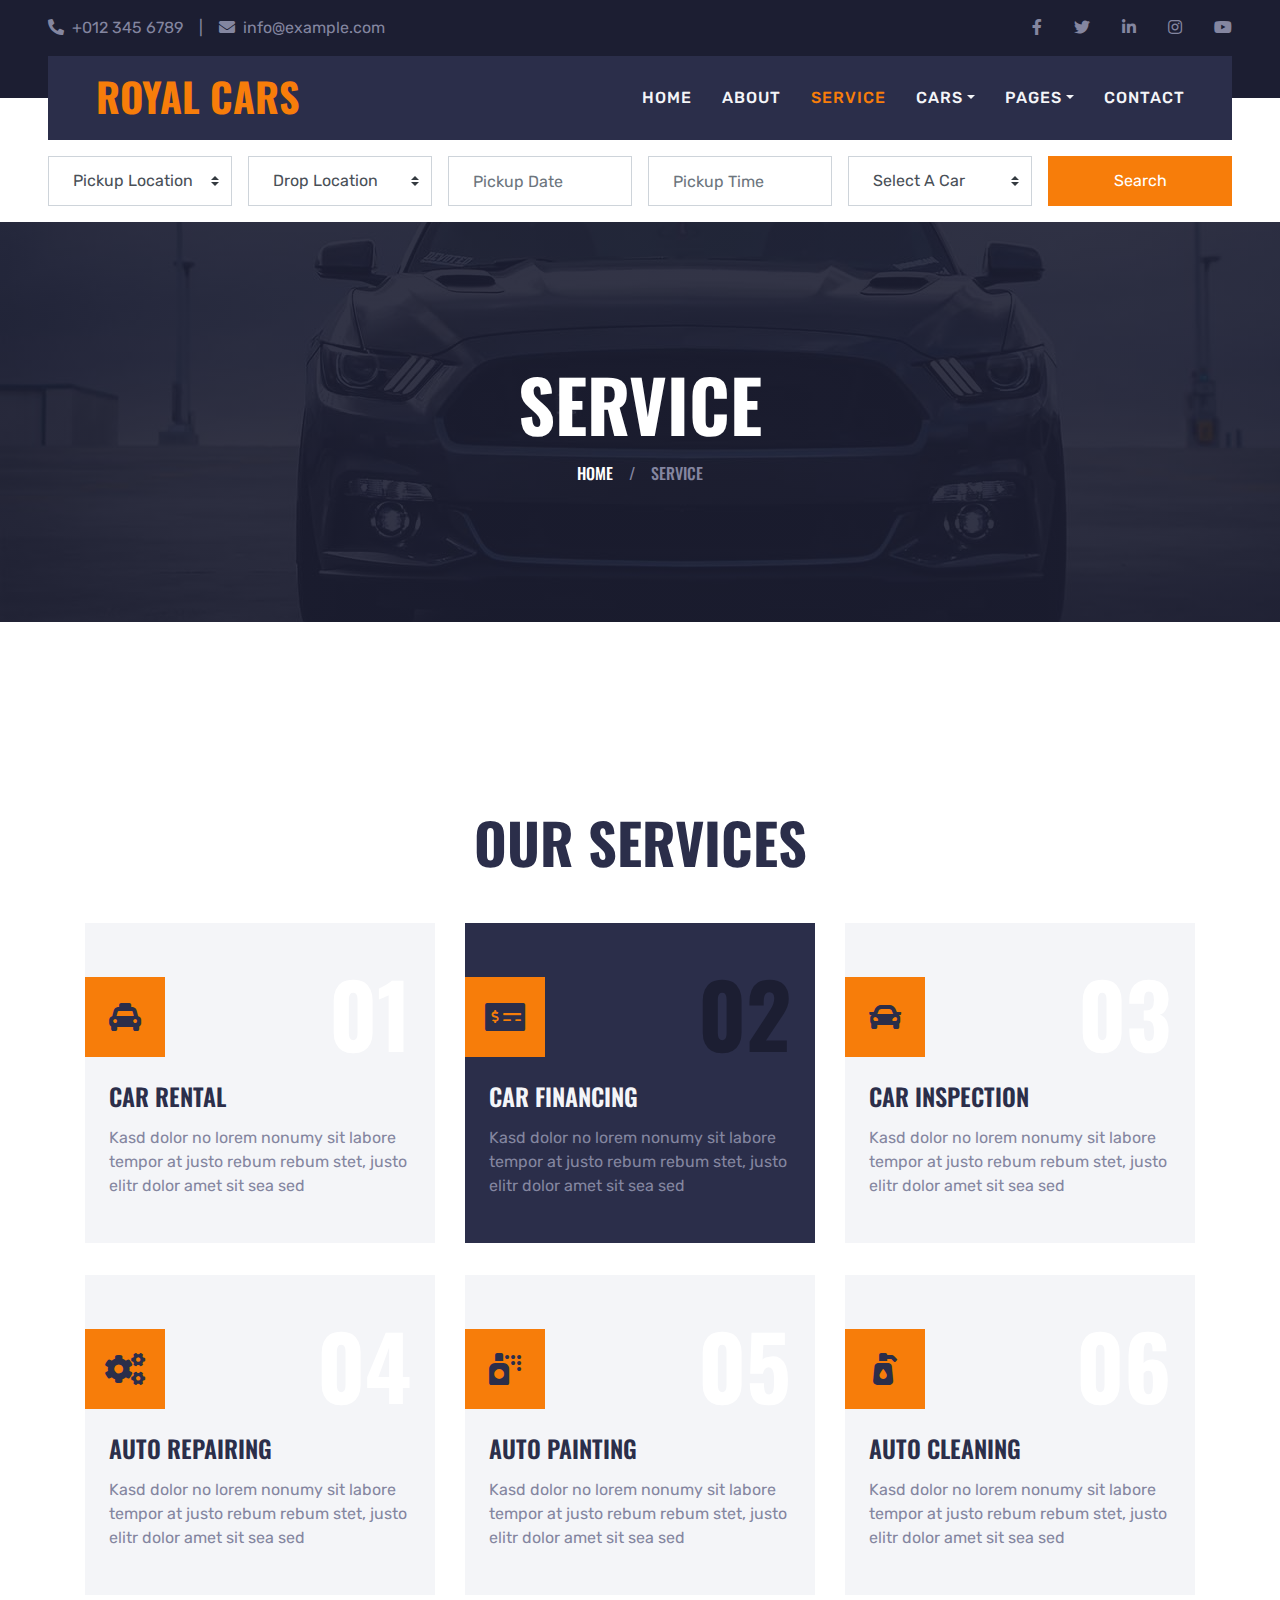
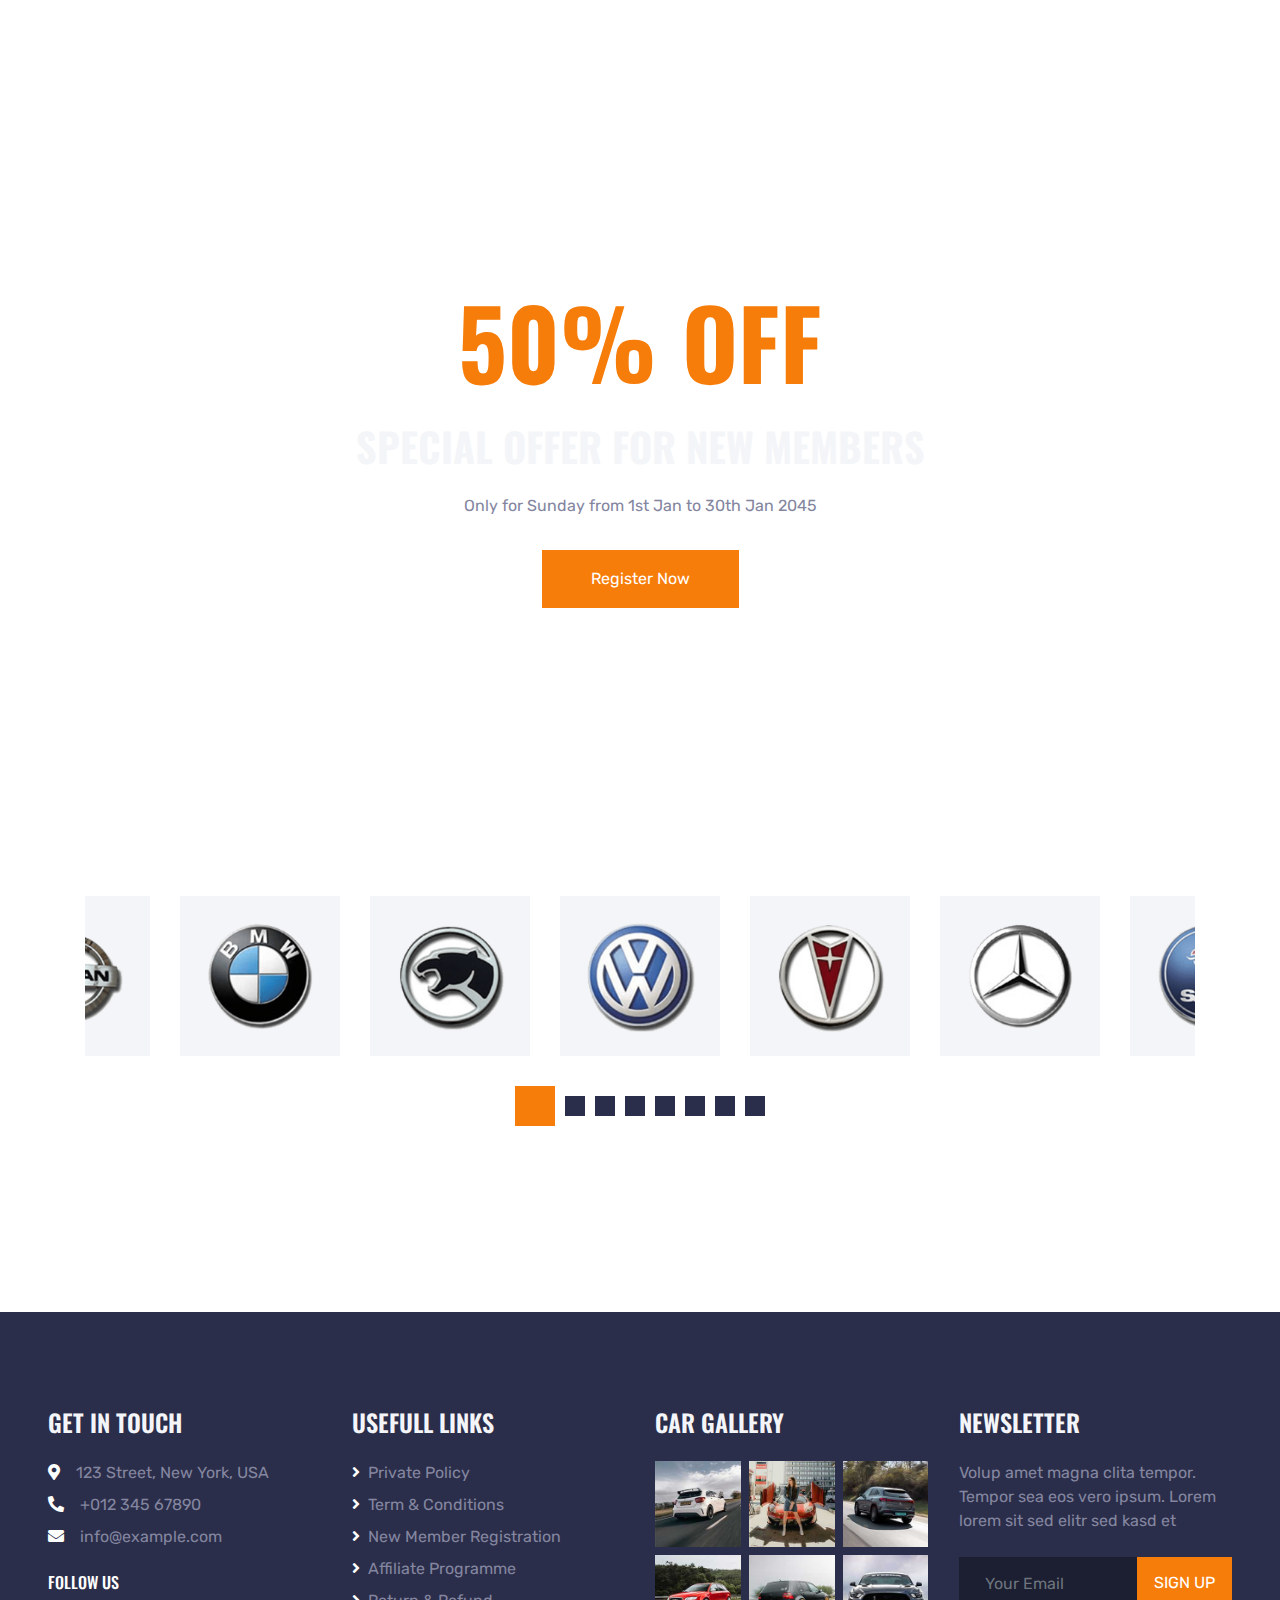
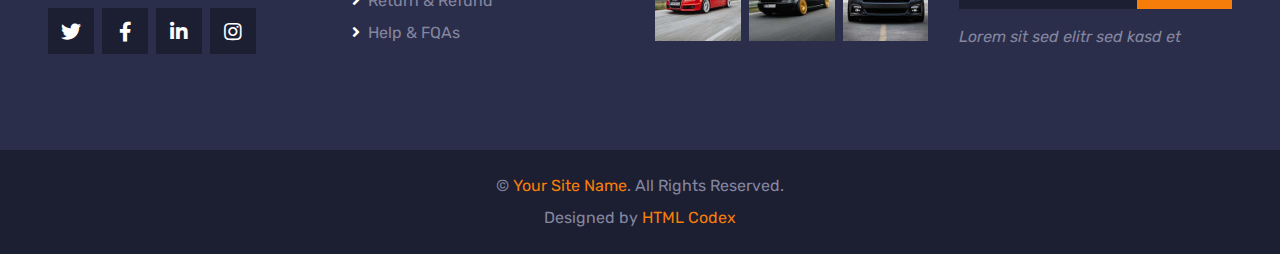
<file: service.html>
<!DOCTYPE html>
<html lang="en">

<head>
    <meta charset="utf-8">
    <title>ROYAL CARS - Car Rental HTML Template</title>
    <meta content="width=device-width, initial-scale=1.0" name="viewport">
    <meta content="Free HTML Templates" name="keywords">
    <meta content="Free HTML Templates" name="description">

    <!-- Favicon -->
    <link href="img/favicon.ico" rel="icon">

    <!-- Google Web Fonts -->
    <link rel="preconnect" href="https://fonts.gstatic.com">
    <link href="https://fonts.googleapis.com/css2?family=Oswald:wght@400;500;600;700&family=Rubik&display=swap" rel="stylesheet"> 

    <!-- Font Awesome -->
    <link href="https://cdnjs.cloudflare.com/ajax/libs/font-awesome/5.15.0/css/all.min.css" rel="stylesheet">

    <!-- Libraries Stylesheet -->
    <link href="lib/owlcarousel/assets/owl.carousel.min.css" rel="stylesheet">
    <link href="lib/tempusdominus/css/tempusdominus-bootstrap-4.min.css" rel="stylesheet" />

    <!-- Customized Bootstrap Stylesheet -->
    <link href="css/bootstrap.min.css" rel="stylesheet">

    <!-- Template Stylesheet -->
    <link href="css/style.css" rel="stylesheet">
</head>

<body>
    <!-- Topbar Start -->
    <div class="container-fluid bg-dark py-3 px-lg-5 d-none d-lg-block">
        <div class="row">
            <div class="col-md-6 text-center text-lg-left mb-2 mb-lg-0">
                <div class="d-inline-flex align-items-center">
                    <a class="text-body pr-3" href=""><i class="fa fa-phone-alt mr-2"></i>+012 345 6789</a>
                    <span class="text-body">|</span>
                    <a class="text-body px-3" href=""><i class="fa fa-envelope mr-2"></i>info@example.com</a>
                </div>
            </div>
            <div class="col-md-6 text-center text-lg-right">
                <div class="d-inline-flex align-items-center">
                    <a class="text-body px-3" href="">
                        <i class="fab fa-facebook-f"></i>
                    </a>
                    <a class="text-body px-3" href="">
                        <i class="fab fa-twitter"></i>
                    </a>
                    <a class="text-body px-3" href="">
                        <i class="fab fa-linkedin-in"></i>
                    </a>
                    <a class="text-body px-3" href="">
                        <i class="fab fa-instagram"></i>
                    </a>
                    <a class="text-body pl-3" href="">
                        <i class="fab fa-youtube"></i>
                    </a>
                </div>
            </div>
        </div>
    </div>
    <!-- Topbar End -->


    <!-- Navbar Start -->
    <div class="container-fluid position-relative nav-bar p-0">
        <div class="position-relative px-lg-5" style="z-index: 9;">
            <nav class="navbar navbar-expand-lg bg-secondary navbar-dark py-3 py-lg-0 pl-3 pl-lg-5">
                <a href="" class="navbar-brand">
                    <h1 class="text-uppercase text-primary mb-1">Royal Cars</h1>
                </a>
                <button type="button" class="navbar-toggler" data-toggle="collapse" data-target="#navbarCollapse">
                    <span class="navbar-toggler-icon"></span>
                </button>
                <div class="collapse navbar-collapse justify-content-between px-3" id="navbarCollapse">
                    <div class="navbar-nav ml-auto py-0">
                        <a href="index.html" class="nav-item nav-link">Home</a>
                        <a href="about.html" class="nav-item nav-link">About</a>
                        <a href="service.html" class="nav-item nav-link active">Service</a>
                        <div class="nav-item dropdown">
                            <a href="#" class="nav-link dropdown-toggle" data-toggle="dropdown">Cars</a>
                            <div class="dropdown-menu rounded-0 m-0">
                                <a href="car.html" class="dropdown-item">Car Listing</a>
                                <a href="detail.html" class="dropdown-item">Car Detail</a>
                                <a href="booking.html" class="dropdown-item">Car Booking</a>
                            </div>
                        </div>
                        <div class="nav-item dropdown">
                            <a href="#" class="nav-link dropdown-toggle" data-toggle="dropdown">Pages</a>
                            <div class="dropdown-menu rounded-0 m-0">
                                <a href="team.html" class="dropdown-item">The Team</a>
                                <a href="testimonial.html" class="dropdown-item">Testimonial</a>
                            </div>
                        </div>
                        <a href="contact.html" class="nav-item nav-link">Contact</a>
                    </div>
                </div>
            </nav>
        </div>
    </div>
    <!-- Navbar End -->


    <!-- Search Start -->
    <div class="container-fluid bg-white pt-3 px-lg-5">
        <div class="row mx-n2">
            <div class="col-xl-2 col-lg-4 col-md-6 px-2">
                <select class="custom-select px-4 mb-3" style="height: 50px;">
                    <option selected>Pickup Location</option>
                    <option value="1">Location 1</option>
                    <option value="2">Location 2</option>
                    <option value="3">Location 3</option>
                </select>
            </div>
            <div class="col-xl-2 col-lg-4 col-md-6 px-2">
                <select class="custom-select px-4 mb-3" style="height: 50px;">
                    <option selected>Drop Location</option>
                    <option value="1">Location 1</option>
                    <option value="2">Location 2</option>
                    <option value="3">Location 3</option>
                </select>
            </div>
            <div class="col-xl-2 col-lg-4 col-md-6 px-2">
                <div class="date mb-3" id="date" data-target-input="nearest">
                    <input type="text" class="form-control p-4 datetimepicker-input" placeholder="Pickup Date"
                        data-target="#date" data-toggle="datetimepicker" />
                </div>
            </div>
            <div class="col-xl-2 col-lg-4 col-md-6 px-2">
                <div class="time mb-3" id="time" data-target-input="nearest">
                    <input type="text" class="form-control p-4 datetimepicker-input" placeholder="Pickup Time"
                        data-target="#time" data-toggle="datetimepicker" />
                </div>
            </div>
            <div class="col-xl-2 col-lg-4 col-md-6 px-2">
                <select class="custom-select px-4 mb-3" style="height: 50px;">
                    <option selected>Select A Car</option>
                    <option value="1">Car 1</option>
                    <option value="2">Car 1</option>
                    <option value="3">Car 1</option>
                </select>
            </div>
            <div class="col-xl-2 col-lg-4 col-md-6 px-2">
                <button class="btn btn-primary btn-block mb-3" type="submit" style="height: 50px;">Search</button>
            </div>
        </div>
    </div>
    <!-- Search End -->


    <!-- Page Header Start -->
    <div class="container-fluid page-header">
        <h1 class="display-3 text-uppercase text-white mb-3">Service</h1>
        <div class="d-inline-flex text-white">
            <h6 class="text-uppercase m-0"><a class="text-white" href="">Home</a></h6>
            <h6 class="text-body m-0 px-3">/</h6>
            <h6 class="text-uppercase text-body m-0">Service</h6>
        </div>
    </div>
    <!-- Page Header Start -->
    

    <!-- Services Start -->
    <div class="container-fluid py-5">
        <div class="container pt-5 pb-3">
            <h1 class="display-4 text-uppercase text-center mb-5">Our Services</h1>
            <div class="row">
                <div class="col-lg-4 col-md-6 mb-2">
                    <div class="service-item d-flex flex-column justify-content-center px-4 mb-4">
                        <div class="d-flex align-items-center justify-content-between mb-3">
                            <div class="d-flex align-items-center justify-content-center bg-primary ml-n4" style="width: 80px; height: 80px;">
                                <i class="fa fa-2x fa-taxi text-secondary"></i>
                            </div>
                            <h1 class="display-2 text-white mt-n2 m-0">01</h1>
                        </div>
                        <h4 class="text-uppercase mb-3">Car Rental</h4>
                        <p class="m-0">Kasd dolor no lorem nonumy sit labore tempor at justo rebum rebum stet, justo elitr dolor amet sit sea sed</p>
                    </div>
                </div>
                <div class="col-lg-4 col-md-6 mb-2">
                    <div class="service-item active d-flex flex-column justify-content-center px-4 mb-4">
                        <div class="d-flex align-items-center justify-content-between mb-3">
                            <div class="d-flex align-items-center justify-content-center bg-primary ml-n4" style="width: 80px; height: 80px;">
                                <i class="fa fa-2x fa-money-check-alt text-secondary"></i>
                            </div>
                            <h1 class="display-2 text-white mt-n2 m-0">02</h1>
                        </div>
                        <h4 class="text-uppercase mb-3">Car Financing</h4>
                        <p class="m-0">Kasd dolor no lorem nonumy sit labore tempor at justo rebum rebum stet, justo elitr dolor amet sit sea sed</p>
                    </div>
                </div>
                <div class="col-lg-4 col-md-6 mb-2">
                    <div class="service-item d-flex flex-column justify-content-center px-4 mb-4">
                        <div class="d-flex align-items-center justify-content-between mb-3">
                            <div class="d-flex align-items-center justify-content-center bg-primary ml-n4" style="width: 80px; height: 80px;">
                                <i class="fa fa-2x fa-car text-secondary"></i>
                            </div>
                            <h1 class="display-2 text-white mt-n2 m-0">03</h1>
                        </div>
                        <h4 class="text-uppercase mb-3">Car Inspection</h4>
                        <p class="m-0">Kasd dolor no lorem nonumy sit labore tempor at justo rebum rebum stet, justo elitr dolor amet sit sea sed</p>
                    </div>
                </div>
                <div class="col-lg-4 col-md-6 mb-2">
                    <div class="service-item d-flex flex-column justify-content-center px-4 mb-4">
                        <div class="d-flex align-items-center justify-content-between mb-3">
                            <div class="d-flex align-items-center justify-content-center bg-primary ml-n4" style="width: 80px; height: 80px;">
                                <i class="fa fa-2x fa-cogs text-secondary"></i>
                            </div>
                            <h1 class="display-2 text-white mt-n2 m-0">04</h1>
                        </div>
                        <h4 class="text-uppercase mb-3">Auto Repairing</h4>
                        <p class="m-0">Kasd dolor no lorem nonumy sit labore tempor at justo rebum rebum stet, justo elitr dolor amet sit sea sed</p>
                    </div>
                </div>
                <div class="col-lg-4 col-md-6 mb-2">
                    <div class="service-item d-flex flex-column justify-content-center px-4 mb-4">
                        <div class="d-flex align-items-center justify-content-between mb-3">
                            <div class="d-flex align-items-center justify-content-center bg-primary ml-n4" style="width: 80px; height: 80px;">
                                <i class="fa fa-2x fa-spray-can text-secondary"></i>
                            </div>
                            <h1 class="display-2 text-white mt-n2 m-0">05</h1>
                        </div>
                        <h4 class="text-uppercase mb-3">Auto Painting</h4>
                        <p class="m-0">Kasd dolor no lorem nonumy sit labore tempor at justo rebum rebum stet, justo elitr dolor amet sit sea sed</p>
                    </div>
                </div>
                <div class="col-lg-4 col-md-6 mb-2">
                    <div class="service-item d-flex flex-column justify-content-center px-4 mb-4">
                        <div class="d-flex align-items-center justify-content-between mb-3">
                            <div class="d-flex align-items-center justify-content-center bg-primary ml-n4" style="width: 80px; height: 80px;">
                                <i class="fa fa-2x fa-pump-soap text-secondary"></i>
                            </div>
                            <h1 class="display-2 text-white mt-n2 m-0">06</h1>
                        </div>
                        <h4 class="text-uppercase mb-3">Auto Cleaning</h4>
                        <p class="m-0">Kasd dolor no lorem nonumy sit labore tempor at justo rebum rebum stet, justo elitr dolor amet sit sea sed</p>
                    </div>
                </div>
            </div>
        </div>
    </div>
    <!-- Services End -->


    <!-- Banner Start -->
    <div class="container-fluid py-5">
        <div class="container py-5">
            <div class="bg-banner py-5 px-4 text-center">
                <div class="py-5">
                    <h1 class="display-1 text-uppercase text-primary mb-4">50% OFF</h1>
                    <h1 class="text-uppercase text-light mb-4">Special Offer For New Members</h1>
                    <p class="mb-4">Only for Sunday from 1st Jan to 30th Jan 2045</p>
                    <a class="btn btn-primary mt-2 py-3 px-5" href="">Register Now</a>
                </div>
            </div>
        </div>
    </div>
    <!-- Banner End -->


    <!-- Vendor Start -->
    <div class="container-fluid py-5">
        <div class="container py-5">
            <div class="owl-carousel vendor-carousel">
                <div class="bg-light p-4">
                    <img src="img/vendor-1.png" alt="">
                </div>
                <div class="bg-light p-4">
                    <img src="img/vendor-2.png" alt="">
                </div>
                <div class="bg-light p-4">
                    <img src="img/vendor-3.png" alt="">
                </div>
                <div class="bg-light p-4">
                    <img src="img/vendor-4.png" alt="">
                </div>
                <div class="bg-light p-4">
                    <img src="img/vendor-5.png" alt="">
                </div>
                <div class="bg-light p-4">
                    <img src="img/vendor-6.png" alt="">
                </div>
                <div class="bg-light p-4">
                    <img src="img/vendor-7.png" alt="">
                </div>
                <div class="bg-light p-4">
                    <img src="img/vendor-8.png" alt="">
                </div>
            </div>
        </div>
    </div>
    <!-- Vendor End -->


    <!-- Footer Start -->
    <div class="container-fluid bg-secondary py-5 px-sm-3 px-md-5" style="margin-top: 90px;">
        <div class="row pt-5">
            <div class="col-lg-3 col-md-6 mb-5">
                <h4 class="text-uppercase text-light mb-4">Get In Touch</h4>
                <p class="mb-2"><i class="fa fa-map-marker-alt text-white mr-3"></i>123 Street, New York, USA</p>
                <p class="mb-2"><i class="fa fa-phone-alt text-white mr-3"></i>+012 345 67890</p>
                <p><i class="fa fa-envelope text-white mr-3"></i>info@example.com</p>
                <h6 class="text-uppercase text-white py-2">Follow Us</h6>
                <div class="d-flex justify-content-start">
                    <a class="btn btn-lg btn-dark btn-lg-square mr-2" href="#"><i class="fab fa-twitter"></i></a>
                    <a class="btn btn-lg btn-dark btn-lg-square mr-2" href="#"><i class="fab fa-facebook-f"></i></a>
                    <a class="btn btn-lg btn-dark btn-lg-square mr-2" href="#"><i class="fab fa-linkedin-in"></i></a>
                    <a class="btn btn-lg btn-dark btn-lg-square" href="#"><i class="fab fa-instagram"></i></a>
                </div>
            </div>
            <div class="col-lg-3 col-md-6 mb-5">
                <h4 class="text-uppercase text-light mb-4">Usefull Links</h4>
                <div class="d-flex flex-column justify-content-start">
                    <a class="text-body mb-2" href="#"><i class="fa fa-angle-right text-white mr-2"></i>Private Policy</a>
                    <a class="text-body mb-2" href="#"><i class="fa fa-angle-right text-white mr-2"></i>Term & Conditions</a>
                    <a class="text-body mb-2" href="#"><i class="fa fa-angle-right text-white mr-2"></i>New Member Registration</a>
                    <a class="text-body mb-2" href="#"><i class="fa fa-angle-right text-white mr-2"></i>Affiliate Programme</a>
                    <a class="text-body mb-2" href="#"><i class="fa fa-angle-right text-white mr-2"></i>Return & Refund</a>
                    <a class="text-body" href="#"><i class="fa fa-angle-right text-white mr-2"></i>Help & FQAs</a>
                </div>
            </div>
            <div class="col-lg-3 col-md-6 mb-5">
                <h4 class="text-uppercase text-light mb-4">Car Gallery</h4>
                <div class="row mx-n1">
                    <div class="col-4 px-1 mb-2">
                        <a href=""><img class="w-100" src="img/gallery-1.jpg" alt=""></a>
                    </div>
                    <div class="col-4 px-1 mb-2">
                        <a href=""><img class="w-100" src="img/gallery-2.jpg" alt=""></a>
                    </div>
                    <div class="col-4 px-1 mb-2">
                        <a href=""><img class="w-100" src="img/gallery-3.jpg" alt=""></a>
                    </div>
                    <div class="col-4 px-1 mb-2">
                        <a href=""><img class="w-100" src="img/gallery-4.jpg" alt=""></a>
                    </div>
                    <div class="col-4 px-1 mb-2">
                        <a href=""><img class="w-100" src="img/gallery-5.jpg" alt=""></a>
                    </div>
                    <div class="col-4 px-1 mb-2">
                        <a href=""><img class="w-100" src="img/gallery-6.jpg" alt=""></a>
                    </div>
                </div>
            </div>
            <div class="col-lg-3 col-md-6 mb-5">
                <h4 class="text-uppercase text-light mb-4">Newsletter</h4>
                <p class="mb-4">Volup amet magna clita tempor. Tempor sea eos vero ipsum. Lorem lorem sit sed elitr sed kasd et</p>
                <div class="w-100 mb-3">
                    <div class="input-group">
                        <input type="text" class="form-control bg-dark border-dark" style="padding: 25px;" placeholder="Your Email">
                        <div class="input-group-append">
                            <button class="btn btn-primary text-uppercase px-3">Sign Up</button>
                        </div>
                    </div>
                </div>
                <i>Lorem sit sed elitr sed kasd et</i>
            </div>
        </div>
    </div>
    <div class="container-fluid bg-dark py-4 px-sm-3 px-md-5">
        <p class="mb-2 text-center text-body">&copy; <a href="#">Your Site Name</a>. All Rights Reserved.</p>
		
		<!--/*** This template is free as long as you keep the footer author’s credit link/attribution link/backlink. If you'd like to use the template without the footer author’s credit link/attribution link/backlink, you can purchase the Credit Removal License from "https://htmlcodex.com/credit-removal". Thank you for your support. ***/-->					
        <p class="m-0 text-center text-body">Designed by <a href="https://htmlcodex.com">HTML Codex</a></p>
    </div>
    <!-- Footer End -->


    <!-- Back to Top -->
    <a href="#" class="btn btn-lg btn-primary btn-lg-square back-to-top"><i class="fa fa-angle-double-up"></i></a>


    <!-- JavaScript Libraries -->
    <script src="https://code.jquery.com/jquery-3.4.1.min.js"></script>
    <script src="https://stackpath.bootstrapcdn.com/bootstrap/4.4.1/js/bootstrap.bundle.min.js"></script>
    <script src="lib/easing/easing.min.js"></script>
    <script src="lib/waypoints/waypoints.min.js"></script>
    <script src="lib/owlcarousel/owl.carousel.min.js"></script>
    <script src="lib/tempusdominus/js/moment.min.js"></script>
    <script src="lib/tempusdominus/js/moment-timezone.min.js"></script>
    <script src="lib/tempusdominus/js/tempusdominus-bootstrap-4.min.js"></script>

    <!-- Template Javascript -->
    <script src="js/main.js"></script>
</body>

</html>
</file>
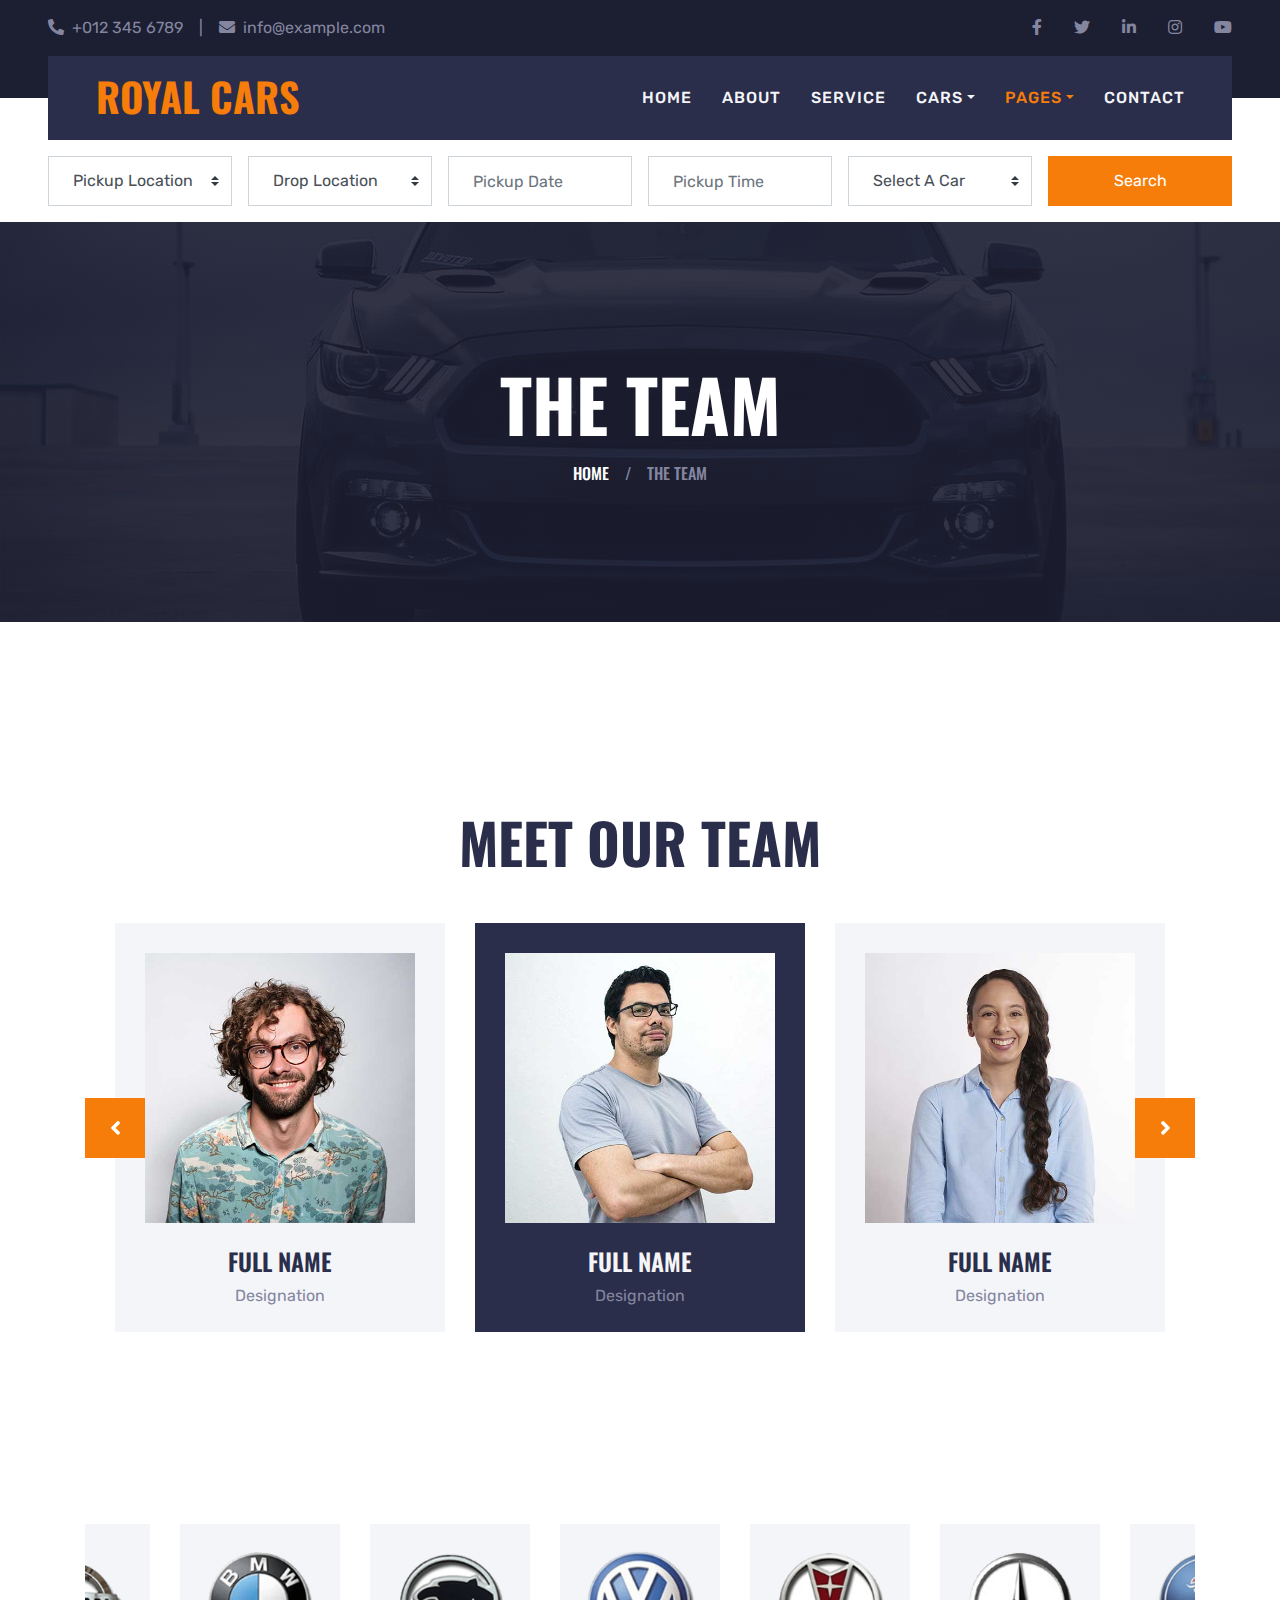
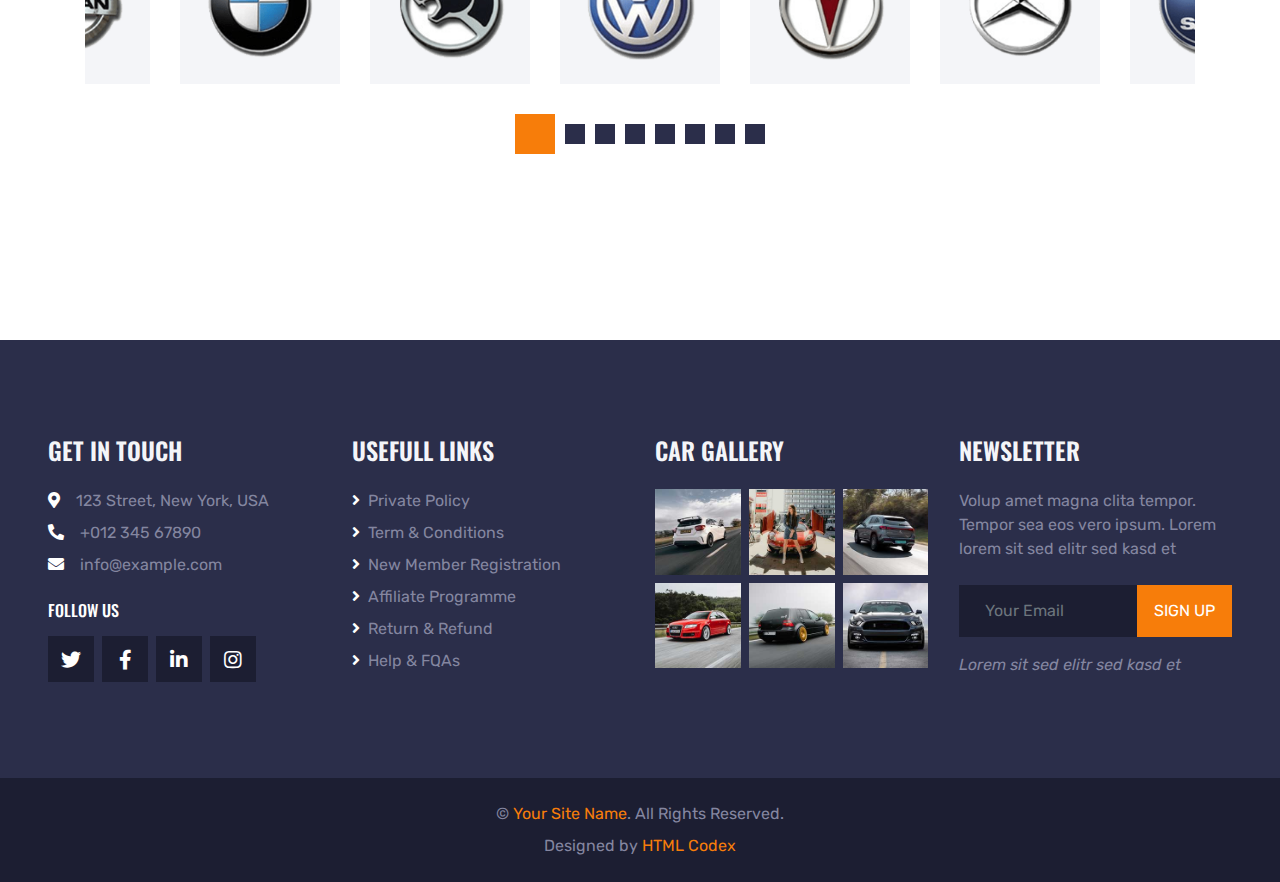
<file: team.html>
<!DOCTYPE html>
<html lang="en">

<head>
    <meta charset="utf-8">
    <title>ROYAL CARS - Car Rental HTML Template</title>
    <meta content="width=device-width, initial-scale=1.0" name="viewport">
    <meta content="Free HTML Templates" name="keywords">
    <meta content="Free HTML Templates" name="description">

    <!-- Favicon -->
    <link href="img/favicon.ico" rel="icon">

    <!-- Google Web Fonts -->
    <link rel="preconnect" href="https://fonts.gstatic.com">
    <link href="https://fonts.googleapis.com/css2?family=Oswald:wght@400;500;600;700&family=Rubik&display=swap" rel="stylesheet"> 

    <!-- Font Awesome -->
    <link href="https://cdnjs.cloudflare.com/ajax/libs/font-awesome/5.15.0/css/all.min.css" rel="stylesheet">

    <!-- Libraries Stylesheet -->
    <link href="lib/owlcarousel/assets/owl.carousel.min.css" rel="stylesheet">
    <link href="lib/tempusdominus/css/tempusdominus-bootstrap-4.min.css" rel="stylesheet" />

    <!-- Customized Bootstrap Stylesheet -->
    <link href="css/bootstrap.min.css" rel="stylesheet">

    <!-- Template Stylesheet -->
    <link href="css/style.css" rel="stylesheet">
</head>

<body>
    <!-- Topbar Start -->
    <div class="container-fluid bg-dark py-3 px-lg-5 d-none d-lg-block">
        <div class="row">
            <div class="col-md-6 text-center text-lg-left mb-2 mb-lg-0">
                <div class="d-inline-flex align-items-center">
                    <a class="text-body pr-3" href=""><i class="fa fa-phone-alt mr-2"></i>+012 345 6789</a>
                    <span class="text-body">|</span>
                    <a class="text-body px-3" href=""><i class="fa fa-envelope mr-2"></i>info@example.com</a>
                </div>
            </div>
            <div class="col-md-6 text-center text-lg-right">
                <div class="d-inline-flex align-items-center">
                    <a class="text-body px-3" href="">
                        <i class="fab fa-facebook-f"></i>
                    </a>
                    <a class="text-body px-3" href="">
                        <i class="fab fa-twitter"></i>
                    </a>
                    <a class="text-body px-3" href="">
                        <i class="fab fa-linkedin-in"></i>
                    </a>
                    <a class="text-body px-3" href="">
                        <i class="fab fa-instagram"></i>
                    </a>
                    <a class="text-body pl-3" href="">
                        <i class="fab fa-youtube"></i>
                    </a>
                </div>
            </div>
        </div>
    </div>
    <!-- Topbar End -->


    <!-- Navbar Start -->
    <div class="container-fluid position-relative nav-bar p-0">
        <div class="position-relative px-lg-5" style="z-index: 9;">
            <nav class="navbar navbar-expand-lg bg-secondary navbar-dark py-3 py-lg-0 pl-3 pl-lg-5">
                <a href="" class="navbar-brand">
                    <h1 class="text-uppercase text-primary mb-1">Royal Cars</h1>
                </a>
                <button type="button" class="navbar-toggler" data-toggle="collapse" data-target="#navbarCollapse">
                    <span class="navbar-toggler-icon"></span>
                </button>
                <div class="collapse navbar-collapse justify-content-between px-3" id="navbarCollapse">
                    <div class="navbar-nav ml-auto py-0">
                        <a href="index.html" class="nav-item nav-link">Home</a>
                        <a href="about.html" class="nav-item nav-link">About</a>
                        <a href="service.html" class="nav-item nav-link">Service</a>
                        <div class="nav-item dropdown">
                            <a href="#" class="nav-link dropdown-toggle" data-toggle="dropdown">Cars</a>
                            <div class="dropdown-menu rounded-0 m-0">
                                <a href="car.html" class="dropdown-item">Car Listing</a>
                                <a href="detail.html" class="dropdown-item">Car Detail</a>
                                <a href="booking.html" class="dropdown-item">Car Booking</a>
                            </div>
                        </div>
                        <div class="nav-item dropdown">
                            <a href="#" class="nav-link dropdown-toggle active" data-toggle="dropdown">Pages</a>
                            <div class="dropdown-menu rounded-0 m-0">
                                <a href="team.html" class="dropdown-item active">The Team</a>
                                <a href="testimonial.html" class="dropdown-item">Testimonial</a>
                            </div>
                        </div>
                        <a href="contact.html" class="nav-item nav-link">Contact</a>
                    </div>
                </div>
            </nav>
        </div>
    </div>
    <!-- Navbar End -->


    <!-- Search Start -->
    <div class="container-fluid bg-white pt-3 px-lg-5">
        <div class="row mx-n2">
            <div class="col-xl-2 col-lg-4 col-md-6 px-2">
                <select class="custom-select px-4 mb-3" style="height: 50px;">
                    <option selected>Pickup Location</option>
                    <option value="1">Location 1</option>
                    <option value="2">Location 2</option>
                    <option value="3">Location 3</option>
                </select>
            </div>
            <div class="col-xl-2 col-lg-4 col-md-6 px-2">
                <select class="custom-select px-4 mb-3" style="height: 50px;">
                    <option selected>Drop Location</option>
                    <option value="1">Location 1</option>
                    <option value="2">Location 2</option>
                    <option value="3">Location 3</option>
                </select>
            </div>
            <div class="col-xl-2 col-lg-4 col-md-6 px-2">
                <div class="date mb-3" id="date" data-target-input="nearest">
                    <input type="text" class="form-control p-4 datetimepicker-input" placeholder="Pickup Date"
                        data-target="#date" data-toggle="datetimepicker" />
                </div>
            </div>
            <div class="col-xl-2 col-lg-4 col-md-6 px-2">
                <div class="time mb-3" id="time" data-target-input="nearest">
                    <input type="text" class="form-control p-4 datetimepicker-input" placeholder="Pickup Time"
                        data-target="#time" data-toggle="datetimepicker" />
                </div>
            </div>
            <div class="col-xl-2 col-lg-4 col-md-6 px-2">
                <select class="custom-select px-4 mb-3" style="height: 50px;">
                    <option selected>Select A Car</option>
                    <option value="1">Car 1</option>
                    <option value="2">Car 1</option>
                    <option value="3">Car 1</option>
                </select>
            </div>
            <div class="col-xl-2 col-lg-4 col-md-6 px-2">
                <button class="btn btn-primary btn-block mb-3" type="submit" style="height: 50px;">Search</button>
            </div>
        </div>
    </div>
    <!-- Search End -->


    <!-- Page Header Start -->
    <div class="container-fluid page-header">
        <h1 class="display-3 text-uppercase text-white mb-3">The Team</h1>
        <div class="d-inline-flex text-white">
            <h6 class="text-uppercase m-0"><a class="text-white" href="">Home</a></h6>
            <h6 class="text-body m-0 px-3">/</h6>
            <h6 class="text-uppercase text-body m-0">The Team</h6>
        </div>
    </div>
    <!-- Page Header Start -->


    <!-- Team Start -->
    <div class="container-fluid py-5">
        <div class="container py-5">
            <h1 class="display-4 text-uppercase text-center mb-5">Meet Our Team</h1>
            <div class="owl-carousel team-carousel position-relative" style="padding: 0 30px;">
                <div class="team-item">
                    <img class="img-fluid w-100" src="img/team-1.jpg" alt="">
                    <div class="position-relative py-4">
                        <h4 class="text-uppercase">Full Name</h4>
                        <p class="m-0">Designation</p>
                        <div class="team-social position-absolute w-100 h-100 d-flex align-items-center justify-content-center">
                            <a class="btn btn-lg btn-primary btn-lg-square mx-1" href="#"><i class="fab fa-twitter"></i></a>
                            <a class="btn btn-lg btn-primary btn-lg-square mx-1" href="#"><i class="fab fa-facebook-f"></i></a>
                            <a class="btn btn-lg btn-primary btn-lg-square mx-1" href="#"><i class="fab fa-linkedin-in"></i></a>
                        </div>
                    </div>
                </div>
                <div class="team-item">
                    <img class="img-fluid w-100" src="img/team-2.jpg" alt="">
                    <div class="position-relative py-4">
                        <h4 class="text-uppercase">Full Name</h4>
                        <p class="m-0">Designation</p>
                        <div class="team-social position-absolute w-100 h-100 d-flex align-items-center justify-content-center">
                            <a class="btn btn-lg btn-primary btn-lg-square mx-1" href="#"><i class="fab fa-twitter"></i></a>
                            <a class="btn btn-lg btn-primary btn-lg-square mx-1" href="#"><i class="fab fa-facebook-f"></i></a>
                            <a class="btn btn-lg btn-primary btn-lg-square mx-1" href="#"><i class="fab fa-linkedin-in"></i></a>
                        </div>
                    </div>
                </div>
                <div class="team-item">
                    <img class="img-fluid w-100" src="img/team-3.jpg" alt="">
                    <div class="position-relative py-4">
                        <h4 class="text-uppercase">Full Name</h4>
                        <p class="m-0">Designation</p>
                        <div class="team-social position-absolute w-100 h-100 d-flex align-items-center justify-content-center">
                            <a class="btn btn-lg btn-primary btn-lg-square mx-1" href="#"><i class="fab fa-twitter"></i></a>
                            <a class="btn btn-lg btn-primary btn-lg-square mx-1" href="#"><i class="fab fa-facebook-f"></i></a>
                            <a class="btn btn-lg btn-primary btn-lg-square mx-1" href="#"><i class="fab fa-linkedin-in"></i></a>
                        </div>
                    </div>
                </div>
                <div class="team-item">
                    <img class="img-fluid w-100" src="img/team-4.jpg" alt="">
                    <div class="position-relative py-4">
                        <h4 class="text-uppercase">Full Name</h4>
                        <p class="m-0">Designation</p>
                        <div class="team-social position-absolute w-100 h-100 d-flex align-items-center justify-content-center">
                            <a class="btn btn-lg btn-primary btn-lg-square mx-1" href="#"><i class="fab fa-twitter"></i></a>
                            <a class="btn btn-lg btn-primary btn-lg-square mx-1" href="#"><i class="fab fa-facebook-f"></i></a>
                            <a class="btn btn-lg btn-primary btn-lg-square mx-1" href="#"><i class="fab fa-linkedin-in"></i></a>
                        </div>
                    </div>
                </div>
            </div>
        </div>
    </div>
    <!-- Team End -->


    <!-- Vendor Start -->
    <div class="container-fluid py-5">
        <div class="container py-5">
            <div class="owl-carousel vendor-carousel">
                <div class="bg-light p-4">
                    <img src="img/vendor-1.png" alt="">
                </div>
                <div class="bg-light p-4">
                    <img src="img/vendor-2.png" alt="">
                </div>
                <div class="bg-light p-4">
                    <img src="img/vendor-3.png" alt="">
                </div>
                <div class="bg-light p-4">
                    <img src="img/vendor-4.png" alt="">
                </div>
                <div class="bg-light p-4">
                    <img src="img/vendor-5.png" alt="">
                </div>
                <div class="bg-light p-4">
                    <img src="img/vendor-6.png" alt="">
                </div>
                <div class="bg-light p-4">
                    <img src="img/vendor-7.png" alt="">
                </div>
                <div class="bg-light p-4">
                    <img src="img/vendor-8.png" alt="">
                </div>
            </div>
        </div>
    </div>
    <!-- Vendor End -->


    <!-- Footer Start -->
    <div class="container-fluid bg-secondary py-5 px-sm-3 px-md-5" style="margin-top: 90px;">
        <div class="row pt-5">
            <div class="col-lg-3 col-md-6 mb-5">
                <h4 class="text-uppercase text-light mb-4">Get In Touch</h4>
                <p class="mb-2"><i class="fa fa-map-marker-alt text-white mr-3"></i>123 Street, New York, USA</p>
                <p class="mb-2"><i class="fa fa-phone-alt text-white mr-3"></i>+012 345 67890</p>
                <p><i class="fa fa-envelope text-white mr-3"></i>info@example.com</p>
                <h6 class="text-uppercase text-white py-2">Follow Us</h6>
                <div class="d-flex justify-content-start">
                    <a class="btn btn-lg btn-dark btn-lg-square mr-2" href="#"><i class="fab fa-twitter"></i></a>
                    <a class="btn btn-lg btn-dark btn-lg-square mr-2" href="#"><i class="fab fa-facebook-f"></i></a>
                    <a class="btn btn-lg btn-dark btn-lg-square mr-2" href="#"><i class="fab fa-linkedin-in"></i></a>
                    <a class="btn btn-lg btn-dark btn-lg-square" href="#"><i class="fab fa-instagram"></i></a>
                </div>
            </div>
            <div class="col-lg-3 col-md-6 mb-5">
                <h4 class="text-uppercase text-light mb-4">Usefull Links</h4>
                <div class="d-flex flex-column justify-content-start">
                    <a class="text-body mb-2" href="#"><i class="fa fa-angle-right text-white mr-2"></i>Private Policy</a>
                    <a class="text-body mb-2" href="#"><i class="fa fa-angle-right text-white mr-2"></i>Term & Conditions</a>
                    <a class="text-body mb-2" href="#"><i class="fa fa-angle-right text-white mr-2"></i>New Member Registration</a>
                    <a class="text-body mb-2" href="#"><i class="fa fa-angle-right text-white mr-2"></i>Affiliate Programme</a>
                    <a class="text-body mb-2" href="#"><i class="fa fa-angle-right text-white mr-2"></i>Return & Refund</a>
                    <a class="text-body" href="#"><i class="fa fa-angle-right text-white mr-2"></i>Help & FQAs</a>
                </div>
            </div>
            <div class="col-lg-3 col-md-6 mb-5">
                <h4 class="text-uppercase text-light mb-4">Car Gallery</h4>
                <div class="row mx-n1">
                    <div class="col-4 px-1 mb-2">
                        <a href=""><img class="w-100" src="img/gallery-1.jpg" alt=""></a>
                    </div>
                    <div class="col-4 px-1 mb-2">
                        <a href=""><img class="w-100" src="img/gallery-2.jpg" alt=""></a>
                    </div>
                    <div class="col-4 px-1 mb-2">
                        <a href=""><img class="w-100" src="img/gallery-3.jpg" alt=""></a>
                    </div>
                    <div class="col-4 px-1 mb-2">
                        <a href=""><img class="w-100" src="img/gallery-4.jpg" alt=""></a>
                    </div>
                    <div class="col-4 px-1 mb-2">
                        <a href=""><img class="w-100" src="img/gallery-5.jpg" alt=""></a>
                    </div>
                    <div class="col-4 px-1 mb-2">
                        <a href=""><img class="w-100" src="img/gallery-6.jpg" alt=""></a>
                    </div>
                </div>
            </div>
            <div class="col-lg-3 col-md-6 mb-5">
                <h4 class="text-uppercase text-light mb-4">Newsletter</h4>
                <p class="mb-4">Volup amet magna clita tempor. Tempor sea eos vero ipsum. Lorem lorem sit sed elitr sed kasd et</p>
                <div class="w-100 mb-3">
                    <div class="input-group">
                        <input type="text" class="form-control bg-dark border-dark" style="padding: 25px;" placeholder="Your Email">
                        <div class="input-group-append">
                            <button class="btn btn-primary text-uppercase px-3">Sign Up</button>
                        </div>
                    </div>
                </div>
                <i>Lorem sit sed elitr sed kasd et</i>
            </div>
        </div>
    </div>
    <div class="container-fluid bg-dark py-4 px-sm-3 px-md-5">
        <p class="mb-2 text-center text-body">&copy; <a href="#">Your Site Name</a>. All Rights Reserved.</p>
		
		<!--/*** This template is free as long as you keep the footer author’s credit link/attribution link/backlink. If you'd like to use the template without the footer author’s credit link/attribution link/backlink, you can purchase the Credit Removal License from "https://htmlcodex.com/credit-removal". Thank you for your support. ***/-->					
        <p class="m-0 text-center text-body">Designed by <a href="https://htmlcodex.com">HTML Codex</a></p>
    </div>
    <!-- Footer End -->


    <!-- Back to Top -->
    <a href="#" class="btn btn-lg btn-primary btn-lg-square back-to-top"><i class="fa fa-angle-double-up"></i></a>


    <!-- JavaScript Libraries -->
    <script src="https://code.jquery.com/jquery-3.4.1.min.js"></script>
    <script src="https://stackpath.bootstrapcdn.com/bootstrap/4.4.1/js/bootstrap.bundle.min.js"></script>
    <script src="lib/easing/easing.min.js"></script>
    <script src="lib/waypoints/waypoints.min.js"></script>
    <script src="lib/owlcarousel/owl.carousel.min.js"></script>
    <script src="lib/tempusdominus/js/moment.min.js"></script>
    <script src="lib/tempusdominus/js/moment-timezone.min.js"></script>
    <script src="lib/tempusdominus/js/tempusdominus-bootstrap-4.min.js"></script>

    <!-- Template Javascript -->
    <script src="js/main.js"></script>
</body>

</html>
</file>
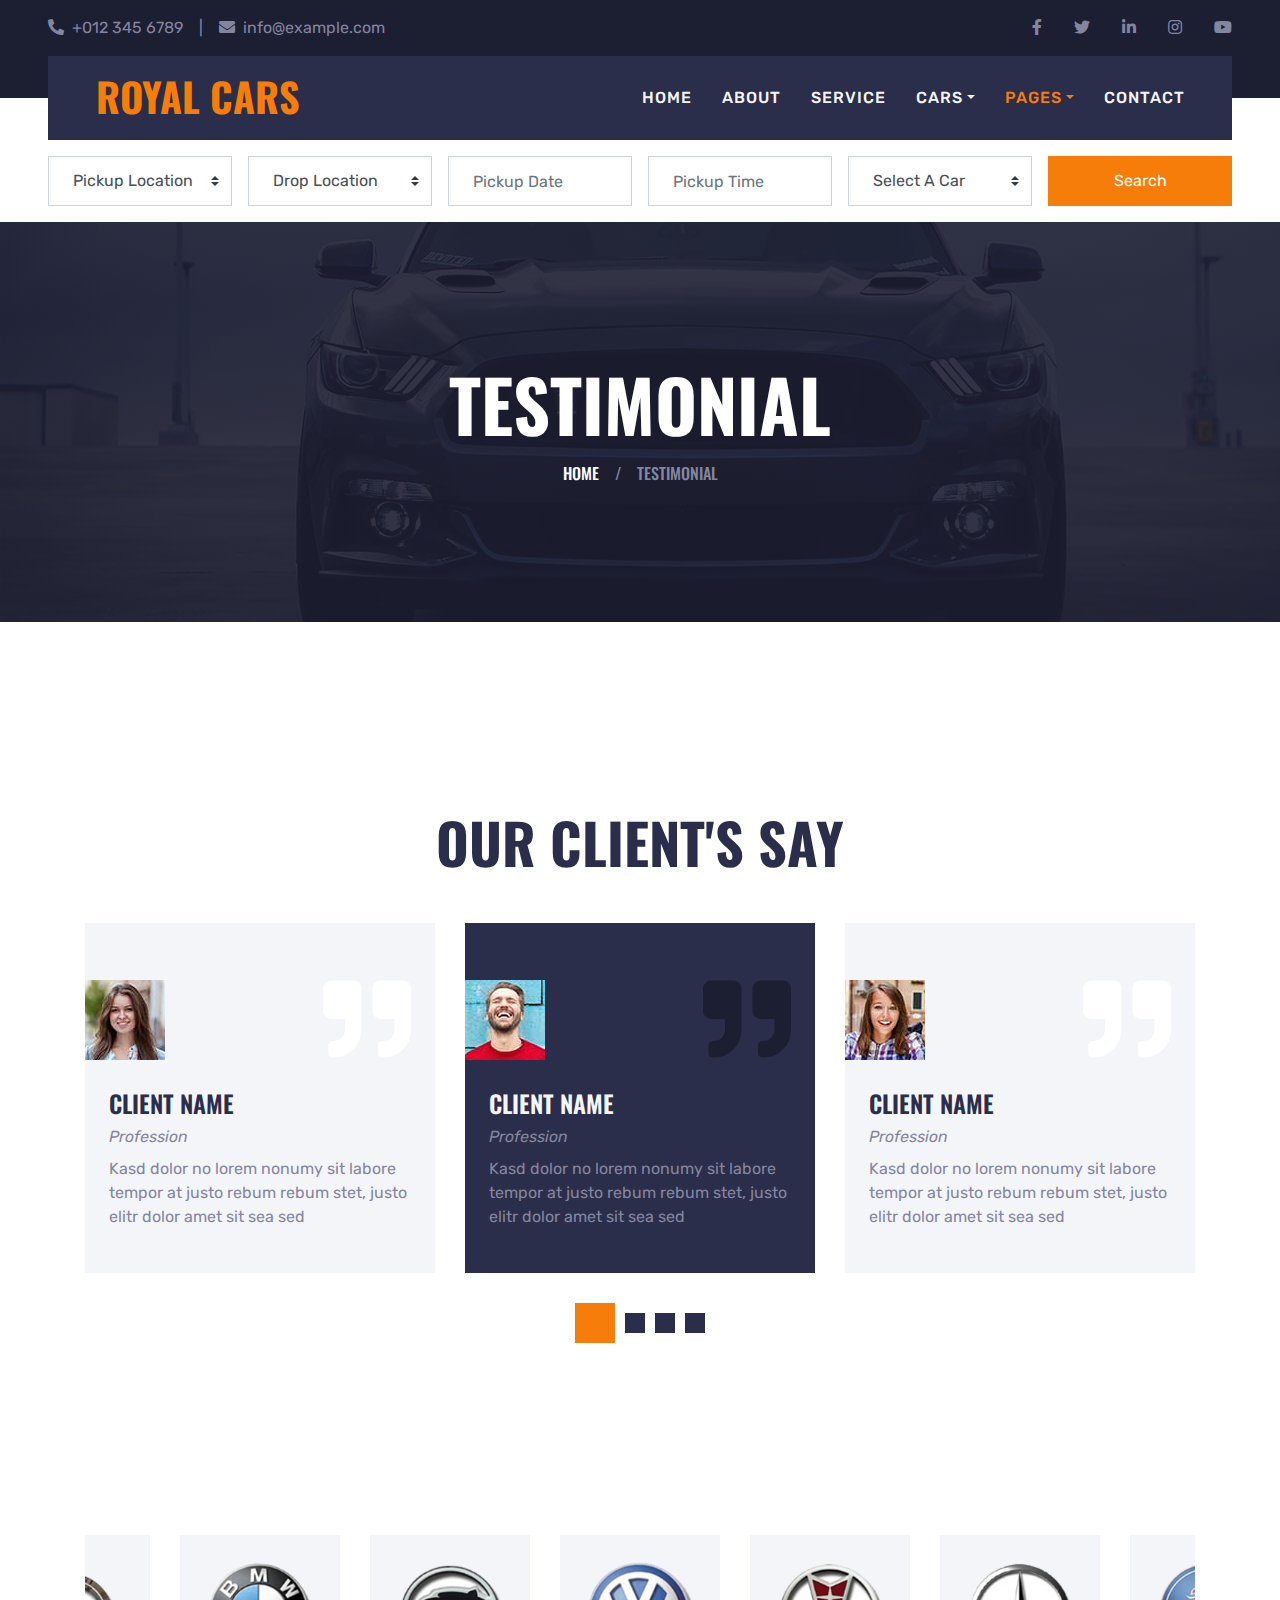
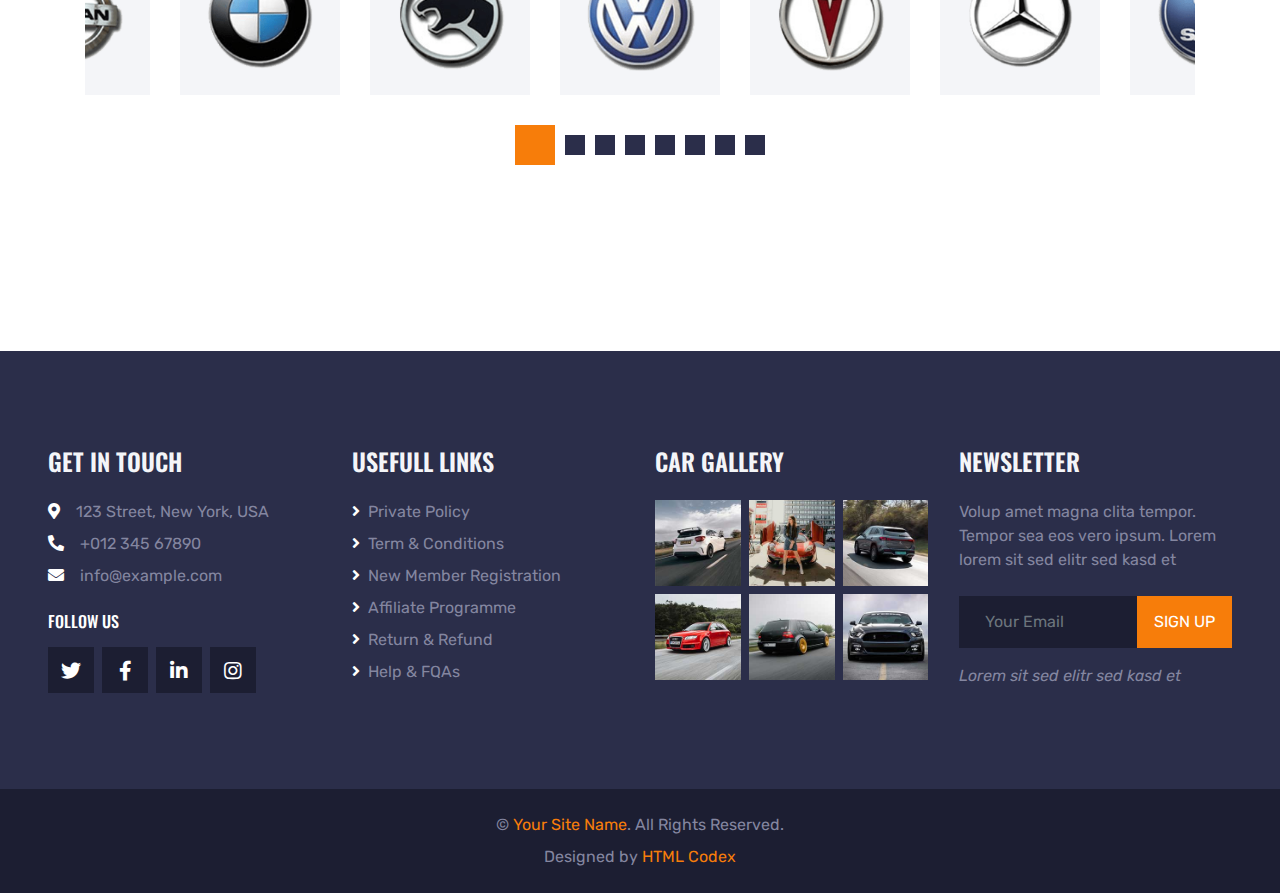
<file: testimonial.html>
<!DOCTYPE html>
<html lang="en">

<head>
    <meta charset="utf-8">
    <title>ROYAL CARS - Car Rental HTML Template</title>
    <meta content="width=device-width, initial-scale=1.0" name="viewport">
    <meta content="Free HTML Templates" name="keywords">
    <meta content="Free HTML Templates" name="description">

    <!-- Favicon -->
    <link href="img/favicon.ico" rel="icon">

    <!-- Google Web Fonts -->
    <link rel="preconnect" href="https://fonts.gstatic.com">
    <link href="https://fonts.googleapis.com/css2?family=Oswald:wght@400;500;600;700&family=Rubik&display=swap" rel="stylesheet"> 

    <!-- Font Awesome -->
    <link href="https://cdnjs.cloudflare.com/ajax/libs/font-awesome/5.15.0/css/all.min.css" rel="stylesheet">

    <!-- Libraries Stylesheet -->
    <link href="lib/owlcarousel/assets/owl.carousel.min.css" rel="stylesheet">
    <link href="lib/tempusdominus/css/tempusdominus-bootstrap-4.min.css" rel="stylesheet" />

    <!-- Customized Bootstrap Stylesheet -->
    <link href="css/bootstrap.min.css" rel="stylesheet">

    <!-- Template Stylesheet -->
    <link href="css/style.css" rel="stylesheet">
</head>

<body>
    <!-- Topbar Start -->
    <div class="container-fluid bg-dark py-3 px-lg-5 d-none d-lg-block">
        <div class="row">
            <div class="col-md-6 text-center text-lg-left mb-2 mb-lg-0">
                <div class="d-inline-flex align-items-center">
                    <a class="text-body pr-3" href=""><i class="fa fa-phone-alt mr-2"></i>+012 345 6789</a>
                    <span class="text-body">|</span>
                    <a class="text-body px-3" href=""><i class="fa fa-envelope mr-2"></i>info@example.com</a>
                </div>
            </div>
            <div class="col-md-6 text-center text-lg-right">
                <div class="d-inline-flex align-items-center">
                    <a class="text-body px-3" href="">
                        <i class="fab fa-facebook-f"></i>
                    </a>
                    <a class="text-body px-3" href="">
                        <i class="fab fa-twitter"></i>
                    </a>
                    <a class="text-body px-3" href="">
                        <i class="fab fa-linkedin-in"></i>
                    </a>
                    <a class="text-body px-3" href="">
                        <i class="fab fa-instagram"></i>
                    </a>
                    <a class="text-body pl-3" href="">
                        <i class="fab fa-youtube"></i>
                    </a>
                </div>
            </div>
        </div>
    </div>
    <!-- Topbar End -->


    <!-- Navbar Start -->
    <div class="container-fluid position-relative nav-bar p-0">
        <div class="position-relative px-lg-5" style="z-index: 9;">
            <nav class="navbar navbar-expand-lg bg-secondary navbar-dark py-3 py-lg-0 pl-3 pl-lg-5">
                <a href="" class="navbar-brand">
                    <h1 class="text-uppercase text-primary mb-1">Royal Cars</h1>
                </a>
                <button type="button" class="navbar-toggler" data-toggle="collapse" data-target="#navbarCollapse">
                    <span class="navbar-toggler-icon"></span>
                </button>
                <div class="collapse navbar-collapse justify-content-between px-3" id="navbarCollapse">
                    <div class="navbar-nav ml-auto py-0">
                        <a href="index.html" class="nav-item nav-link">Home</a>
                        <a href="about.html" class="nav-item nav-link">About</a>
                        <a href="service.html" class="nav-item nav-link">Service</a>
                        <div class="nav-item dropdown">
                            <a href="#" class="nav-link dropdown-toggle" data-toggle="dropdown">Cars</a>
                            <div class="dropdown-menu rounded-0 m-0">
                                <a href="car.html" class="dropdown-item">Car Listing</a>
                                <a href="detail.html" class="dropdown-item">Car Detail</a>
                                <a href="booking.html" class="dropdown-item">Car Booking</a>
                            </div>
                        </div>
                        <div class="nav-item dropdown">
                            <a href="#" class="nav-link dropdown-toggle active" data-toggle="dropdown">Pages</a>
                            <div class="dropdown-menu rounded-0 m-0">
                                <a href="team.html" class="dropdown-item">The Team</a>
                                <a href="testimonial.html" class="dropdown-item active">Testimonial</a>
                            </div>
                        </div>
                        <a href="contact.html" class="nav-item nav-link">Contact</a>
                    </div>
                </div>
            </nav>
        </div>
    </div>
    <!-- Navbar End -->


    <!-- Search Start -->
    <div class="container-fluid bg-white pt-3 px-lg-5">
        <div class="row mx-n2">
            <div class="col-xl-2 col-lg-4 col-md-6 px-2">
                <select class="custom-select px-4 mb-3" style="height: 50px;">
                    <option selected>Pickup Location</option>
                    <option value="1">Location 1</option>
                    <option value="2">Location 2</option>
                    <option value="3">Location 3</option>
                </select>
            </div>
            <div class="col-xl-2 col-lg-4 col-md-6 px-2">
                <select class="custom-select px-4 mb-3" style="height: 50px;">
                    <option selected>Drop Location</option>
                    <option value="1">Location 1</option>
                    <option value="2">Location 2</option>
                    <option value="3">Location 3</option>
                </select>
            </div>
            <div class="col-xl-2 col-lg-4 col-md-6 px-2">
                <div class="date mb-3" id="date" data-target-input="nearest">
                    <input type="text" class="form-control p-4 datetimepicker-input" placeholder="Pickup Date"
                        data-target="#date" data-toggle="datetimepicker" />
                </div>
            </div>
            <div class="col-xl-2 col-lg-4 col-md-6 px-2">
                <div class="time mb-3" id="time" data-target-input="nearest">
                    <input type="text" class="form-control p-4 datetimepicker-input" placeholder="Pickup Time"
                        data-target="#time" data-toggle="datetimepicker" />
                </div>
            </div>
            <div class="col-xl-2 col-lg-4 col-md-6 px-2">
                <select class="custom-select px-4 mb-3" style="height: 50px;">
                    <option selected>Select A Car</option>
                    <option value="1">Car 1</option>
                    <option value="2">Car 1</option>
                    <option value="3">Car 1</option>
                </select>
            </div>
            <div class="col-xl-2 col-lg-4 col-md-6 px-2">
                <button class="btn btn-primary btn-block mb-3" type="submit" style="height: 50px;">Search</button>
            </div>
        </div>
    </div>
    <!-- Search End -->


    <!-- Page Header Start -->
    <div class="container-fluid page-header">
        <h1 class="display-3 text-uppercase text-white mb-3">Testimonial</h1>
        <div class="d-inline-flex text-white">
            <h6 class="text-uppercase m-0"><a class="text-white" href="">Home</a></h6>
            <h6 class="text-body m-0 px-3">/</h6>
            <h6 class="text-uppercase text-body m-0">Testimonial</h6>
        </div>
    </div>
    <!-- Page Header Start -->


    <!-- Testimonial Start -->
    <div class="container-fluid py-5">
        <div class="container py-5">
            <h1 class="display-4 text-uppercase text-center mb-5">Our Client's Say</h1>
            <div class="owl-carousel testimonial-carousel">
                <div class="testimonial-item d-flex flex-column justify-content-center px-4">
                    <div class="d-flex align-items-center justify-content-between mb-3">
                        <img class="img-fluid ml-n4" src="img/testimonial-1.jpg" alt="">
                        <h1 class="display-2 text-white m-0 fa fa-quote-right"></h1>
                    </div>
                    <h4 class="text-uppercase mb-2">Client Name</h4>
                    <i class="mb-2">Profession</i>
                    <p class="m-0">Kasd dolor no lorem nonumy sit labore tempor at justo rebum rebum stet, justo elitr dolor amet sit sea sed</p>
                </div>
                <div class="testimonial-item d-flex flex-column justify-content-center px-4">
                    <div class="d-flex align-items-center justify-content-between mb-3">
                        <img class="img-fluid ml-n4" src="img/testimonial-2.jpg" alt="">
                        <h1 class="display-2 text-white m-0 fa fa-quote-right"></h1>
                    </div>
                    <h4 class="text-uppercase mb-2">Client Name</h4>
                    <i class="mb-2">Profession</i>
                    <p class="m-0">Kasd dolor no lorem nonumy sit labore tempor at justo rebum rebum stet, justo elitr dolor amet sit sea sed</p>
                </div>
                <div class="testimonial-item d-flex flex-column justify-content-center px-4">
                    <div class="d-flex align-items-center justify-content-between mb-3">
                        <img class="img-fluid ml-n4" src="img/testimonial-3.jpg" alt="">
                        <h1 class="display-2 text-white m-0 fa fa-quote-right"></h1>
                    </div>
                    <h4 class="text-uppercase mb-2">Client Name</h4>
                    <i class="mb-2">Profession</i>
                    <p class="m-0">Kasd dolor no lorem nonumy sit labore tempor at justo rebum rebum stet, justo elitr dolor amet sit sea sed</p>
                </div>
                <div class="testimonial-item d-flex flex-column justify-content-center px-4">
                    <div class="d-flex align-items-center justify-content-between mb-3">
                        <img class="img-fluid ml-n4" src="img/testimonial-4.jpg" alt="">
                        <h1 class="display-2 text-white m-0 fa fa-quote-right"></h1>
                    </div>
                    <h4 class="text-uppercase mb-2">Client Name</h4>
                    <i class="mb-2">Profession</i>
                    <p class="m-0">Kasd dolor no lorem nonumy sit labore tempor at justo rebum rebum stet, justo elitr dolor amet sit sea sed</p>
                </div>
            </div>
        </div>
    </div>
    <!-- Testimonial End -->


    <!-- Vendor Start -->
    <div class="container-fluid py-5">
        <div class="container py-5">
            <div class="owl-carousel vendor-carousel">
                <div class="bg-light p-4">
                    <img src="img/vendor-1.png" alt="">
                </div>
                <div class="bg-light p-4">
                    <img src="img/vendor-2.png" alt="">
                </div>
                <div class="bg-light p-4">
                    <img src="img/vendor-3.png" alt="">
                </div>
                <div class="bg-light p-4">
                    <img src="img/vendor-4.png" alt="">
                </div>
                <div class="bg-light p-4">
                    <img src="img/vendor-5.png" alt="">
                </div>
                <div class="bg-light p-4">
                    <img src="img/vendor-6.png" alt="">
                </div>
                <div class="bg-light p-4">
                    <img src="img/vendor-7.png" alt="">
                </div>
                <div class="bg-light p-4">
                    <img src="img/vendor-8.png" alt="">
                </div>
            </div>
        </div>
    </div>
    <!-- Vendor End -->


    <!-- Footer Start -->
    <div class="container-fluid bg-secondary py-5 px-sm-3 px-md-5" style="margin-top: 90px;">
        <div class="row pt-5">
            <div class="col-lg-3 col-md-6 mb-5">
                <h4 class="text-uppercase text-light mb-4">Get In Touch</h4>
                <p class="mb-2"><i class="fa fa-map-marker-alt text-white mr-3"></i>123 Street, New York, USA</p>
                <p class="mb-2"><i class="fa fa-phone-alt text-white mr-3"></i>+012 345 67890</p>
                <p><i class="fa fa-envelope text-white mr-3"></i>info@example.com</p>
                <h6 class="text-uppercase text-white py-2">Follow Us</h6>
                <div class="d-flex justify-content-start">
                    <a class="btn btn-lg btn-dark btn-lg-square mr-2" href="#"><i class="fab fa-twitter"></i></a>
                    <a class="btn btn-lg btn-dark btn-lg-square mr-2" href="#"><i class="fab fa-facebook-f"></i></a>
                    <a class="btn btn-lg btn-dark btn-lg-square mr-2" href="#"><i class="fab fa-linkedin-in"></i></a>
                    <a class="btn btn-lg btn-dark btn-lg-square" href="#"><i class="fab fa-instagram"></i></a>
                </div>
            </div>
            <div class="col-lg-3 col-md-6 mb-5">
                <h4 class="text-uppercase text-light mb-4">Usefull Links</h4>
                <div class="d-flex flex-column justify-content-start">
                    <a class="text-body mb-2" href="#"><i class="fa fa-angle-right text-white mr-2"></i>Private Policy</a>
                    <a class="text-body mb-2" href="#"><i class="fa fa-angle-right text-white mr-2"></i>Term & Conditions</a>
                    <a class="text-body mb-2" href="#"><i class="fa fa-angle-right text-white mr-2"></i>New Member Registration</a>
                    <a class="text-body mb-2" href="#"><i class="fa fa-angle-right text-white mr-2"></i>Affiliate Programme</a>
                    <a class="text-body mb-2" href="#"><i class="fa fa-angle-right text-white mr-2"></i>Return & Refund</a>
                    <a class="text-body" href="#"><i class="fa fa-angle-right text-white mr-2"></i>Help & FQAs</a>
                </div>
            </div>
            <div class="col-lg-3 col-md-6 mb-5">
                <h4 class="text-uppercase text-light mb-4">Car Gallery</h4>
                <div class="row mx-n1">
                    <div class="col-4 px-1 mb-2">
                        <a href=""><img class="w-100" src="img/gallery-1.jpg" alt=""></a>
                    </div>
                    <div class="col-4 px-1 mb-2">
                        <a href=""><img class="w-100" src="img/gallery-2.jpg" alt=""></a>
                    </div>
                    <div class="col-4 px-1 mb-2">
                        <a href=""><img class="w-100" src="img/gallery-3.jpg" alt=""></a>
                    </div>
                    <div class="col-4 px-1 mb-2">
                        <a href=""><img class="w-100" src="img/gallery-4.jpg" alt=""></a>
                    </div>
                    <div class="col-4 px-1 mb-2">
                        <a href=""><img class="w-100" src="img/gallery-5.jpg" alt=""></a>
                    </div>
                    <div class="col-4 px-1 mb-2">
                        <a href=""><img class="w-100" src="img/gallery-6.jpg" alt=""></a>
                    </div>
                </div>
            </div>
            <div class="col-lg-3 col-md-6 mb-5">
                <h4 class="text-uppercase text-light mb-4">Newsletter</h4>
                <p class="mb-4">Volup amet magna clita tempor. Tempor sea eos vero ipsum. Lorem lorem sit sed elitr sed kasd et</p>
                <div class="w-100 mb-3">
                    <div class="input-group">
                        <input type="text" class="form-control bg-dark border-dark" style="padding: 25px;" placeholder="Your Email">
                        <div class="input-group-append">
                            <button class="btn btn-primary text-uppercase px-3">Sign Up</button>
                        </div>
                    </div>
                </div>
                <i>Lorem sit sed elitr sed kasd et</i>
            </div>
        </div>
    </div>
    <div class="container-fluid bg-dark py-4 px-sm-3 px-md-5">
        <p class="mb-2 text-center text-body">&copy; <a href="#">Your Site Name</a>. All Rights Reserved.</p>
		
		<!--/*** This template is free as long as you keep the footer author’s credit link/attribution link/backlink. If you'd like to use the template without the footer author’s credit link/attribution link/backlink, you can purchase the Credit Removal License from "https://htmlcodex.com/credit-removal". Thank you for your support. ***/-->					
        <p class="m-0 text-center text-body">Designed by <a href="https://htmlcodex.com">HTML Codex</a></p>
    </div>
    <!-- Footer End -->


    <!-- Back to Top -->
    <a href="#" class="btn btn-lg btn-primary btn-lg-square back-to-top"><i class="fa fa-angle-double-up"></i></a>


    <!-- JavaScript Libraries -->
    <script src="https://code.jquery.com/jquery-3.4.1.min.js"></script>
    <script src="https://stackpath.bootstrapcdn.com/bootstrap/4.4.1/js/bootstrap.bundle.min.js"></script>
    <script src="lib/easing/easing.min.js"></script>
    <script src="lib/waypoints/waypoints.min.js"></script>
    <script src="lib/owlcarousel/owl.carousel.min.js"></script>
    <script src="lib/tempusdominus/js/moment.min.js"></script>
    <script src="lib/tempusdominus/js/moment-timezone.min.js"></script>
    <script src="lib/tempusdominus/js/tempusdominus-bootstrap-4.min.js"></script>

    <!-- Template Javascript -->
    <script src="js/main.js"></script>
</body>

</html>
</file>
<file: css/style.css>
/********** Template CSS **********/
:root {
    --primary: #F77D0A;
    --secondary: #2B2E4A;
    --light: #F4F5F8;
    --dark: #1C1E32;
}

h1,
h2,
.font-weight-bold {
    font-weight: 700 !important;
}

h3,
h4,
.font-weight-semi-bold {
    font-weight: 600 !important;
}

h5,
h6,
.font-weight-medium {
    font-weight: 500 !important;
}

.btn-square {
    width: 36px;
    height: 36px;
}

.btn-sm-square {
    width: 28px;
    height: 28px;
}

.btn-lg-square {
    width: 46px;
    height: 46px;
}

.btn-square,
.btn-sm-square,
.btn-lg-square {
    padding-left: 0;
    padding-right: 0;
    text-align: center;
}

.back-to-top {
    position: fixed;
    display: none;
    right: 30px;
    bottom: 30px;
    z-index: 99;
}

.nav-bar::before {
    position: absolute;
    content: "";
    width: 100%;
    height: 50%;
    top: 0;
    left: 0;
    background: var(--dark);
}

.nav-bar::after {
    position: absolute;
    content: "";
    width: 100%;
    height: 50%;
    bottom: 0;
    left: 0;
    background: #ffffff;
}

.navbar-dark .navbar-nav .nav-link {
    padding: 30px 15px;
    font-size: 16px;
    font-weight: 500;
    letter-spacing: 1px;
    text-transform: uppercase;
    color: var(--light);
    outline: none;
}

.navbar-dark .navbar-nav .nav-link:hover,
.navbar-dark .navbar-nav .nav-link.active {
    color: var(--primary);
}

@media (max-width: 991.98px) {
    .navbar-dark .navbar-nav .nav-link  {
        padding: 10px 15px;
    }
}

.carousel-caption {
    top: 0;
    left: 0;
    right: 0;
    bottom: 0;
    background: rgba(28, 30, 50, .7);
    z-index: 1;
}

@media (max-width: 576px) {
    .carousel-caption h4 {
        font-size: 18px;
        font-weight: 500 !important;
    }

    .carousel-caption h1 {
        font-size: 30px;
        font-weight: 600 !important;
    }
}

.page-header {
    height: 400px;
    margin-bottom: 90px;
    display: flex;
    flex-direction: column;
    align-items: center;
    justify-content: center;
    background: linear-gradient(rgba(28, 30, 50, .9), rgba(28, 30, 50, .9)), url(../img/bg-banner.jpg);
    background-attachment: fixed;
}

@media (max-width: 991.98px) {
    .page-header {
        height: 300px;
    }
}

.service-item {
    height: 320px;
    background: var(--light);
    transition: .5s;
}

.service-item:hover,
.service-item.active {
    background: var(--secondary);
}

.service-item h1,
.service-item h4 {
    transition: .5s;
}

.service-item:hover h1,
.service-item.active h1 {
    color: var(--dark) !important;
}

.service-item:hover h4,
.service-item.active h4 {
    color: var(--light);
}

.rent-item {
    padding: 30px;
    text-align: center;
    background: var(--light);
    transition: .5s;
}

.rent-item:hover,
.rent-item.active {
    background: var(--secondary);
}

.rent-item h4 {
    transition: .5s;
}

.rent-item:hover h4,
.rent-item.active h4 {
    color: var(--light);
}

.team-item {
    padding: 30px 30px 0 30px;
    text-align: center;
    background: var(--light);
    transition: .5s;
}

.team-item:hover,
.owl-item.center .team-item {
    background: var(--secondary);
}

.team-item h4 {
    transition: .5s;
}

.owl-item.center .team-item h4,
.owl-item.center .rent-item h4 {
    color: var(--light);
}

.team-item .team-social {
    top: 0;
    left: 0;
    opacity: 0;
    transition: .5s;
    background: var(--light);
}

.owl-item.center .team-item .team-social,
.owl-item.center .rent-item {
    background: var(--secondary);
}

.team-item:hover .team-social {
    opacity: 1;
    background: var(--secondary);
}

.team-carousel .owl-nav,
.related-carousel .owl-nav {
    position: absolute;
    width: 100%;
    height: 60px;
    top: calc(50% - 30px);
    left: 0;
    display: flex;
    justify-content: space-between;
    z-index: 1;
}

.team-carousel .owl-nav .owl-prev,
.team-carousel .owl-nav .owl-next,
.related-carousel .owl-nav .owl-prev,
.related-carousel .owl-nav .owl-next {
    position: relative;
    width: 60px;
    height: 60px;
    display: flex;
    align-items: center;
    justify-content: center;
    color: #FFFFFF;
    background: var(--primary);
    font-size: 22px;
    transition: .5s;
}

.team-carousel .owl-nav .owl-prev:hover,
.team-carousel .owl-nav .owl-next:hover,
.related-carousel .owl-nav .owl-prev:hover,
.related-carousel .owl-nav .owl-next:hover {
    background: var(--secondary);
}

.vendor-carousel .owl-dots,
.testimonial-carousel .owl-dots {
    margin-top: 30px;
    display: flex;
    align-items: center;
    justify-content: center;
}

.vendor-carousel .owl-dot,
.testimonial-carousel .owl-dot {
    position: relative;
    display: inline-block;
    margin: 0 5px;
    width: 20px;
    height: 20px;
    background: var(--secondary);
    transition: .5s;
}

.vendor-carousel .owl-dot.active,
.testimonial-carousel .owl-dot.active {
    width: 40px;
    height: 40px;
    background: var(--primary);
}

.testimonial-carousel .owl-item img {
    width: 80px;
    height: 80px;
}

.testimonial-carousel .owl-item .testimonial-item {
    height: 350px;
    transition: .5s;
    background: var(--light);
}

.testimonial-carousel .owl-item.center .testimonial-item {
    background: var(--secondary);
}

.testimonial-carousel .owl-item .testimonial-item h1,
.testimonial-carousel .owl-item .testimonial-item h4 {
    transition: .5s;
}

.testimonial-carousel .owl-item.center .testimonial-item h1 {
    color: var(--dark) !important;
}

.testimonial-carousel .owl-item.center .testimonial-item h4 {
    color: var(--light);
}

.bg-banner {
    background: linear-gradient(rgba(28, 30, 50, .9), rgba(28, 30, 50, .9)), url(../img/bg-banner.jpg);
    background-attachment: fixed;
}
</file>
